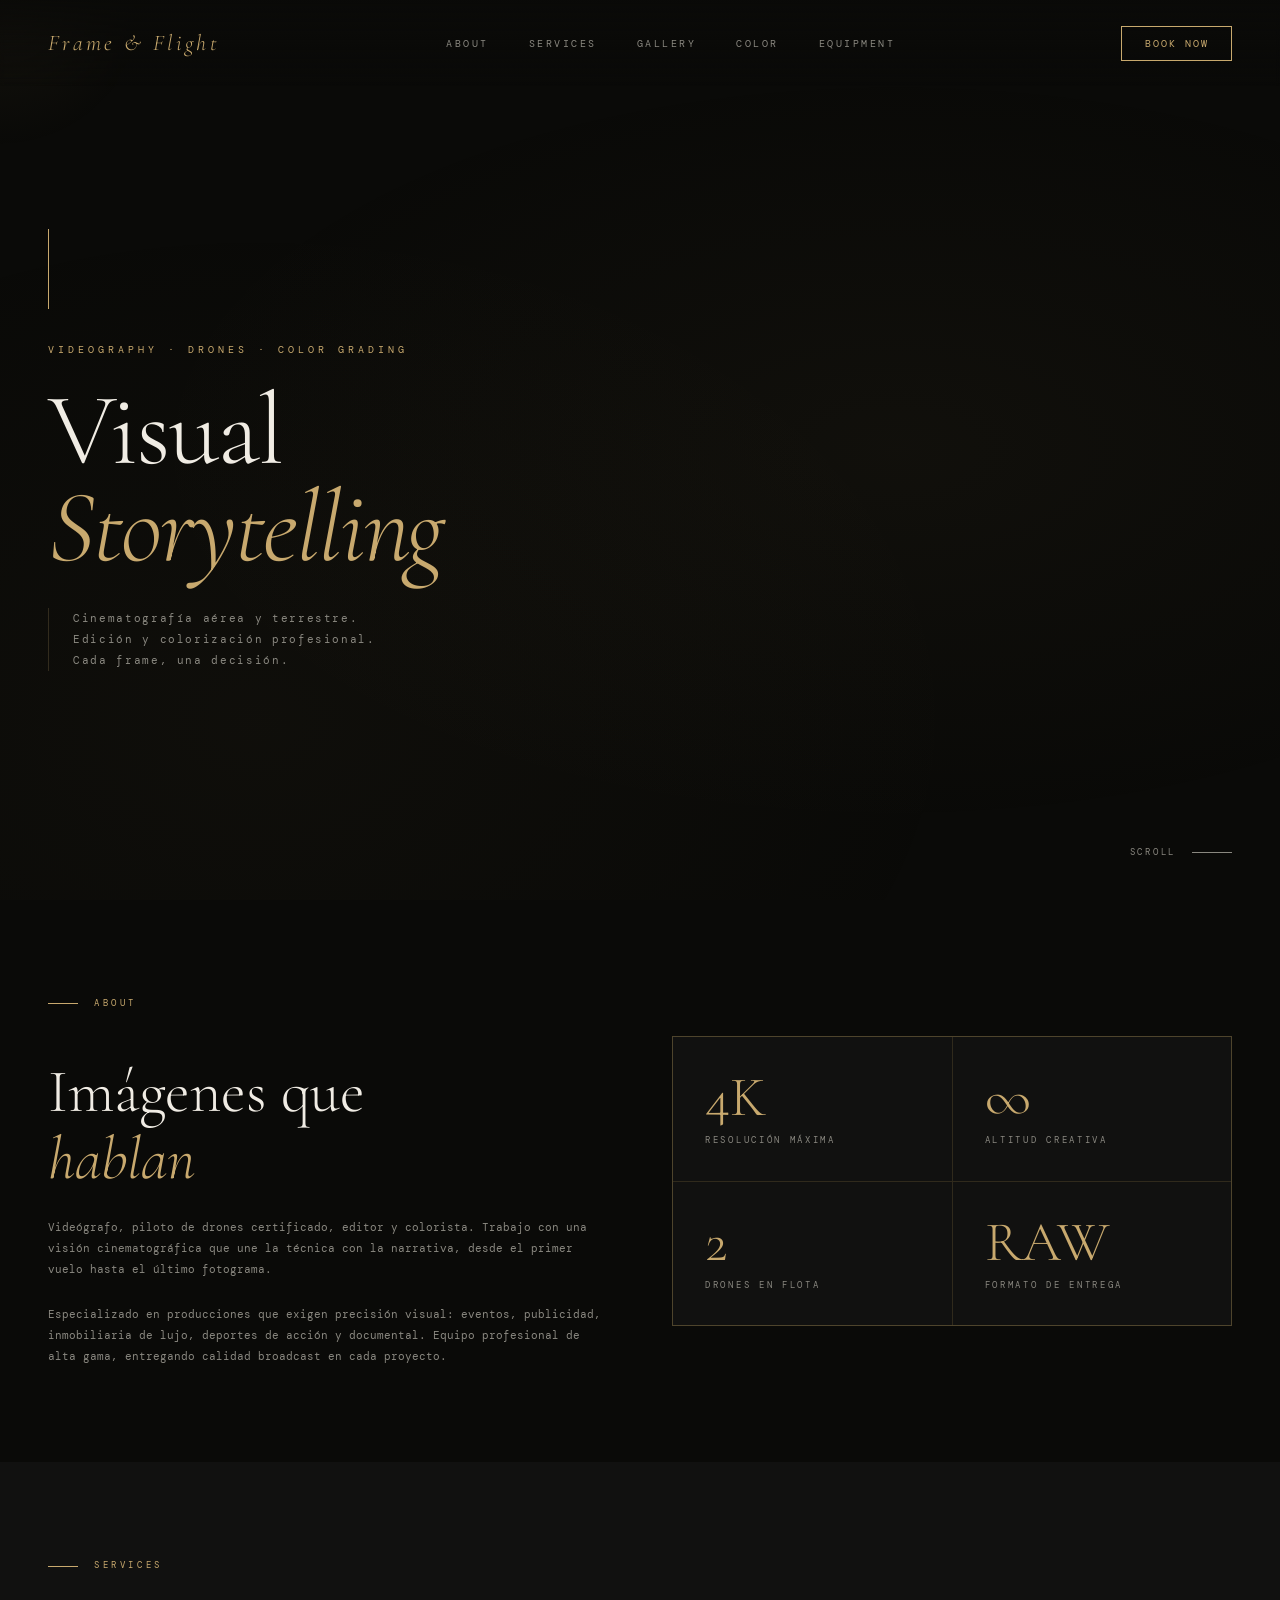
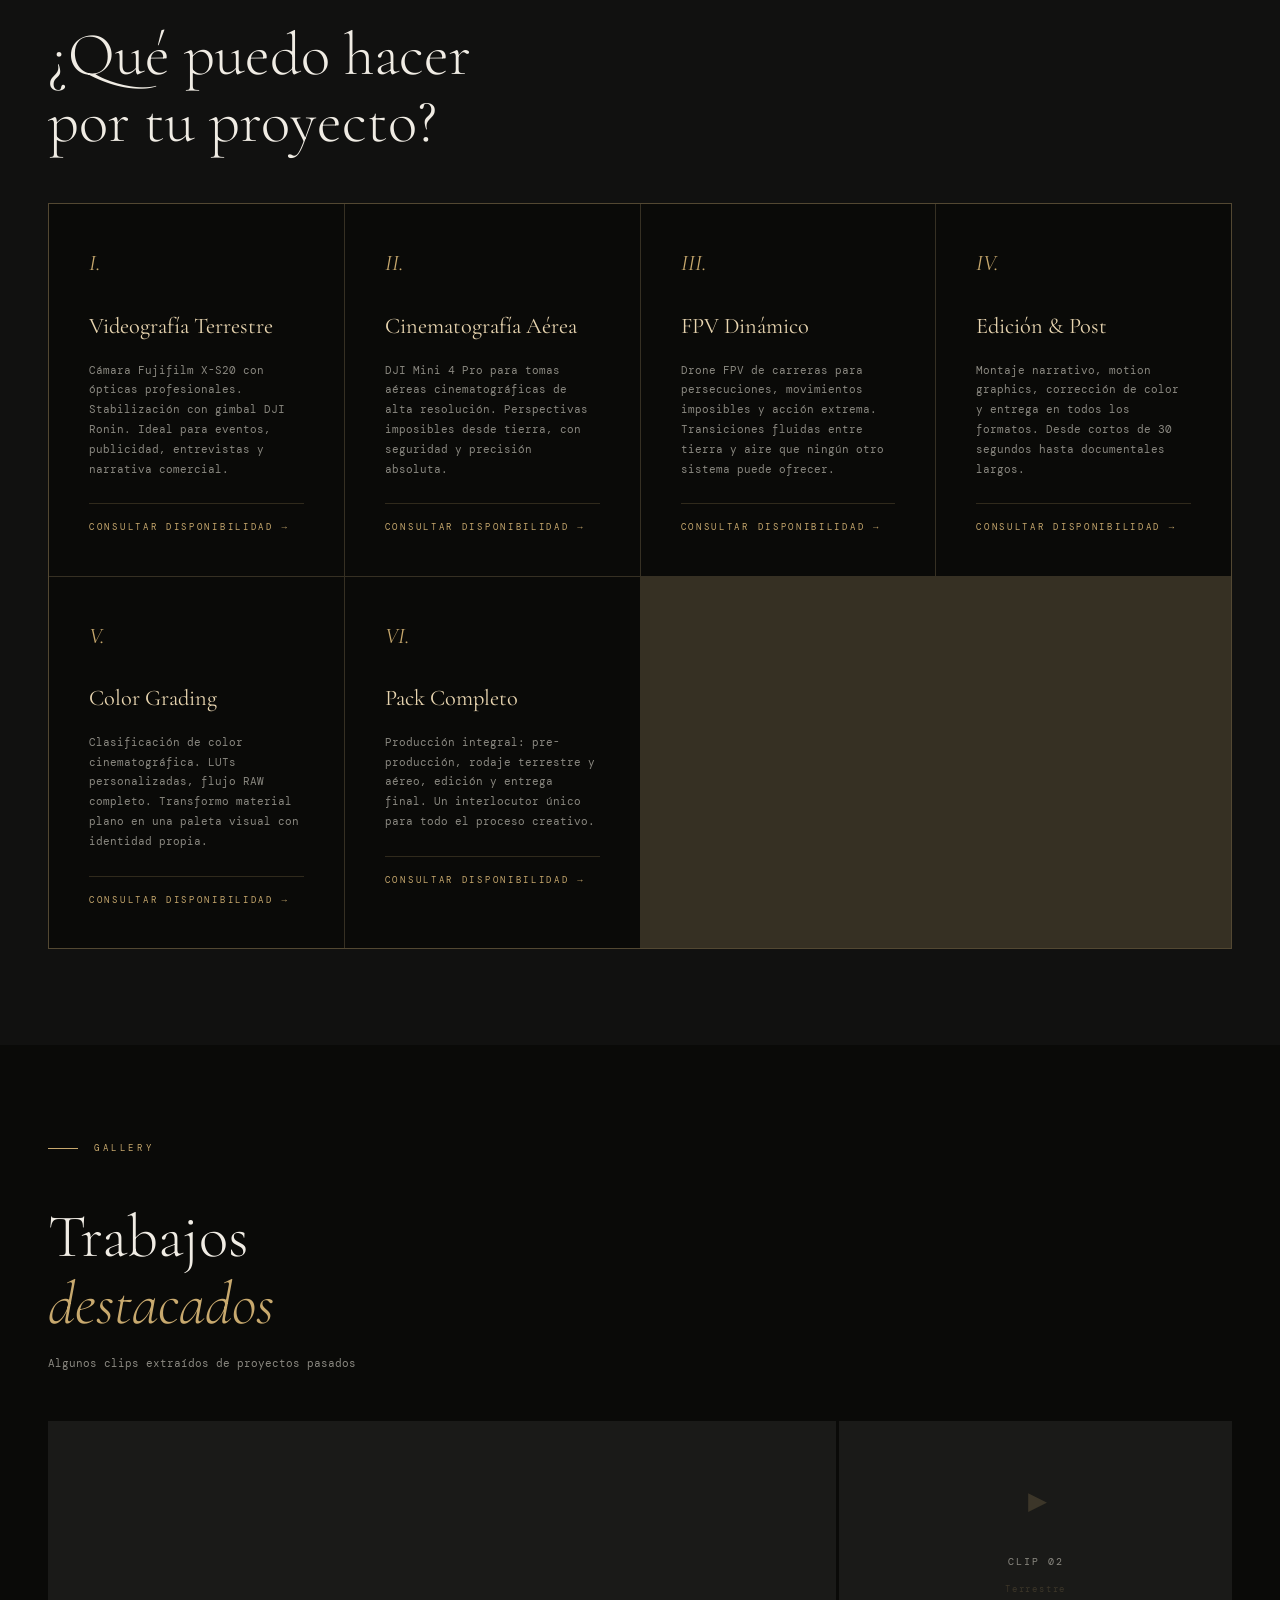
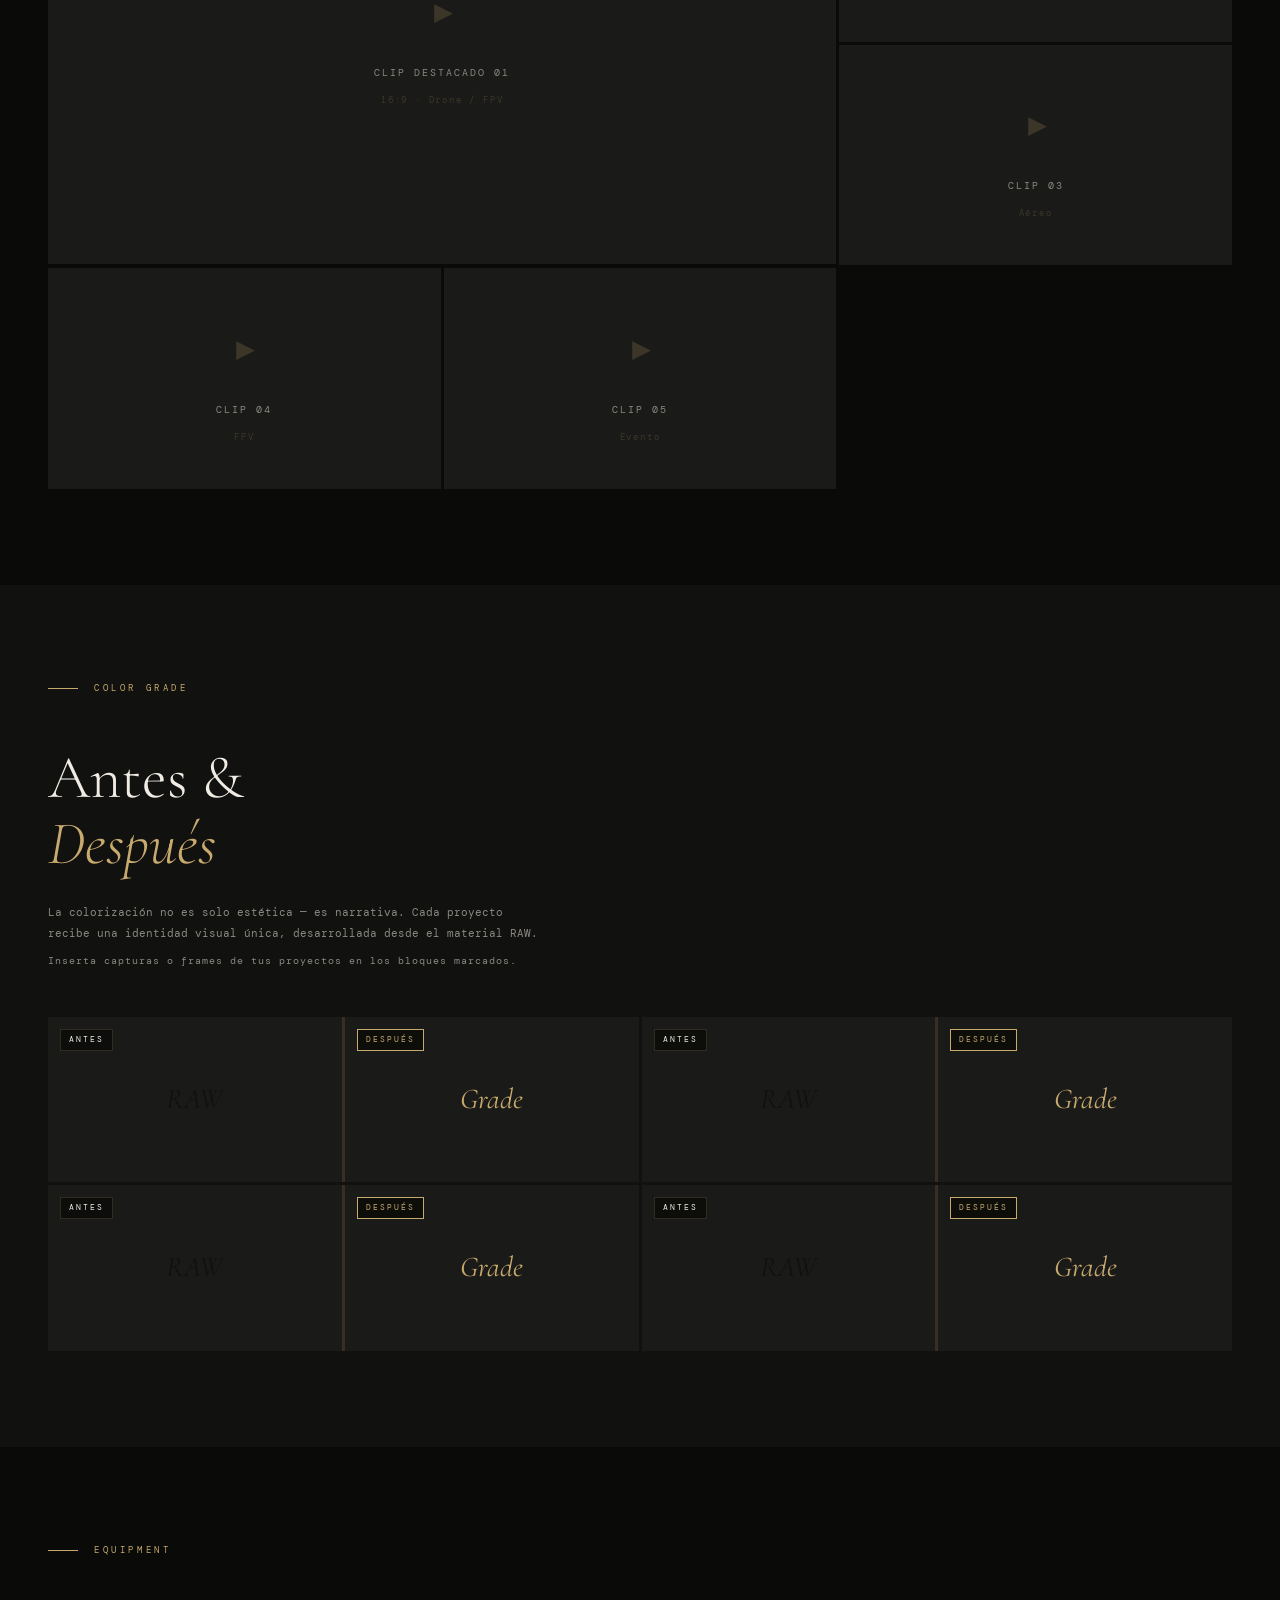
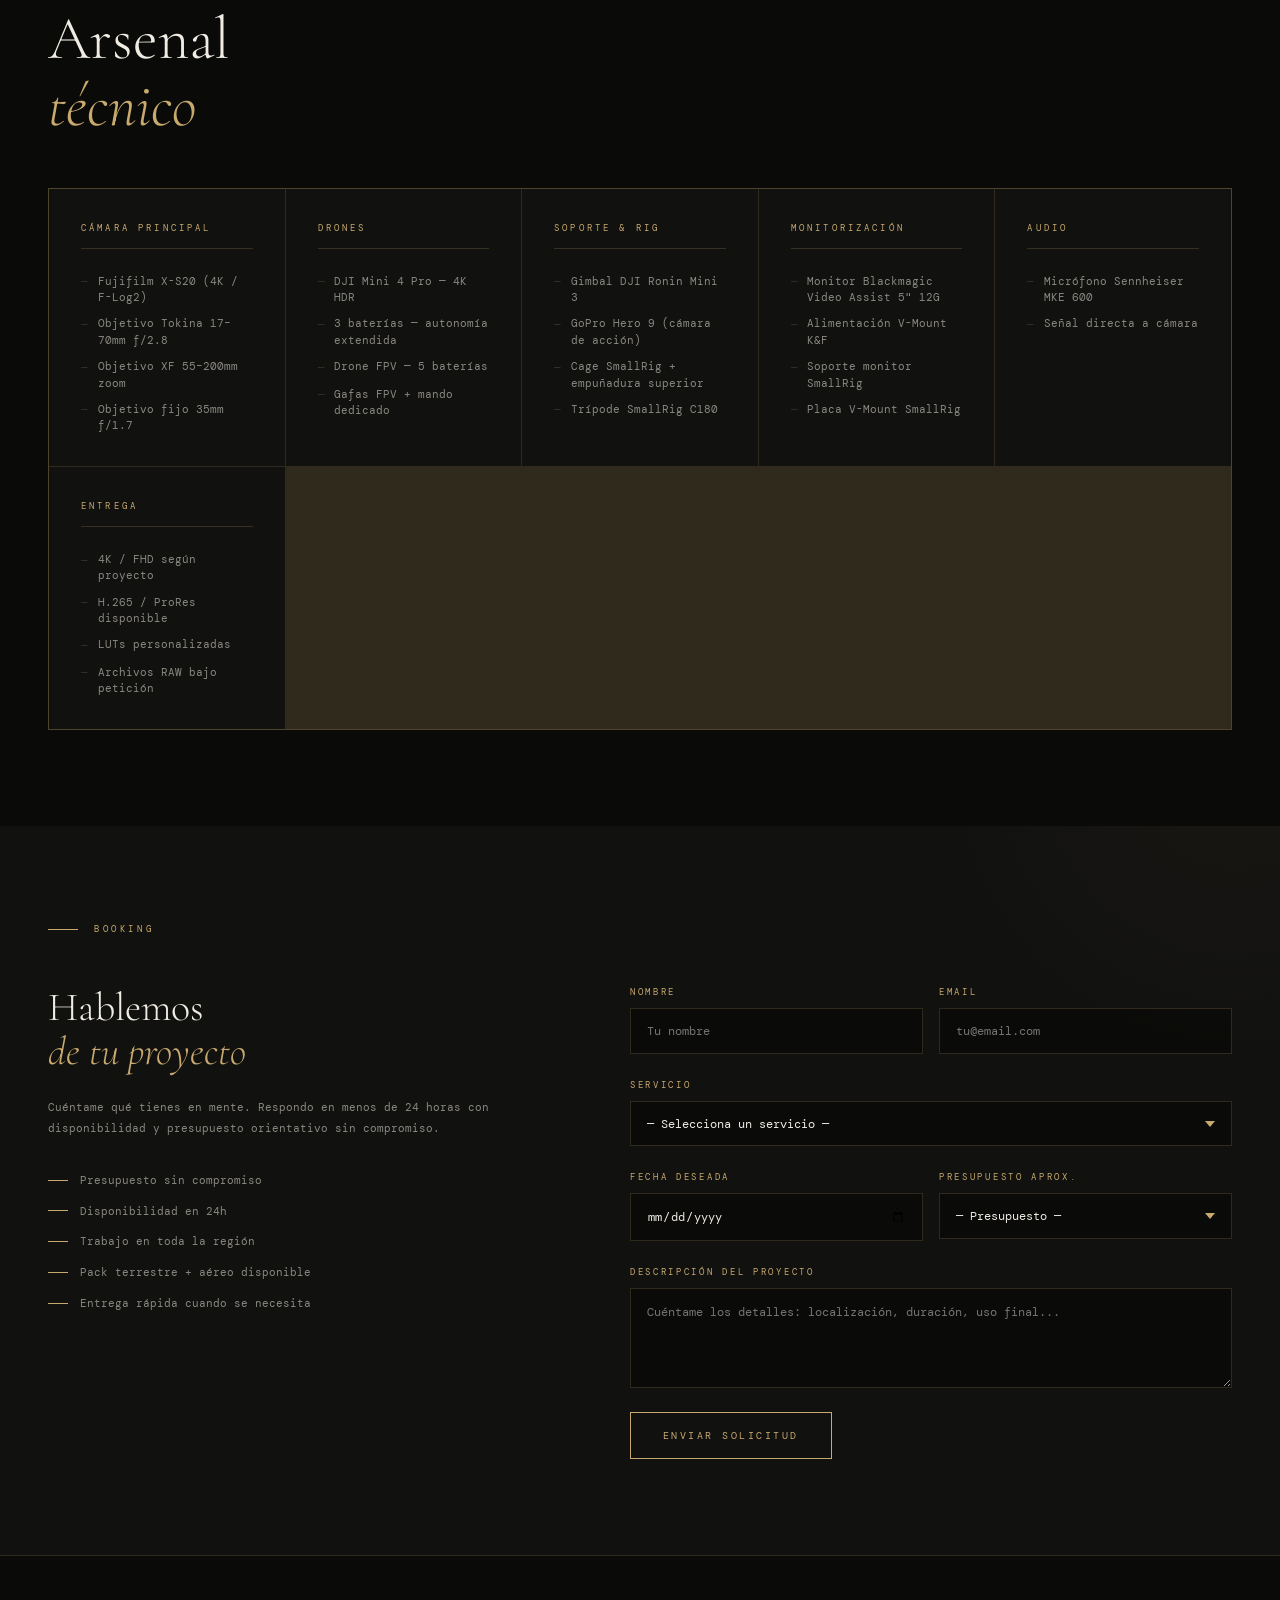
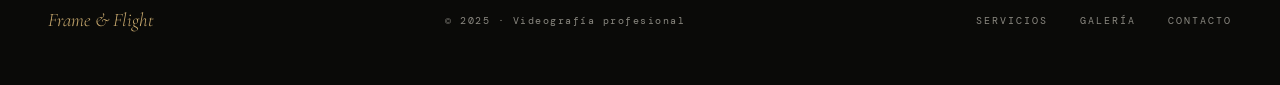
<file: .github/workflows/index.html>
<!DOCTYPE html>
<html lang="es">
<head>
<meta charset="UTF-8">
<meta name="viewport" content="width=device-width, initial-scale=1.0">
<title>Portfolio — Laurelli_Production</title>
<link rel="preconnect" href="https://fonts.googleapis.com">
<link href="https://fonts.googleapis.com/css2?family=Cormorant+Garamond:ital,wght@0,300;0,400;0,600;1,300;1,400&family=DM+Mono:wght@300;400&display=swap" rel="stylesheet">

<style>
  :root {
    --bg: #0a0a08;
    --surface: #111110;
    --surface2: #1a1a18;
    --accent: #c8a96e;
    --accent2: #e8d5b0;
    --text: #f0ece4;
    --muted: #8a8880;
    --border: rgba(200,169,110,0.2);
    --font-display: 'Cormorant Garamond', serif;
    --font-mono: 'DM Mono', monospace;
  }

  * { margin: 0; padding: 0; box-sizing: border-box; }

  html { scroll-behavior: smooth; }

  body {
    background: var(--bg);
    color: var(--text);
    font-family: var(--font-mono);
    font-size: 13px;
    line-height: 1.7;
    cursor: crosshair;
  }

  a { color: inherit; text-decoration: none; }

  /* NAV */
  nav {
    position: fixed;
    top: 0; left: 0; right: 0;
    z-index: 100;
    display: flex;
    justify-content: space-between;
    align-items: center;
    padding: 1.5rem 3rem;
    background: linear-gradient(to bottom, rgba(10,10,8,0.95), transparent);
    backdrop-filter: blur(2px);
  }

  .nav-logo {
    font-family: var(--font-display);
    font-size: 1.4rem;
    font-weight: 300;
    letter-spacing: 0.15em;
    color: var(--accent);
    font-style: italic;
  }

  .nav-links {
    display: flex;
    gap: 2.5rem;
    list-style: none;
  }

  .nav-links a {
    font-size: 10px;
    letter-spacing: 0.25em;
    text-transform: uppercase;
    color: var(--muted);
    transition: color 0.3s;
  }

  .nav-links a:hover { color: var(--accent); }

  .nav-cta {
    font-size: 10px;
    letter-spacing: 0.2em;
    text-transform: uppercase;
    border: 1px solid var(--accent);
    color: var(--accent);
    padding: 0.5rem 1.4rem;
    transition: all 0.3s;
    cursor: pointer;
  }

  .nav-cta:hover {
    background: var(--accent);
    color: var(--bg);
  }

  /* HERO */
  #hero {
    height: 100vh;
    display: flex;
    flex-direction: column;
    justify-content: center;
    align-items: flex-start;
    padding: 0 3rem;
    position: relative;
    overflow: hidden;
  }

  .hero-bg {
    position: absolute;
    inset: 0;
    background:
      radial-gradient(ellipse at 70% 50%, rgba(200,169,110,0.04) 0%, transparent 60%),
      radial-gradient(ellipse at 20% 80%, rgba(200,169,110,0.03) 0%, transparent 50%);
  }

  .hero-line {
    width: 1px;
    height: 80px;
    background: var(--accent);
    margin-bottom: 2rem;
    animation: growLine 1.5s ease forwards;
  }

  @keyframes growLine {
    from { height: 0; opacity: 0; }
    to { height: 80px; opacity: 1; }
  }

  .hero-eyebrow {
    font-size: 10px;
    letter-spacing: 0.4em;
    text-transform: uppercase;
    color: var(--accent);
    margin-bottom: 1.5rem;
    animation: fadeUp 1s ease 0.3s both;
  }

  .hero-title {
    font-family: var(--font-display);
    font-size: clamp(3.5rem, 8vw, 7rem);
    font-weight: 300;
    line-height: 0.95;
    letter-spacing: -0.02em;
    margin-bottom: 2rem;
    animation: fadeUp 1s ease 0.5s both;
  }

  .hero-title em {
    font-style: italic;
    color: var(--accent);
    display: block;
  }

  .hero-sub {
    color: var(--muted);
    font-size: 11px;
    letter-spacing: 0.15em;
    max-width: 340px;
    line-height: 1.9;
    animation: fadeUp 1s ease 0.7s both;
    border-left: 1px solid var(--border);
    padding-left: 1.5rem;
  }

  .hero-scroll {
    position: absolute;
    bottom: 2.5rem;
    right: 3rem;
    font-size: 9px;
    letter-spacing: 0.3em;
    text-transform: uppercase;
    color: var(--muted);
    display: flex;
    align-items: center;
    gap: 1rem;
    animation: fadeUp 1s ease 1s both;
  }

  .hero-scroll::after {
    content: '';
    display: block;
    width: 40px;
    height: 1px;
    background: var(--muted);
  }

  @keyframes fadeUp {
    from { opacity: 0; transform: translateY(20px); }
    to { opacity: 1; transform: translateY(0); }
  }

  /* SECTIONS */
  section {
    padding: 6rem 3rem;
  }

  .section-label {
    font-size: 9px;
    letter-spacing: 0.4em;
    text-transform: uppercase;
    color: var(--accent);
    margin-bottom: 3rem;
    display: flex;
    align-items: center;
    gap: 1rem;
  }

  .section-label::before {
    content: '';
    display: block;
    width: 30px;
    height: 1px;
    background: var(--accent);
  }

  .section-title {
    font-family: var(--font-display);
    font-size: clamp(2.2rem, 5vw, 3.8rem);
    font-weight: 300;
    line-height: 1.1;
    margin-bottom: 1.5rem;
  }

  /* ABOUT */
  #about {
    display: grid;
    grid-template-columns: 1fr 1fr;
    gap: 4rem;
    align-items: center;
  }

  .about-stats {
    display: grid;
    grid-template-columns: 1fr 1fr;
    gap: 1px;
    background: var(--border);
    border: 1px solid var(--border);
  }

  .stat {
    background: var(--surface);
    padding: 2rem;
  }

  .stat-num {
    font-family: var(--font-display);
    font-size: 3.5rem;
    font-weight: 300;
    color: var(--accent);
    line-height: 1;
    display: block;
  }

  .stat-label {
    font-size: 9px;
    letter-spacing: 0.3em;
    text-transform: uppercase;
    color: var(--muted);
    margin-top: 0.5rem;
    display: block;
  }

  /* SERVICES */
  #services {
    background: var(--surface);
  }

  .services-grid {
    display: grid;
    grid-template-columns: repeat(auto-fit, minmax(240px, 1fr));
    gap: 1px;
    background: var(--border);
    border: 1px solid var(--border);
    margin-top: 3rem;
  }

  .service-card {
    background: var(--bg);
    padding: 2.5rem;
    transition: background 0.3s;
    cursor: default;
  }

  .service-card:hover { background: var(--surface2); }

  .service-icon {
    font-size: 1.4rem;
    margin-bottom: 1.5rem;
    display: block;
    font-family: var(--font-display);
    color: var(--accent);
    font-style: italic;
  }

  .service-title {
    font-family: var(--font-display);
    font-size: 1.4rem;
    font-weight: 400;
    margin-bottom: 1rem;
    color: var(--accent2);
  }

  .service-desc {
    color: var(--muted);
    font-size: 11px;
    line-height: 1.8;
    margin-bottom: 1.5rem;
  }

  .service-price {
    font-size: 9px;
    letter-spacing: 0.3em;
    text-transform: uppercase;
    color: var(--accent);
    border-top: 1px solid var(--border);
    padding-top: 1rem;
  }

  /* GALLERY */
  #gallery .gallery-grid {
    display: grid;
    grid-template-columns: repeat(3, 1fr);
    gap: 3px;
    margin-top: 3rem;
  }

  .gallery-item {
    aspect-ratio: 16/9;
    background: var(--surface2);
    position: relative;
    overflow: hidden;
    cursor: pointer;
    group: true;
  }

  .gallery-item:first-child {
    grid-column: span 2;
    grid-row: span 2;
  }

  .gallery-placeholder {
    width: 100%;
    height: 100%;
    display: flex;
    flex-direction: column;
    align-items: center;
    justify-content: center;
    gap: 0.75rem;
    background: var(--surface2);
    transition: transform 0.5s ease;
  }

  .gallery-item:hover .gallery-placeholder {
    transform: scale(1.03);
  }

  .gallery-placeholder video {
    width: 100%;
    height: 100%;
    object-fit: cover;
    position: absolute;
    inset: 0;
  }

  .gallery-overlay {
    position: absolute;
    inset: 0;
    background: linear-gradient(to top, rgba(10,10,8,0.8) 0%, transparent 50%);
    display: flex;
    align-items: flex-end;
    padding: 1.5rem;
    opacity: 0;
    transition: opacity 0.3s;
  }

  .gallery-item:hover .gallery-overlay { opacity: 1; }

  .gallery-label {
    font-size: 9px;
    letter-spacing: 0.25em;
    text-transform: uppercase;
    color: var(--accent);
  }

  .gallery-empty {
    color: var(--muted);
    font-size: 10px;
    letter-spacing: 0.2em;
    text-transform: uppercase;
    text-align: center;
  }

  .gallery-empty-icon {
    font-family: var(--font-display);
    font-size: 2.5rem;
    color: var(--border);
    display: block;
    margin-bottom: 0.5rem;
    font-style: italic;
  }

  /* COLOR GRADE */
  #colorgrade {
    background: var(--surface);
  }

  .compare-grid {
    display: grid;
    grid-template-columns: 1fr 1fr;
    gap: 3px;
    margin-top: 3rem;
  }

  .compare-pair {
    background: var(--border);
    display: grid;
    grid-template-columns: 1fr 1fr;
    gap: 3px;
  }

  .compare-frame {
    aspect-ratio: 16/9;
    background: var(--surface2);
    position: relative;
    display: flex;
    align-items: center;
    justify-content: center;
    overflow: hidden;
  }

  .compare-badge {
    position: absolute;
    top: 0.75rem;
    left: 0.75rem;
    font-size: 8px;
    letter-spacing: 0.25em;
    text-transform: uppercase;
    padding: 3px 8px;
    background: rgba(10,10,8,0.8);
    border: 1px solid var(--border);
  }

  .compare-badge.after { border-color: var(--accent); color: var(--accent); }

  .frame-icon {
    font-family: var(--font-display);
    font-size: 1.8rem;
    font-style: italic;
    color: var(--surface);
  }

  /* EQUIPMENT */
  #equipment {
    background: var(--bg);
  }

  .equipment-grid {
    display: grid;
    grid-template-columns: repeat(auto-fit, minmax(200px, 1fr));
    gap: 1px;
    background: var(--border);
    border: 1px solid var(--border);
    margin-top: 3rem;
  }

  .equip-category {
    background: var(--surface);
    padding: 2rem;
  }

  .equip-cat-title {
    font-size: 9px;
    letter-spacing: 0.35em;
    text-transform: uppercase;
    color: var(--accent);
    margin-bottom: 1.5rem;
    padding-bottom: 0.75rem;
    border-bottom: 1px solid var(--border);
  }

  .equip-list {
    list-style: none;
    display: flex;
    flex-direction: column;
    gap: 0.6rem;
  }

  .equip-list li {
    font-size: 11px;
    color: var(--muted);
    display: flex;
    align-items: flex-start;
    gap: 0.6rem;
    line-height: 1.5;
  }

  .equip-list li::before {
    content: '—';
    color: var(--border);
    flex-shrink: 0;
    margin-top: 0.1rem;
  }

  /* BOOKING */
  #booking {
    background: var(--surface);
    position: relative;
    overflow: hidden;
  }

  #booking::before {
    content: '';
    position: absolute;
    top: -50%;
    right: -20%;
    width: 600px;
    height: 600px;
    border-radius: 50%;
    background: radial-gradient(circle, rgba(200,169,110,0.04) 0%, transparent 70%);
    pointer-events: none;
  }

  .booking-layout {
    display: grid;
    grid-template-columns: 1fr 1.2fr;
    gap: 5rem;
    align-items: start;
  }

  .booking-info p {
    color: var(--muted);
    font-size: 11px;
    line-height: 1.9;
    margin-bottom: 2rem;
  }

  .booking-info ul {
    list-style: none;
    display: flex;
    flex-direction: column;
    gap: 0.75rem;
  }

  .booking-info li {
    font-size: 11px;
    color: var(--muted);
    display: flex;
    align-items: center;
    gap: 0.75rem;
  }

  .booking-info li::before {
    content: '';
    width: 20px;
    height: 1px;
    background: var(--accent);
    flex-shrink: 0;
  }

  .booking-form {
    display: flex;
    flex-direction: column;
    gap: 1.5rem;
  }

  .form-group {
    display: flex;
    flex-direction: column;
    gap: 0.5rem;
  }

  .form-group label {
    font-size: 9px;
    letter-spacing: 0.3em;
    text-transform: uppercase;
    color: var(--accent);
  }

  .form-group input,
  .form-group select,
  .form-group textarea {
    background: var(--bg);
    border: 1px solid var(--border);
    color: var(--text);
    padding: 0.85rem 1rem;
    font-family: var(--font-mono);
    font-size: 12px;
    outline: none;
    transition: border-color 0.3s;
    appearance: none;
    -webkit-appearance: none;
  }

  .form-group select {
    background-image: url("data:image/svg+xml,%3Csvg xmlns='http://www.w3.org/2000/svg' width='10' height='6' viewBox='0 0 10 6'%3E%3Cpath d='M0 0l5 6 5-6z' fill='%23c8a96e'/%3E%3C/svg%3E");
    background-repeat: no-repeat;
    background-position: right 1rem center;
    padding-right: 2.5rem;
  }

  .form-group select option {
    background: var(--bg);
    color: var(--text);
  }

  .form-group input:focus,
  .form-group select:focus,
  .form-group textarea:focus {
    border-color: var(--accent);
  }

  .form-group textarea {
    resize: vertical;
    min-height: 100px;
    line-height: 1.7;
  }

  .form-row {
    display: grid;
    grid-template-columns: 1fr 1fr;
    gap: 1rem;
  }

  .btn-submit {
    background: transparent;
    border: 1px solid var(--accent);
    color: var(--accent);
    padding: 1rem 2rem;
    font-family: var(--font-mono);
    font-size: 10px;
    letter-spacing: 0.25em;
    text-transform: uppercase;
    cursor: pointer;
    transition: all 0.3s;
    align-self: flex-start;
  }

  .btn-submit:hover {
    background: var(--accent);
    color: var(--bg);
  }

  /* FOOTER */
  footer {
    padding: 3rem;
    border-top: 1px solid var(--border);
    display: flex;
    justify-content: space-between;
    align-items: center;
  }

  footer .foot-logo {
    font-family: var(--font-display);
    font-size: 1.2rem;
    font-weight: 300;
    font-style: italic;
    color: var(--accent);
  }

  footer p {
    font-size: 10px;
    color: var(--muted);
    letter-spacing: 0.15em;
  }

  footer nav {
    position: static;
    padding: 0;
    background: transparent;
    backdrop-filter: none;
    gap: 2rem;
  }

  footer nav a {
    font-size: 10px;
    letter-spacing: 0.2em;
    text-transform: uppercase;
    color: var(--muted);
    transition: color 0.3s;
  }

  footer nav a:hover { color: var(--accent); }

  /* MODAL */
  .modal-overlay {
    display: none;
    position: fixed;
    inset: 0;
    background: rgba(10,10,8,0.92);
    z-index: 200;
    align-items: center;
    justify-content: center;
    backdrop-filter: blur(4px);
  }

  .modal-overlay.open { display: flex; }

  .modal {
    background: var(--surface);
    border: 1px solid var(--border);
    max-width: 480px;
    width: 90%;
    padding: 3rem;
    position: relative;
    animation: fadeUp 0.3s ease;
  }

  .modal h3 {
    font-family: var(--font-display);
    font-size: 1.8rem;
    font-weight: 300;
    color: var(--accent2);
    margin-bottom: 0.75rem;
  }

  .modal p {
    color: var(--muted);
    font-size: 11px;
    line-height: 1.8;
    margin-bottom: 2rem;
  }

  .modal-close {
    position: absolute;
    top: 1.5rem;
    right: 1.5rem;
    background: none;
    border: none;
    color: var(--muted);
    font-size: 1.2rem;
    cursor: pointer;
    font-family: var(--font-mono);
    transition: color 0.3s;
  }

  .modal-close:hover { color: var(--accent); }

  .success-msg {
    display: none;
    align-items: center;
    gap: 1rem;
    padding: 1rem 1.25rem;
    border: 1px solid var(--accent);
    font-size: 11px;
    color: var(--accent);
    letter-spacing: 0.1em;
    margin-top: 1rem;
  }

  .success-msg.show { display: flex; }

  /* RESPONSIVE */
  @media (max-width: 900px) {
    nav { padding: 1.25rem 1.5rem; }
    .nav-links { display: none; }
    section { padding: 4rem 1.5rem; }
    #about { grid-template-columns: 1fr; }
    .gallery-grid { grid-template-columns: 1fr 1fr !important; }
    .gallery-item:first-child { grid-column: span 2; grid-row: span 1; }
    .compare-grid { grid-template-columns: 1fr; }
    .booking-layout { grid-template-columns: 1fr; gap: 3rem; }
    .form-row { grid-template-columns: 1fr; }
    footer { flex-direction: column; gap: 1.5rem; text-align: center; }
  }

  /* CURSOR GLOW */
  .cursor-glow {
    position: fixed;
    width: 300px;
    height: 300px;
    background: radial-gradient(circle, rgba(200,169,110,0.06) 0%, transparent 70%);
    border-radius: 50%;
    pointer-events: none;
    transform: translate(-50%, -50%);
    z-index: 0;
    transition: opacity 0.3s;
  }
</style>
</head>
<body>

<div class="cursor-glow" id="cursorGlow"></div>

<!-- NAV -->
<nav>
  <div class="nav-logo">Frame & Flight</div>
  <ul class="nav-links">
    <li><a href="#about">About</a></li>
    <li><a href="#services">Services</a></li>
    <li><a href="#gallery">Gallery</a></li>
    <li><a href="#colorgrade">Color</a></li>
    <li><a href="#equipment">Equipment</a></li>
  </ul>
  <a href="#booking" class="nav-cta">Book Now</a>
</nav>

<!-- HERO -->
<section id="hero">
  <div class="hero-bg"></div>
  <div class="hero-line"></div>
  <div class="hero-eyebrow">Videography · Drones · Color Grading</div>
  <h1 class="hero-title">
    Visual<br>
    <em>Storytelling</em>
  </h1>
  <p class="hero-sub">
    Cinematografía aérea y terrestre.<br>
    Edición y colorización profesional.<br>
    Cada frame, una decisión.
  </p>
  <div class="hero-scroll">Scroll</div>
</section>

<!-- ABOUT -->
<section id="about">
  <div>
    <div class="section-label">About</div>
    <h2 class="section-title">Imágenes que<br><em style="font-style:italic; color:var(--accent)">hablan</em></h2>
    <p style="color:var(--muted); font-size:11px; line-height:1.9; margin-bottom:1.5rem;">
      Videógrafo, piloto de drones certificado, editor y colorista. Trabajo con una visión cinematográfica que une la técnica con la narrativa, desde el primer vuelo hasta el último fotograma.
    </p>
    <p style="color:var(--muted); font-size:11px; line-height:1.9;">
      Especializado en producciones que exigen precisión visual: eventos, publicidad, inmobiliaria de lujo, deportes de acción y documental. Equipo profesional de alta gama, entregando calidad broadcast en cada proyecto.
    </p>
  </div>
  <div class="about-stats">
    <div class="stat">
      <span class="stat-num">4K</span>
      <span class="stat-label">Resolución máxima</span>
    </div>
    <div class="stat">
      <span class="stat-num">∞</span>
      <span class="stat-label">Altitud creativa</span>
    </div>
    <div class="stat">
      <span class="stat-num">2</span>
      <span class="stat-label">Drones en flota</span>
    </div>
    <div class="stat">
      <span class="stat-num">RAW</span>
      <span class="stat-label">Formato de entrega</span>
    </div>
  </div>
</section>

<!-- SERVICES -->
<section id="services">
  <div class="section-label">Services</div>
  <h2 class="section-title">¿Qué puedo hacer<br>por tu proyecto?</h2>

  <div class="services-grid">
    <div class="service-card">
      <span class="service-icon">I.</span>
      <div class="service-title">Videografía Terrestre</div>
      <p class="service-desc">Cámara Fujifilm X-S20 con ópticas profesionales. Stabilización con gimbal DJI Ronin. Ideal para eventos, publicidad, entrevistas y narrativa comercial.</p>
      <div class="service-price">Consultar disponibilidad →</div>
    </div>
    <div class="service-card">
      <span class="service-icon">II.</span>
      <div class="service-title">Cinematografía Aérea</div>
      <p class="service-desc">DJI Mini 4 Pro para tomas aéreas cinematográficas de alta resolución. Perspectivas imposibles desde tierra, con seguridad y precisión absoluta.</p>
      <div class="service-price">Consultar disponibilidad →</div>
    </div>
    <div class="service-card">
      <span class="service-icon">III.</span>
      <div class="service-title">FPV Dinámico</div>
      <p class="service-desc">Drone FPV de carreras para persecuciones, movimientos imposibles y acción extrema. Transiciones fluidas entre tierra y aire que ningún otro sistema puede ofrecer.</p>
      <div class="service-price">Consultar disponibilidad →</div>
    </div>
    <div class="service-card">
      <span class="service-icon">IV.</span>
      <div class="service-title">Edición & Post</div>
      <p class="service-desc">Montaje narrativo, motion graphics, corrección de color y entrega en todos los formatos. Desde cortos de 30 segundos hasta documentales largos.</p>
      <div class="service-price">Consultar disponibilidad →</div>
    </div>
    <div class="service-card">
      <span class="service-icon">V.</span>
      <div class="service-title">Color Grading</div>
      <p class="service-desc">Clasificación de color cinematográfica. LUTs personalizadas, flujo RAW completo. Transformo material plano en una paleta visual con identidad propia.</p>
      <div class="service-price">Consultar disponibilidad →</div>
    </div>
    <div class="service-card">
      <span class="service-icon">VI.</span>
      <div class="service-title">Pack Completo</div>
      <p class="service-desc">Producción integral: pre-producción, rodaje terrestre y aéreo, edición y entrega final. Un interlocutor único para todo el proceso creativo.</p>
      <div class="service-price">Consultar disponibilidad →</div>
    </div>
  </div>
</section>

<!-- GALLERY -->
<section id="gallery">
  <div class="section-label">Gallery</div>
  <h2 class="section-title">Trabajos<br><em style="font-style:italic; color:var(--accent)">destacados</em></h2>
  <p style="color:var(--muted); font-size:11px; margin-bottom:0; margin-top:-0.5rem;">Algunos clips extraídos de proyectos pasados</p>

  <div class="gallery-grid">
    <div class="gallery-item">
      <div class="gallery-placeholder">
        <span class="gallery-empty-icon">▶</span>
        <span class="gallery-empty">Clip destacado 01</span>
        <span style="font-size:9px; color:var(--border); letter-spacing:0.2em;">16:9 · Drone / FPV</span>
      </div>
      <div class="gallery-overlay"><span class="gallery-label">Título del proyecto</span></div>
    </div>
    <div class="gallery-item">
      <div class="gallery-placeholder">
        <span class="gallery-empty-icon">▶</span>
        <span class="gallery-empty">Clip 02</span>
        <span style="font-size:9px; color:var(--border); letter-spacing:0.2em;">Terrestre</span>
      </div>
      <div class="gallery-overlay"><span class="gallery-label">Título del proyecto</span></div>
    </div>
    <div class="gallery-item">
      <div class="gallery-placeholder">
        <span class="gallery-empty-icon">▶</span>
        <span class="gallery-empty">Clip 03</span>
        <span style="font-size:9px; color:var(--border); letter-spacing:0.2em;">Aéreo</span>
      </div>
      <div class="gallery-overlay"><span class="gallery-label">Título del proyecto</span></div>
    </div>
    <div class="gallery-item">
      <div class="gallery-placeholder">
        <span class="gallery-empty-icon">▶</span>
        <span class="gallery-empty">Clip 04</span>
        <span style="font-size:9px; color:var(--border); letter-spacing:0.2em;">FPV</span>
      </div>
      <div class="gallery-overlay"><span class="gallery-label">Título del proyecto</span></div>
    </div>
    <div class="gallery-item">
      <div class="gallery-placeholder">
        <span class="gallery-empty-icon">▶</span>
        <span class="gallery-empty">Clip 05</span>
        <span style="font-size:9px; color:var(--border); letter-spacing:0.2em;">Evento</span>
      </div>
      <div class="gallery-overlay"><span class="gallery-label">Título del proyecto</span></div>
    </div>
  </div>
</section>

<!-- COLOR GRADE -->
<section id="colorgrade">
  <div class="section-label">Color Grade</div>
  <h2 class="section-title">Antes &<br><em style="font-style:italic; color:var(--accent)">Después</em></h2>
  <p style="color:var(--muted); font-size:11px; line-height:1.9; margin-bottom:0.5rem; max-width:500px;">
    La colorización no es solo estética — es narrativa. Cada proyecto recibe una identidad visual única, desarrollada desde el material RAW.
  </p>
  <p style="color:var(--muted); font-size:10px; letter-spacing:0.1em; margin-bottom:0;">Inserta capturas o frames de tus proyectos en los bloques marcados.</p>

  <div class="compare-grid">
    <div class="compare-pair">
      <div class="compare-frame">
        <span class="frame-icon">RAW</span>
        <span class="compare-badge">Antes</span>
      </div>
      <div class="compare-frame">
        <span class="frame-icon" style="color:var(--accent);">Grade</span>
        <span class="compare-badge after">Después</span>
      </div>
    </div>
    <div class="compare-pair">
      <div class="compare-frame">
        <span class="frame-icon">RAW</span>
        <span class="compare-badge">Antes</span>
      </div>
      <div class="compare-frame">
        <span class="frame-icon" style="color:var(--accent);">Grade</span>
        <span class="compare-badge after">Después</span>
      </div>
    </div>
    <div class="compare-pair">
      <div class="compare-frame">
        <span class="frame-icon">RAW</span>
        <span class="compare-badge">Antes</span>
      </div>
      <div class="compare-frame">
        <span class="frame-icon" style="color:var(--accent);">Grade</span>
        <span class="compare-badge after">Después</span>
      </div>
    </div>
    <div class="compare-pair">
      <div class="compare-frame">
        <span class="frame-icon">RAW</span>
        <span class="compare-badge">Antes</span>
      </div>
      <div class="compare-frame">
        <span class="frame-icon" style="color:var(--accent);">Grade</span>
        <span class="compare-badge after">Después</span>
      </div>
    </div>
  </div>
</section>

<!-- EQUIPMENT -->
<section id="equipment">
  <div class="section-label">Equipment</div>
  <h2 class="section-title">Arsenal<br><em style="font-style:italic; color:var(--accent)">técnico</em></h2>

  <div class="equipment-grid">
    <div class="equip-category">
      <div class="equip-cat-title">Cámara Principal</div>
      <ul class="equip-list">
        <li>Fujifilm X-S20 (4K / F-Log2)</li>
        <li>Objetivo Tokina 17–70mm f/2.8</li>
        <li>Objetivo XF 55–200mm zoom</li>
        <li>Objetivo fijo 35mm f/1.7</li>
      </ul>
    </div>
    <div class="equip-category">
      <div class="equip-cat-title">Drones</div>
      <ul class="equip-list">
        <li>DJI Mini 4 Pro — 4K HDR</li>
        <li>3 baterías — autonomía extendida</li>
        <li>Drone FPV — 5 baterías</li>
        <li>Gafas FPV + mando dedicado</li>
      </ul>
    </div>
    <div class="equip-category">
      <div class="equip-cat-title">Soporte & Rig</div>
      <ul class="equip-list">
        <li>Gimbal DJI Ronin Mini 3</li>
        <li>GoPro Hero 9 (cámara de acción)</li>
        <li>Cage SmallRig + empuñadura superior</li>
        <li>Trípode SmallRig C180</li>
      </ul>
    </div>
    <div class="equip-category">
      <div class="equip-cat-title">Monitorización</div>
      <ul class="equip-list">
        <li>Monitor Blackmagic Video Assist 5" 12G</li>
        <li>Alimentación V-Mount K&F</li>
        <li>Soporte monitor SmallRig</li>
        <li>Placa V-Mount SmallRig</li>
      </ul>
    </div>
    <div class="equip-category">
      <div class="equip-cat-title">Audio</div>
      <ul class="equip-list">
        <li>Micrófono Sennheiser MKE 600</li>
        <li>Señal directa a cámara</li>
      </ul>
    </div>
    <div class="equip-category">
      <div class="equip-cat-title">Entrega</div>
      <ul class="equip-list">
        <li>4K / FHD según proyecto</li>
        <li>H.265 / ProRes disponible</li>
        <li>LUTs personalizadas</li>
        <li>Archivos RAW bajo petición</li>
      </ul>
    </div>
  </div>
</section>

<!-- BOOKING -->
<section id="booking">
  <div class="section-label">Booking</div>
  <div class="booking-layout">
    <div class="booking-info">
      <h2 class="section-title" style="font-size:2.5rem;">Hablemos<br><em style="font-style:italic; color:var(--accent)">de tu proyecto</em></h2>
      <p>Cuéntame qué tienes en mente. Respondo en menos de 24 horas con disponibilidad y presupuesto orientativo sin compromiso.</p>
      <ul>
        <li>Presupuesto sin compromiso</li>
        <li>Disponibilidad en 24h</li>
        <li>Trabajo en toda la región</li>
        <li>Pack terrestre + aéreo disponible</li>
        <li>Entrega rápida cuando se necesita</li>
      </ul>
    </div>
    <div class="booking-form" id="bookingForm">
      <div class="form-row">
        <div class="form-group">
          <label>Nombre</label>
          <input type="text" placeholder="Tu nombre" id="f-name">
        </div>
        <div class="form-group">
          <label>Email</label>
          <input type="email" placeholder="tu@email.com" id="f-email">
        </div>
      </div>
      <div class="form-group">
        <label>Servicio</label>
        <select id="f-service">
          <option value="">— Selecciona un servicio —</option>
          <option>Videografía Terrestre</option>
          <option>Cinematografía Aérea (Mini 4 Pro)</option>
          <option>FPV Dinámico</option>
          <option>Edición & Post-producción</option>
          <option>Color Grading</option>
          <option>Pack Producción Completa</option>
        </select>
      </div>
      <div class="form-row">
        <div class="form-group">
          <label>Fecha deseada</label>
          <input type="date" id="f-date">
        </div>
        <div class="form-group">
          <label>Presupuesto aprox.</label>
          <select id="f-budget">
            <option value="">— Presupuesto —</option>
            <option>< 500 €</option>
            <option>500 – 1.000 €</option>
            <option>1.000 – 2.500 €</option>
            <option>2.500 – 5.000 €</option>
            <option>> 5.000 €</option>
          </select>
        </div>
      </div>
      <div class="form-group">
        <label>Descripción del proyecto</label>
        <textarea placeholder="Cuéntame los detalles: localización, duración, uso final..." id="f-msg"></textarea>
      </div>
      <button class="btn-submit" onclick="submitForm()">Enviar solicitud</button>
      <div class="success-msg" id="successMsg">
        <span style="color:var(--accent); font-size:1.2rem; font-family:var(--font-display); font-style:italic;">✓</span>
        Solicitud enviada — te respondo en menos de 24 horas.
      </div>
    </div>
  </div>
</section>

<!-- FOOTER -->
<footer>
  <div class="foot-logo">Frame & Flight</div>
  <p>© 2025 · Videografía profesional</p>
  <nav>
    <a href="#services">Servicios</a>
    <a href="#gallery">Galería</a>
    <a href="#booking">Contacto</a>
  </nav>
</footer>

<!-- MODAL -->
<div class="modal-overlay" id="modal">
  <div class="modal">
    <button class="modal-close" onclick="closeModal()">✕</button>
    <h3>Reserva enviada</h3>
    <p>Gracias por contactar. Revisaré tu solicitud y te responderé con disponibilidad y presupuesto orientativo en menos de 24 horas.</p>
    <button class="btn-submit" onclick="closeModal()">Cerrar</button>
  </div>
</div>

<script>
  document.addEventListener('mousemove', (e) => {
    const glow = document.getElementById('cursorGlow');
    glow.style.left = e.clientX + 'px';
    glow.style.top = e.clientY + 'px';
  });

  function submitForm() {
    const name = document.getElementById('f-name').value.trim();
    const email = document.getElementById('f-email').value.trim();
    const service = document.getElementById('f-service').value;

    if (!name || !email || !service) {
      alert('Por favor completa los campos obligatorios: nombre, email y servicio.');
      return;
    }

    document.getElementById('successMsg').classList.add('show');
    document.getElementById('modal').classList.add('open');
    document.getElementById('bookingForm').reset();
    document.getElementById('successMsg').classList.remove('show');
  }

  function closeModal() {
    document.getElementById('modal').classList.remove('open');
  }

  document.getElementById('modal').addEventListener('click', function(e) {
    if (e.target === this) closeModal();
  });

  const observer = new IntersectionObserver((entries) => {
    entries.forEach(entry => {
      if (entry.isIntersecting) {
        entry.target.style.opacity = '1';
        entry.target.style.transform = 'translateY(0)';
      }
    });
  }, { threshold: 0.1 });

  document.querySelectorAll('.service-card, .equip-category, .stat').forEach(el => {
    el.style.opacity = '0';
    el.style.transform = 'translateY(20px)';
    el.style.transition = 'opacity 0.6s ease, transform 0.6s ease';
    observer.observe(el);
  });
</script>
</body>
</html>
</file>
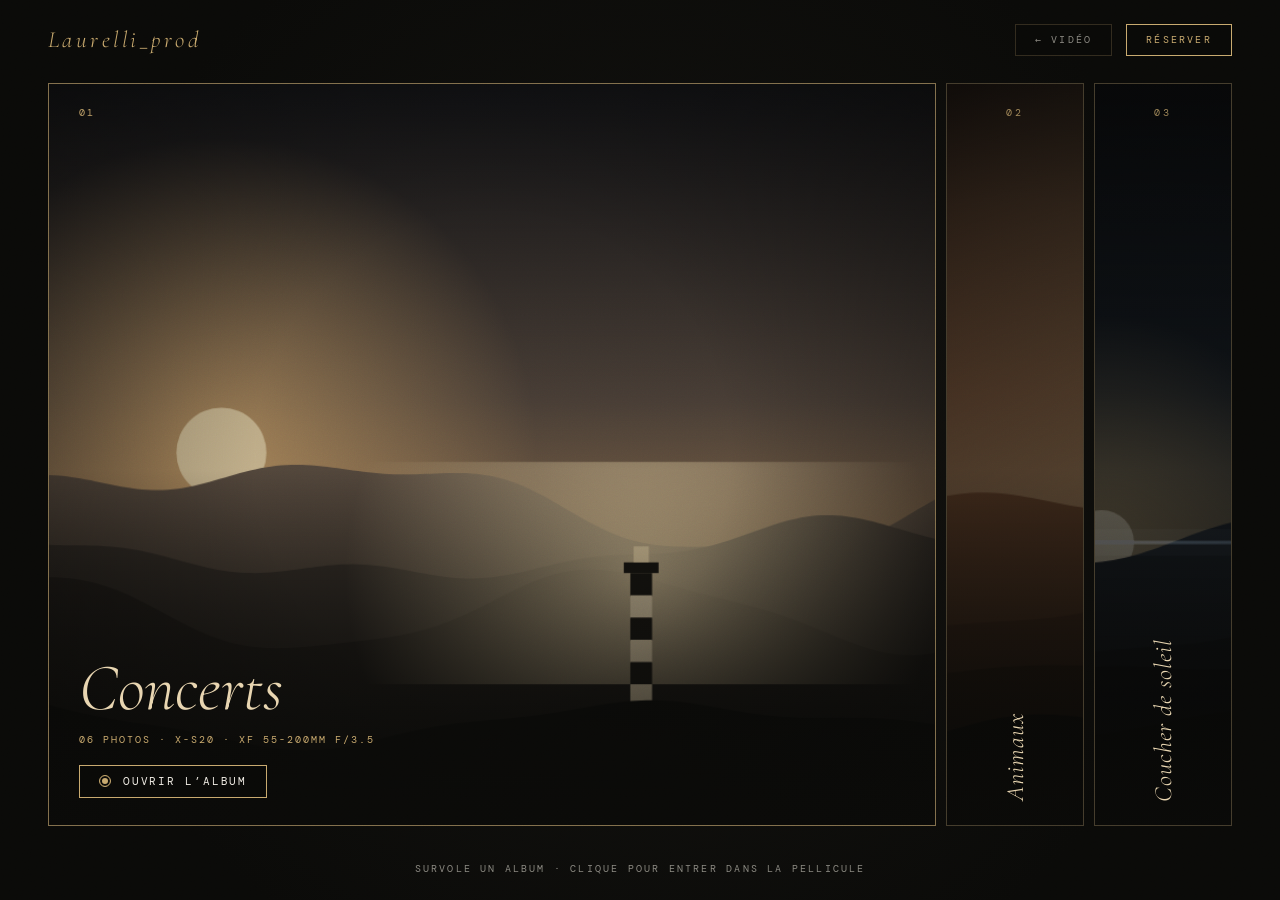
<file: Agalerie.html>
<!DOCTYPE html>
<html lang="fr">
<head>
<meta charset="UTF-8">
<meta name="viewport" content="width=device-width, initial-scale=1, viewport-fit=cover">
<title>Photographie — Laurelli_prod</title>
<meta name="theme-color" content="#0a0a08">
<link rel="preconnect" href="https://fonts.googleapis.com">
<link rel="preconnect" href="https://fonts.gstatic.com" crossorigin>
<link href="https://fonts.googleapis.com/css2?family=Cormorant+Garamond:ital,wght@0,300;0,400;1,300;1,400&family=DM+Mono:wght@300;400&display=swap" rel="stylesheet">
<style>
:root {
  --bg: #0a0a08;
  --surface: #111110;
  --surface2: #1a1a18;
  --accent: #c8a96e;
  --accent2: #e8d5b0;
  --text: #f0ece4;
  --muted: #8a8880;
  --border: rgba(200, 169, 110, 0.22);
  --font-display: 'Cormorant Garamond', Georgia, serif;
  --font-mono: 'DM Mono', ui-monospace, monospace;
  --ease: cubic-bezier(.76, 0, .24, 1);
  --ease-out: cubic-bezier(.22, 1, .36, 1);
}

* {
  margin: 0;
  padding: 0;
  box-sizing: border-box;
  -webkit-tap-highlight-color: transparent;
}

html, body {
  height: 100%;
  overflow: hidden;
}

body {
  background: var(--bg);
  color: var(--text);
  font-family: var(--font-mono);
  cursor: crosshair;
  -webkit-font-smoothing: antialiased;
  user-select: none;
}

a {
  color: inherit;
  text-decoration: none;
}

button {
  font: inherit;
  color: inherit;
  background: none;
  border: 0;
  cursor: crosshair;
  text-align: left;
}

:focus-visible {
  outline: 1px solid var(--accent);
  outline-offset: 3px;
}

/* ── GRAIN ARGENTIQUE FIXE EN OVERLAY ── */
body::after {
  content: '';
  position: fixed;
  inset: 0;
  z-index: 400;
  pointer-events: none;
  opacity: 0.07;
  mix-blend-mode: overlay;
  background: url("data:image/svg+xml,%3Csvg xmlns='http://www.w3.org/2000/svg' width='160' height='160'%3E%3Cfilter id='n'%3E%3CfeTurbulence type='fractalNoise' baseFrequency='.85' numOctaves='2' stitchTiles='stitch'/%3E%3C/filter%3E%3Crect width='100%25' height='100%25' filter='url(%23n)'/%3E%3C/svg%3E");
}

/* ── RÉTICULE OPTIQUE PERSONNALISÉ (DESKTOP) ── */
#reticle {
  position: fixed;
  top: 0;
  left: 0;
  width: 34px;
  height: 34px;
  margin-left: -17px;
  margin-top: -17px;
  border: 1px solid rgba(200, 169, 110, 0.58);
  border-radius: 50%;
  pointer-events: none;
  z-index: 350;
  opacity: 0;
  transition:
    width 0.32s var(--ease-out),
    height 0.32s var(--ease-out),
    margin 0.32s var(--ease-out),
    border-color 0.28s ease,
    background-color 0.28s ease,
    opacity 0.3s ease;
  will-change: transform;
}

#reticle::before {
  content: '';
  position: absolute;
  top: 50%;
  left: 50%;
  width: 3px;
  height: 3px;
  margin: -1.5px 0 0 -1.5px;
  border-radius: 50%;
  background: var(--accent);
  transition: transform 0.28s ease, opacity 0.28s ease;
}

#reticle.visible {
  opacity: 1;
}

#reticle.hover {
  width: 54px;
  height: 54px;
  margin-left: -27px;
  margin-top: -27px;
  border-color: var(--accent);
  background-color: rgba(200, 169, 110, 0.06);
}

#reticle.down {
  width: 26px;
  height: 26px;
  margin-left: -13px;
  margin-top: -13px;
  border-color: var(--accent2);
}

@media (hover: none), (pointer: coarse) {
  #reticle {
    display: none !important;
  }
}

/* ── BARRE DE NAVIGATION FIXE ── */
nav {
  position: fixed;
  top: 0;
  left: 0;
  right: 0;
  z-index: 120;
  display: flex;
  justify-content: space-between;
  align-items: center;
  padding: 1.5rem 3rem;
  pointer-events: none;
}

nav > * {
  pointer-events: auto;
}

.logo {
  font-family: var(--font-display);
  font-size: 1.45rem;
  font-weight: 300;
  letter-spacing: 0.15em;
  color: var(--accent);
  font-style: italic;
  transition: color 0.3s ease;
}

.logo:hover {
  color: var(--accent2);
}

.nav-actions {
  display: flex;
  align-items: center;
  gap: 0.85rem;
}

.nav-btn {
  display: inline-flex;
  align-items: center;
  font-size: 10px;
  letter-spacing: 0.22em;
  text-transform: uppercase;
  color: var(--muted);
  border: 1px solid var(--border);
  padding: 0.52rem 1.2rem;
  background: rgba(10, 10, 8, 0.78);
  backdrop-filter: blur(6px);
  transition: border-color 0.3s ease, color 0.3s ease, background-color 0.3s ease;
}

.nav-btn:hover {
  border-color: var(--accent);
  color: var(--accent);
}

.nav-btn.accent {
  border-color: var(--accent);
  color: var(--accent);
}

.nav-btn.accent:hover {
  background: var(--accent);
  color: var(--bg);
}

/* ── ÉCRAN D'ACCUEIL : ACCORDÉON HORIZONTAL D'ALBUMS ── */
#home {
  position: fixed;
  inset: 0;
  padding: 5.2rem 3rem 4.6rem;
  display: flex;
  gap: 10px;
  background: radial-gradient(circle at 50% 50%, #141310 0%, var(--bg) 75%);
}

.slat {
  position: relative;
  flex: 1;
  min-width: 0;
  overflow: hidden;
  border: 1px solid rgba(200, 169, 110, 0.24);
  background: var(--surface2);
  transition: flex 0.85s var(--ease), border-color 0.45s ease;
  animation: dev 1.5s both;
  animation-delay: calc(var(--i) * 0.13s + 0.12s);
}

.slat.on {
  flex: 6.5;
  border-color: rgba(200, 169, 110, 0.6);
}

@keyframes dev {
  from {
    opacity: 0;
    filter: brightness(0.15) sepia(0.85);
  }
  to {
    opacity: 1;
    filter: none;
  }
}

.slat canvas,
.slat img {
  position: absolute;
  inset: 0;
  width: 100%;
  height: 100%;
  object-fit: cover;
  filter: brightness(0.46) saturate(0.75);
  transform: scale(1.08);
  transition: filter 0.85s ease, transform 1.45s var(--ease);
}

.slat.on canvas,
.slat.on img {
  filter: none;
  transform: scale(1);
}

.slat::after {
  content: '';
  position: absolute;
  inset: 0;
  background: linear-gradient(
    to top,
    rgba(10, 10, 8, 0.9) 0%,
    rgba(10, 10, 8, 0.22) 48%,
    rgba(10, 10, 8, 0.38) 100%
  );
  pointer-events: none;
}

/* Numéro éditorial en haut de chaque lame */
.slat-num {
  position: absolute;
  z-index: 2;
  top: 1.35rem;
  left: 50%;
  transform: translateX(-50%);
  font-size: 10px;
  letter-spacing: 0.28em;
  color: var(--accent);
  opacity: 0.78;
  transition: left 0.6s var(--ease), transform 0.6s var(--ease), opacity 0.35s ease;
}

.slat.on .slat-num {
  left: 1.85rem;
  transform: translateX(0);
  opacity: 0.95;
}

/* Titre vertical sur lame fermée */
.v {
  position: absolute;
  z-index: 2;
  left: 50%;
  bottom: 1.5rem;
  transform: translateX(-50%) rotate(180deg);
  writing-mode: vertical-rl;
  font: italic 300 1.55rem var(--font-display);
  letter-spacing: 0.04em;
  color: var(--accent2);
  white-space: nowrap;
  transition: opacity 0.32s ease;
}

.slat.on .v {
  opacity: 0;
  pointer-events: none;
}

/* Cartouche éditorial déployé sur la lame active */
.info {
  position: absolute;
  z-index: 2;
  left: 1.85rem;
  right: 1.85rem;
  bottom: 1.7rem;
  opacity: 0;
  transform: translateY(10px);
  transition: opacity 0.38s ease, transform 0.55s var(--ease-out);
  pointer-events: none;
}

.slat.on .info {
  opacity: 1;
  transform: translateY(0);
  transition-delay: 0.32s;
  pointer-events: auto;
}

.info h2 {
  font: italic 300 clamp(2.4rem, 5.2vw, 4.6rem)/0.95 var(--font-display);
  color: var(--accent2);
  margin-bottom: 0.85rem;
  white-space: nowrap;
}

.info p {
  font-size: 10px;
  letter-spacing: 0.2em;
  text-transform: uppercase;
  color: var(--accent);
  margin-bottom: 1.2rem;
  white-space: nowrap;
}

.go {
  display: inline-flex;
  align-items: center;
  gap: 0.75rem;
  font-size: 10.5px;
  letter-spacing: 0.18em;
  text-transform: uppercase;
  color: var(--text);
  border: 1px solid var(--accent);
  padding: 0.58rem 1.2rem;
  background: rgba(10, 10, 8, 0.65);
  backdrop-filter: blur(6px);
  transition: background-color 0.3s ease, color 0.3s ease;
}

.go::before {
  content: '';
  width: 10px;
  height: 10px;
  border: 1px solid var(--accent);
  border-radius: 50%;
  box-shadow: inset 0 0 0 2px var(--bg), inset 0 0 0 10px var(--accent);
  transition: box-shadow 0.3s ease, border-color 0.3s ease;
}

.slat.on:hover .go {
  background: var(--accent);
  color: var(--bg);
}

.slat.on:hover .go::before {
  border-color: var(--bg);
  box-shadow: inset 0 0 0 2px var(--accent), inset 0 0 0 10px var(--bg);
}

.hint {
  position: fixed;
  bottom: 1.55rem;
  left: 0;
  right: 0;
  text-align: center;
  font-size: 10px;
  letter-spacing: 0.22em;
  text-transform: uppercase;
  color: var(--muted);
  pointer-events: none;
}

/* ── VISIONNEUSE : PELLICULE VERTICALE INFINIE ── */
#viewer {
  position: fixed;
  inset: 0;
  z-index: 200;
  background: var(--bg);
  visibility: hidden;
  clip-path: circle(0px at var(--x, 50%) var(--y, 50%));
  transition: clip-path 0.9s var(--ease), visibility 0s 0.9s;
  --max-h: 64vh;
  --max-w: 82vw;
}

#viewer.open {
  visibility: visible;
  clip-path: circle(155vmax at var(--x, 50%) var(--y, 50%));
  transition: clip-path 1.1s var(--ease), visibility 0s;
}

/* Mode Contemplation : zoom plein cadre épuré */
#viewer.contemplation {
  --max-h: 88vh;
  --max-w: 93vw;
}

/* Bandes de perforations argentiques latérales */
.edge {
  position: absolute;
  top: 0;
  bottom: 0;
  left: 0;
  width: 46px;
  z-index: 25;
  background: var(--surface) url("data:image/svg+xml,%3Csvg xmlns='http://www.w3.org/2000/svg' width='46' height='44'%3E%3Crect x='15' y='12' width='16' height='20' rx='4' fill='%230a0a08' stroke='%23c8a96e' stroke-opacity='.4'/%3E%3C/svg%3E") repeat-y;
  border-right: 1px solid var(--border);
  transition: opacity 0.45s ease, transform 0.55s var(--ease);
}

.edge.r {
  left: auto;
  right: 0;
  border: 0;
  border-left: 1px solid var(--border);
}

#viewer.contemplation .edge {
  opacity: 0;
  transform: translateX(-100%);
  pointer-events: none;
}

#viewer.contemplation .edge.r {
  transform: translateX(100%);
}

/* En-tête de la visionneuse */
#viewer header {
  position: absolute;
  z-index: 30;
  top: 0;
  left: 46px;
  right: 46px;
  display: flex;
  justify-content: space-between;
  align-items: center;
  gap: 1rem;
  padding: 1.45rem 2rem;
  transition: opacity 0.4s ease, transform 0.45s var(--ease);
}

#viewer.contemplation header {
  opacity: 0;
  transform: translateY(-14px);
  pointer-events: none;
}

.vh-left {
  display: flex;
  align-items: baseline;
  gap: 1.2rem;
}

#vt {
  font: italic 300 1.75rem var(--font-display);
  color: var(--accent);
}

#vc {
  font-size: 11px;
  letter-spacing: 0.28em;
  color: var(--accent2);
}

.vh-actions {
  display: flex;
  align-items: center;
  gap: 0.7rem;
}

.v-btn {
  font-size: 10px;
  letter-spacing: 0.2em;
  text-transform: uppercase;
  color: var(--muted);
  border: 1px solid var(--border);
  padding: 0.5rem 1.1rem;
  background: rgba(10, 10, 8, 0.78);
  backdrop-filter: blur(6px);
  transition: border-color 0.3s ease, color 0.3s ease, background-color 0.3s ease;
}

.v-btn:hover {
  border-color: var(--accent);
  color: var(--accent);
}

.v-btn.next-series {
  border-color: rgba(200, 169, 110, 0.45);
  color: var(--accent2);
}

.v-btn.next-series:hover {
  background: var(--accent);
  border-color: var(--accent);
  color: var(--bg);
}

/* Scène de la bobine de film */
#reel {
  position: absolute;
  inset: 0;
  overflow: hidden;
  touch-action: none;
  transition: opacity 0.26s ease;
}

#reel.switching {
  opacity: 0.15;
}

.ph {
  position: absolute;
  left: 50%;
  top: 50%;
  --ph-h: min(var(--max-h), calc(var(--max-w) / var(--ar)));
  height: var(--ph-h);
  width: calc(var(--ph-h) * var(--ar));
  overflow: hidden;
  border: 1px solid rgba(200, 169, 110, 0.32);
  background: var(--surface2);
  box-shadow: 0 30px 90px rgba(0, 0, 0, 0.88);
  will-change: transform, filter, opacity;
  transition: width 0.55s var(--ease), height 0.55s var(--ease), border-color 0.4s ease;
}

#viewer.contemplation .ph {
  border-color: rgba(200, 169, 110, 0.18);
  box-shadow: 0 40px 120px rgba(0, 0, 0, 0.96);
}

.ph canvas,
.ph img {
  width: 100%;
  height: 100%;
  object-fit: cover;
  display: block;
}

/* Viseur optique adaptatif (4 coins) */
.vf {
  position: absolute;
  left: 50%;
  top: 50%;
  transform: translate(-50%, -50%);
  z-index: 20;
  pointer-events: none;
  transition: opacity 0.38s ease;
}

#viewer.contemplation .vf {
  opacity: 0;
}

.vf i {
  position: absolute;
  width: 18px;
  height: 18px;
  border: 0 solid var(--accent);
}

.vf i:nth-child(1) { top: 0; left: 0; border-width: 1px 0 0 1px; }
.vf i:nth-child(2) { top: 0; right: 0; border-width: 1px 1px 0 0; }
.vf i:nth-child(3) { bottom: 0; left: 0; border-width: 0 0 1px 1px; }
.vf i:nth-child(4) { bottom: 0; right: 0; border-width: 0 1px 1px 0; }

/* Indice discret en Mode Contemplation */
#contemplationHint {
  position: absolute;
  bottom: 1.4rem;
  left: 50%;
  transform: translateX(-50%);
  z-index: 32;
  font-size: 9.5px;
  letter-spacing: 0.24em;
  text-transform: uppercase;
  color: var(--muted);
  background: rgba(10, 10, 8, 0.72);
  border: 1px solid var(--border);
  padding: 0.42rem 1rem;
  backdrop-filter: blur(6px);
  opacity: 0;
  pointer-events: none;
  transition: opacity 0.45s ease;
  white-space: nowrap;
}

#viewer.contemplation #contemplationHint {
  opacity: 0.85;
}

/* Pied de la visionneuse : EXIF + Repères cliquables */
#viewer footer {
  position: absolute;
  z-index: 30;
  bottom: 0;
  left: 46px;
  right: 46px;
  display: flex;
  justify-content: space-between;
  align-items: center;
  gap: 1.2rem;
  padding: 1.45rem 2rem;
  font-size: 10px;
  letter-spacing: 0.2em;
  text-transform: uppercase;
  transition: opacity 0.4s ease, transform 0.45s var(--ease);
}

#viewer.contemplation footer {
  opacity: 0;
  transform: translateY(14px);
  pointer-events: none;
}

#ve {
  color: var(--accent);
  white-space: nowrap;
  overflow: hidden;
  text-overflow: ellipsis;
}

/* Repères cliquables (ticks) de navigation directe */
#ticks {
  display: flex;
  align-items: center;
  gap: 6px;
  flex-shrink: 0;
}

.tick {
  position: relative;
  height: 22px;
  padding: 0 2px;
  display: inline-flex;
  align-items: center;
  justify-content: center;
}

.tick::after {
  content: '';
  display: block;
  width: 18px;
  height: 2px;
  background: rgba(200, 169, 110, 0.28);
  transition: width 0.35s var(--ease-out), background-color 0.3s ease;
}

.tick:hover::after {
  background: rgba(200, 169, 110, 0.7);
}

.tick.on::after {
  width: 36px;
  background: var(--accent);
}

.footer-tip {
  color: var(--muted);
  text-align: right;
  white-space: nowrap;
}

/* ── RESPONSIVE MOBILE & TABLETTE ── */
@media (max-width: 860px) {
  .footer-tip {
    display: none;
  }
}

@media (max-width: 760px) {
  nav {
    padding: 1.1rem 1.2rem;
  }
  .nav-btn {
    padding: 0.45rem 0.85rem;
    font-size: 9px;
    letter-spacing: 0.16em;
  }
  #home {
    flex-direction: column;
    padding: 4.5rem 1rem 3.8rem;
    gap: 8px;
  }
  .slat.on {
    flex: 5.5;
  }
  .slat-num {
    top: 50%;
    left: 1.1rem;
    transform: translateY(-50%);
  }
  .slat.on .slat-num {
    top: 1rem;
    left: 1.2rem;
    transform: none;
  }
  .v {
    writing-mode: horizontal-tb;
    transform: translateY(-50%);
    left: 3.3rem;
    bottom: auto;
    top: 50%;
    font-size: 1.35rem;
  }
  .info {
    left: 1.2rem;
    right: 1.2rem;
    bottom: 1.2rem;
  }
  .info h2 {
    white-space: normal;
  }
  .info p {
    white-space: normal;
    margin-bottom: 0.85rem;
  }
  .hint {
    font-size: 9px;
    letter-spacing: 0.16em;
    bottom: 1.2rem;
  }
  #viewer {
    --max-h: 60vh;
    --max-w: 84vw;
  }
  #viewer.contemplation {
    --max-h: 84vh;
    --max-w: 94vw;
  }
  .edge {
    width: 22px;
    background-size: 22px 44px;
    background-position-x: -12px;
  }
  #viewer header,
  #viewer footer {
    left: 22px;
    right: 22px;
    padding: 1rem 1.1rem;
  }
  #vt {
    font-size: 1.35rem;
  }
  .v-btn {
    padding: 0.42rem 0.75rem;
    font-size: 9px;
  }
  #viewer footer {
    flex-direction: column-reverse;
    align-items: center;
    gap: 0.55rem;
  }
  #ve {
    max-width: 100%;
    text-align: center;
  }
}

@media (prefers-reduced-motion: reduce) {
  * {
    transition-duration: 0.01s !important;
    animation: none !important;
  }
}
</style>
</head>
<body>

<!-- RÉTICULE OPTIQUE PERSONNALISÉ (DESKTOP) -->
<div id="reticle" aria-hidden="true"></div>

<!-- NAVIGATION FIXE -->
<nav>
  <a href="index.html" class="logo">Laurelli_prod</a>
  <div class="nav-actions">
    <a href="index.html" class="nav-btn">← Vidéo</a>
    <a href="index.html#booking" class="nav-btn accent">Réserver</a>
  </div>
</nav>

<!-- ACCORDÉON HORIZONTAL D'ALBUMS -->
<main id="home"></main>
<p class="hint">Survole un album · Clique pour entrer dans la pellicule</p>

<!-- VISIONNEUSE : PELLICULE VERTICALE INFINIE -->
<div id="viewer" role="dialog" aria-modal="true" aria-label="Album photo">
  <div class="edge"></div>
  <div class="edge r"></div>

  <header>
    <div class="vh-left">
      <span id="vt"></span>
      <span id="vc"></span>
    </div>
    <div class="vh-actions">
      <button id="vn" class="v-btn next-series" type="button">Album suivant →</button>
      <button id="vx" class="v-btn" type="button">Fermer ✕</button>
    </div>
  </header>

  <div id="reel"></div>
  <div class="vf" id="vf"><i></i><i></i><i></i><i></i></div>
  <div id="contemplationHint">Cliquer sur la photo ou Échap pour revenir à la pellicule</div>

  <footer>
    <span id="ve"></span>
    <div id="ticks" role="tablist" aria-label="Navigation directe des photos"></div>
    <span class="footer-tip">Défile, glisse ou ↑ ↓ · Cliquer au centre pour contempler</span>
  </footer>
</div>

<script>
/* ═══════════════════════════════════════════════════════════════════════
   1. TES ALBUMS PHOTOS (Laurelli_prod)
   - Pour ajouter tes vraies photos : renseigne "src" (ex: "photos/favaritx/01.jpg").
   - "cover" permet d'utiliser une photo dédiée comme couverture de la lame.
   - "ar" définit le ratio (largeur / hauteur) par défaut de l'album, et peut
     être surchargé sur chaque photo individuellement (ex: ar: 0.72 pour un
     portrait). Dès qu'une vraie <img> est chargée, son ratio réel
     (naturalWidth / naturalHeight) est détecté automatiquement !
   ═══════════════════════════════════════════════════════════════════════ */
const ALBUMS = [
  {
    title: "Concerts",
    ar: 1.6,
    gear: "X-S20 · XF 55-200mm f/3.5",
    cover: "",
    theme: {
      sky: ["#14151a", "#5c4e44", "#d8a468"],
      glow: "#e8b878",
      sun: "#f3dcae",
      sx: 0.3,
      sy: 0.5,
      sr: 0.045,
      hz: 0.6,
      dz: 0.07,
      amp: 0.1,
      ridges: ["#6a5a4c", "#3d352e", "#241f1b"],
      ground: "#0e0d0b",
      fg: "#0a0a08",
      tower: 1
    },
    photos: [
      { src: "https://pub-1edba0ea3a7d4b9d93a74c6401587957.r2.dev/Photos/Concert/5.jpg", ar: 0.72, exif: "Fujifilm X-S20 · XF 55-200mm f/3.5 · 1/500s · ISO 100 · Vue 01" },
      { src: "https://pub-1edba0ea3a7d4b9d93a74c6401587957.r2.dev/Photos/Concert/0.jpg", ar: 1.6,  exif: "Fujifilm X-S20 · XF 55-200mm f/3.5 · 1/500s · ISO 100 · Vue 02" },
      { src: "https://pub-1edba0ea3a7d4b9d93a74c6401587957.r2.dev/Photos/Concert/1.jpg", ar: 0.72, exif: "Fujifilm X-S20 · XF 55-200mm f/3.5 · 1/500s · ISO 100 · Vue 03" },
      { src: "https://pub-1edba0ea3a7d4b9d93a74c6401587957.r2.dev/Photos/Concert/2.jpg", ar: 1.6,  exif: "Fujifilm X-S20 · XF 55-200mm f/3.5 · 1/500s · ISO 100 · Vue 04" },
      { src: "https://pub-1edba0ea3a7d4b9d93a74c6401587957.r2.dev/Photos/Concert/3.jpg", ar: 1.5,  exif: "Fujifilm X-S20 · XF 55-200mm f/3.5 · 1/500s · ISO 100 · Vue 05" },
      { src: "https://pub-1edba0ea3a7d4b9d93a74c6401587957.r2.dev/Photos/Concert/4.jpg", ar: 1.6,  exif: "Fujifilm X-S20 · XF 55-200mm f/3.5 · 1/500s · ISO 100 · Vue 06" },
      
    ]
  },
  {
    title: "Animaux",
    ar: 1.5,
    gear: "Fujifilm X-S20 · 35mm f/1.7 ",
    cover: "",
    theme: {
      sky: ["#2a1a12", "#b8683a", "#f4cf8c"],
      glow: "#ffc277",
      sun: "#fff0c8",
      sx: 0.65,
      sy: 0.55,
      sr: 0.07,
      hz: 0.62,
      dz: 0.08,
      amp: 0.07,
      ridges: ["#a8602f", "#74401f", "#43250f"],
      ground: "#1a0f08",
      fg: "#0e0a06"
    },
    photos: [
      { src: "https://pub-1edba0ea3a7d4b9d93a74c6401587957.r2.dev/Photos/Animaux/1.JPG", ar: 1.6,  exif: "Fujifilm X-S20 · Sigma 35mm · f/1.7 · Vue 01" },
      { src: "https://pub-1edba0ea3a7d4b9d93a74c6401587957.r2.dev/Photos/Animaux/2.jpg", ar: 1.6,  exif: "Fujifilm X-S20 · Sigma 35mm · f/1.7 · Vue 02" },
      { src: "https://pub-1edba0ea3a7d4b9d93a74c6401587957.r2.dev/Photos/Animaux/3.jpg", ar: 1.6,  exif: "Fujifilm X-S20 · Sigma 35mm · f/1.7 · Vue 03" },
    ]
  },
  {
    title: "Coucher de soleil",
    ar: 2.39,
    gear: "Fujifilm X-S20 · Anamorphic 24mm T/1.4",
    cover: "",
    theme: {
      sky: ["#080c14", "#1d2c3d", "#b89a68"],
      glow: "#c8a96e",
      sun: "#f6e6c0",
      sx: 0.5,
      sy: 0.62,
      sr: 0.03,
      hz: 0.66,
      dz: 0.07,
      amp: 0.08,
      ridges: ["#233040", "#141c26", "#0a0e14"],
      ground: "#06080c",
      fg: "#050608",
      flare: 1
    },
    photos: [
      { src: "https://pub-1edba0ea3a7d4b9d93a74c6401587957.r2.dev/Photos/Coucher/0.jpg", ar: 2.39, exif: "X-S20 ·  24mm T/1.4 · 1/125s · ISO 500 · Vue 01" },
      { src: "https://pub-1edba0ea3a7d4b9d93a74c6401587957.r2.dev/Photos/Coucher/1.JPG", ar: 2.39, exif: "X-S20 · Anamorphic 24mm T/1.8 · 1/80s · ISO 800 · Vue 02" },
      { src: "https://pub-1edba0ea3a7d4b9d93a74c6401587957.r2.dev/Photos/Coucher/2.JPG", ar: 2.39, exif: "X-S20 · Anamorphic 24mm T/1.4 · 1/100s · ISO 640 · Vue 03" },
      { src: "https://pub-1edba0ea3a7d4b9d93a74c6401587957.r2.dev/Photos/Coucher/3.jpg", ar: 2.39, exif: "X-S20 · Anamorphic 24mm T/1.4 · 1/100s · ISO 640 · Vue 04" },
      { src: "https://pub-1edba0ea3a7d4b9d93a74c6401587957.r2.dev/Photos/Coucher/4.jpg", ar: 2.39, exif: "X-S20 · Anamorphic 24mm T/1.4 · 1/100s · ISO 640 · Vue 05" },
      { src: "https://pub-1edba0ea3a7d4b9d93a74c6401587957.r2.dev/Photos/Coucher/5.JPG", ar: 2.39, exif: "X-S20 · Anamorphic 24mm T/1.4 · 1/100s · ISO 640 · Vue 06" },
    ]
  },
  /*{
    title: "Sur",
    ar: 1.78,
    gear: "X-S20 · Tamron 17–70mm · DJI Mini 4 Pro",
    cover: "",
    theme: {
      sky: ["#2a3640", "#7f9096", "#ecd9b4"],
      glow: "#f0dcb0",
      sun: "#fff4dc",
      sx: 0.7,
      sy: 0.52,
      sr: 0.05,
      hz: 0.5,
      dz: 0.06,
      amp: 0.14,
      ridges: ["#8d9a9c", "#5d6c70", "#34444c"],
      ground: "#1a252c",
      fg: "#0c1216",
      sea: 1
    },
    photos: [
      { src: "", ar: 1.78, exif: "X-S20 · Tamron 17–70mm f/2.8 · 24mm · 1/1600s · Vue 01" },
      { src: "", ar: 0.75, exif: "X-S20 · 35mm f/1.7 · 1/2000s · Portrait · Vue 02" },
      { src: "", ar: 1.78, exif: "DJI Mini 4 Pro · 24mm f/1.7 · 1/1250s · ISO 100 · Vue 03" },
      { src: "", ar: 1.5,  exif: "X-S20 · XF 55–200mm · 135mm f/4.5 · 1/640s · Vue 04" }
    ]
  },
  {
    title: "Nocturne",
    ar: 1.5,
    gear: "Fujifilm X-S20 · 35mm f/1.7 · Anamorphic 24mm",
    cover: "",
    theme: {
      sky: ["#04050a", "#0c1120", "#2b2230"],
      glow: "#c8a96e",
      sun: "#f0ece4",
      sx: 0.25,
      sy: 0.22,
      sr: 0.03,
      hz: 0.7,
      dz: 0.05,
      amp: 0.05,
      ridges: ["#16151c", "#0d0d12"],
      ground: "#050507",
      fg: "#030304",
      stars: 1,
      bokeh: 1
    },
    photos: [
      { src: "", ar: 0.72, exif: "X-S20 · 35mm f/1.7 · 1/60s · ISO 800 · Portrait · Vue 01" },
      { src: "", ar: 1.5,  exif: "X-S20 · 35mm f/1.7 · 1/80s · ISO 1250 · Vue 02" },
      { src: "", ar: 0.75, exif: "X-S20 · Anamorphic 24mm T/1.4 · 1/50s · Portrait · Vue 03" },
      { src: "", ar: 1.5,  exif: "X-S20 · 35mm f/2.0 · 1/60s · ISO 1600 · Vue 04" }
    ]
  } */
];

/* ═══════════════════════════════════════════════════════════════════════
   2. UTILITAIRES & GÉNÉRATEUR DE PAYSAGES PROCÉDURAUX (FALLBACK CANVAS)
   ═══════════════════════════════════════════════════════════════════════ */
const $ = s => document.querySelector(s);
const pad = n => String(n).padStart(2, "0");
const still = matchMedia("(prefers-reduced-motion: reduce)").matches;

const rnd = s => () => {
  s |= 0;
  s = (s + 0x6D2B79F5) | 0;
  let t = Math.imul(s ^ (s >>> 15), 1 | s);
  t = (t + Math.imul(t ^ (t >>> 7), 61 | t)) ^ t;
  return ((t ^ (t >>> 14)) >>> 0) / 4294967296;
};

function paintProcedural(canvas, T, seed, w, h) {
  canvas.width = w;
  canvas.height = h;
  const x = canvas.getContext("2d");
  const r = rnd(seed * 977 + ((T.hz * 1e3) | 0));
  let g;

  // Ciel dégradé
  g = x.createLinearGradient(0, 0, 0, h * 0.85);
  T.sky.forEach((col, i) => g.addColorStop(i / (T.sky.length - 1), col));
  x.fillStyle = g;
  x.fillRect(0, 0, w, h);

  const sx = w * (T.sx + (r() - 0.5) * 0.28);
  const sy = h * (T.sy + (r() - 0.5) * 0.08);
  const sr = Math.min(w, h) * T.sr * 1.35;

  // Étoiles (Nocturne)
  if (T.stars) {
    for (let i = 0; i < 170; i++) {
      x.fillStyle = `rgba(240,236,228,${r() * 0.8})`;
      x.fillRect(r() * w, r() * h * 0.62, r() * 1.5 + 0.4, r() * 1.5 + 0.4);
    }
  }

  // Halo & astre
  g = x.createRadialGradient(sx, sy, 0, sx, sy, sr * 7);
  g.addColorStop(0, T.glow + "cc");
  g.addColorStop(1, T.glow + "00");
  x.fillStyle = g;
  x.fillRect(0, 0, w, h);

  x.fillStyle = T.sun;
  x.beginPath();
  x.arc(sx, sy, sr, 0, Math.PI * 2);
  x.fill();

  // Crêtes montagneuses / rocheuses
  const ridge = (base, amp, col, k) => {
    const p = [r() * 9, r() * 9, r() * 9];
    x.beginPath();
    x.moveTo(0, h);
    for (let i = 0; i <= w; i += 5) {
      const u = i / w;
      const wave =
        Math.sin(u * (3 + k) * 2 + p[0]) * 0.5 +
        Math.sin(u * 11 + p[1]) * 0.25 +
        Math.sin(u * 27 + p[2]) * 0.1 +
        0.4;
      x.lineTo(i, base - amp * wave);
    }
    x.lineTo(w, h);
    x.closePath();
    g = x.createLinearGradient(0, base - amp, 0, h);
    g.addColorStop(0, col);
    g.addColorStop(1, T.ground);
    x.fillStyle = g;
    x.fill();
  };

  T.ridges.forEach((c2, l) => ridge(h * (T.hz + l * T.dz), h * T.amp * (1 - l * 0.15), c2, l));

  // Horizon marin (Sur)
  if (T.sea) {
    const y = h * 0.7;
    g = x.createLinearGradient(0, y, 0, h);
    g.addColorStop(0, "#7a8b90");
    g.addColorStop(1, T.ground);
    x.fillStyle = g;
    x.fillRect(0, y, w, h - y);

    for (let i = 0; i < 70; i++) {
      x.fillStyle = T.sun + "55";
      x.fillRect(
        sx + (r() - 0.5) * sr * 3 * (i / 40 + 0.3),
        y + i * ((h * 0.3) / 70),
        sr * (0.3 + r() * 1.6),
        1.6
      );
    }
  }

  // Phare de Favàritx
  if (T.tower) {
    const tx = w * 0.64;
    const tw = Math.max(10, w * 0.022);
    const th = h * 0.18;
    const ty = h * 0.84 - th;

    g = x.createRadialGradient(tx + tw / 2, ty, 0, tx + tw / 2, ty, w * 0.3);
    g.addColorStop(0, "#f3dcaecc");
    g.addColorStop(1, "#f3dcae00");
    x.fillStyle = g;
    x.fillRect(0, ty - h * 0.15, w, h * 0.3);

    for (let i = 0; i < 6; i++) {
      x.fillStyle = i % 2 ? "#e8d5b0" : "#15130f";
      x.fillRect(tx, ty + (i * th) / 6, tw, th / 6 + 1);
    }
    x.fillStyle = "#15130f";
    x.fillRect(tx - tw * 0.3, ty - th * 0.08, tw * 1.6, th * 0.08);
    x.fillStyle = "#f3dcae";
    x.fillRect(tx + tw * 0.15, ty - th * 0.2, tw * 0.7, th * 0.12);
  }

  ridge(h * 0.88, h * 0.05, T.fg, 1);

  // Effets lumineux optiques (flare anamorphique / bokeh nocturne)
  x.globalCompositeOperation = "lighter";
  if (T.flare) {
    g = x.createLinearGradient(0, 0, w, 0);
    g.addColorStop(0, "#8fb4d600");
    g.addColorStop(0.5, "#8fb4d6aa");
    g.addColorStop(1, "#8fb4d600");
    x.fillStyle = g;
    x.fillRect(0, sy - 1.5, w, 3);
    x.globalAlpha = 0.12;
    x.fillRect(0, sy - 12, w, 24);
    x.globalAlpha = 1;
  }

  if (T.bokeh) {
    const cols = ["#c8a96e", "#e8d5b0", "#d9784a", "#7fa8c9"];
    for (let i = 0; i < 30; i++) {
      const bx = r() * w;
      const by = h * (0.5 + r() * 0.45);
      const br = Math.min(w, h) * (0.018 + r() * 0.05);
      x.fillStyle = cols[i % 4] + "30";
      x.beginPath();
      x.arc(bx, by, br, 0, Math.PI * 2);
      x.fill();
      x.strokeStyle = cols[i % 4] + "55";
      x.stroke();
    }
  }
  x.globalCompositeOperation = "source-over";

  // Vignettage naturel
  g = x.createRadialGradient(w / 2, h / 2, h * 0.32, w / 2, h / 2, Math.max(w, h) * 0.72);
  g.addColorStop(0, "#00000000");
  g.addColorStop(1, "#000000a0");
  x.fillStyle = g;
  x.fillRect(0, 0, w, h);
}

/**
 * Crée l'élément visuel (<img> réelle avec détection automatique du ratio
 * naturel, ou <canvas> génératif si "src" est vide ou introuvable).
 * j = -1 correspond à la couverture de la lame d'accueil.
 */
function createMedia(album, j, w, h, onRatioDetected) {
  const photo = j >= 0 ? album.photos[j] : null;
  const src = j < 0 ? (album.cover || album.photos[0].src) : photo.src;
  const fallbackCanvas = () => {
    const c = document.createElement("canvas");
    paintProcedural(c, album.theme, j + 1, w, h);
    return c;
  };

  if (src) {
    const img = new Image();
    img.src = src;
    img.alt = j < 0 ? album.title : `${album.title} — Vue ${j + 1}`;
    img.draggable = false;

    const applyNaturalRatio = () => {
      if (img.naturalWidth > 0 && img.naturalHeight > 0 && typeof onRatioDetected === "function") {
        onRatioDetected(img.naturalWidth / img.naturalHeight);
      }
    };

    if (img.complete) {
      applyNaturalRatio();
    } else {
      img.addEventListener("load", applyNaturalRatio, { once: true });
    }

    img.addEventListener("error", () => {
      if (img.parentNode) {
        img.parentNode.replaceChild(fallbackCanvas(), img);
      }
    }, { once: true });

    return img;
  }

  return fallbackCanvas();
}

/* ═══════════════════════════════════════════════════════════════════════
   3. RÉTICULE OPTIQUE PERSONNALISÉ (DESKTOP)
   ═══════════════════════════════════════════════════════════════════════ */
const reticle = $("#reticle");
let mx = window.innerWidth / 2;
let my = window.innerHeight / 2;
let rx = mx;
let ry = my;
let hasPointerMoved = false;

const INTERACTIVE_SELECTOR = "a, button, .slat, .ph, .tick";

window.addEventListener("pointermove", e => {
  if (e.pointerType !== "mouse") return;
  mx = e.clientX;
  my = e.clientY;
  if (!hasPointerMoved) {
    rx = mx;
    ry = my;
    hasPointerMoved = true;
    reticle.classList.add("visible");
  }
  const overInteractive = e.target && e.target.closest(INTERACTIVE_SELECTOR);
  reticle.classList.toggle("hover", Boolean(overInteractive));
}, { passive: true });

window.addEventListener("pointerdown", e => {
  if (e.pointerType === "mouse") reticle.classList.add("down");
}, { passive: true });

window.addEventListener("pointerup", () => {
  reticle.classList.remove("down");
}, { passive: true });

document.addEventListener("mouseleave", () => {
  reticle.classList.remove("visible");
});

document.addEventListener("mouseenter", () => {
  if (hasPointerMoved) reticle.classList.add("visible");
});

/* ═══════════════════════════════════════════════════════════════════════
   4. ÉCRAN D'ACCUEIL — ACCORDÉON D'ALBUMS
   ═══════════════════════════════════════════════════════════════════════ */
const home = $("#home");

ALBUMS.forEach((album, i) => {
  const slat = document.createElement("button");
  slat.className = "slat";
  slat.type = "button";
  slat.style.setProperty("--i", i);
  slat.setAttribute("aria-label", `${album.title}, ${album.photos.length} photos`);

  slat.innerHTML = `
    <span class="slat-num">${pad(i + 1)}</span>
    <span class="v">${album.title}</span>
    <div class="info">
      <h2>${album.title}</h2>
      <p>${pad(album.photos.length)} photos · ${album.gear}</p>
      <span class="go">Ouvrir l’album</span>
    </div>
  `;

  const coverEl = createMedia(album, -1, 960, 720);
  coverEl.style.objectPosition = `${album.theme.sx * 100}% 50%`;
  slat.prepend(coverEl);
  home.appendChild(slat);
});

const slats = [...home.children];
let activeSlat = 0;
let wheelHomeLock = 0;

function setActiveSlat(i) {
  activeSlat = (i + ALBUMS.length) % ALBUMS.length;
  slats.forEach((s, k) => s.classList.toggle("on", k === activeSlat));
}

slats.forEach((slat, i) => {
  slat.addEventListener("pointerenter", e => {
    if (e.pointerType === "mouse" && !isOpen) {
      setActiveSlat(i);
    }
  });
  slat.addEventListener("focus", () => {
    if (!isOpen) setActiveSlat(i);
  });
  slat.addEventListener("click", e => {
    if (activeSlat !== i) {
      setActiveSlat(i);
    } else {
      openAlbum(i, e);
    }
  });
});

home.addEventListener("wheel", e => {
  if (isOpen) return;
  const now = Date.now();
  const delta = Math.abs(e.deltaY) >= Math.abs(e.deltaX) ? e.deltaY : e.deltaX;
  if (now - wheelHomeLock < 360 || Math.abs(delta) < 8) return;
  wheelHomeLock = now;
  setActiveSlat(activeSlat + (delta > 0 ? 1 : -1));
}, { passive: true });

setActiveSlat(0);

/* ═══════════════════════════════════════════════════════════════════════
   5. VISIONNEUSE — PELLICULE VERTICALE INFINIE & MODE CONTEMPLATION
   ═══════════════════════════════════════════════════════════════════════ */
const viewer = $("#viewer");
const reel = $("#reel");
const vf = $("#vf");
const ticksWrap = $("#ticks");
const edges = document.querySelectorAll(".edge");

let curAlbum = 0;
let items = [];
let itemRatios = [];
let tickEls = [];
let n = 0;

let pos = 0;
let target = 0;
let settled = 0;
let velocity = 0;
let step = 520;
let lastIdx = -1;
let isOpen = false;
let isContemplation = false;

// Dimensions lissées du viseur optique adaptatif (.vf)
let vfW = 0;
let vfH = 0;

viewer.inert = true;

function buildAlbumReel(albumIdx) {
  curAlbum = albumIdx;
  setActiveSlat(albumIdx);

  const album = ALBUMS[albumIdx];
  reel.innerHTML = "";
  ticksWrap.innerHTML = "";
  items = [];
  itemRatios = [];
  tickEls = [];

  album.photos.forEach((photo, j) => {
    const initialAr = photo.ar || album.ar || 1.5;
    itemRatios.push(initialAr);

    const frame = document.createElement("div");
    frame.className = "ph";
    frame.style.setProperty("--ar", initialAr);

    // Dimensions génératives adaptées à l'orientation portrait ou paysage
    const cw = initialAr >= 1 ? 1280 : Math.round(1280 * initialAr);
    const ch = initialAr >= 1 ? Math.round(1280 / initialAr) : 1280;

    const mediaEl = createMedia(album, j, cw, ch, detectedAr => {
      itemRatios[j] = detectedAr;
      frame.style.setProperty("--ar", detectedAr);
      computeStep();
    });

    frame.appendChild(mediaEl);
    reel.appendChild(frame);
    items.push(frame);

    // Repère cliquable en bas (tick)
    const tick = document.createElement("button");
    tick.type = "button";
    tick.className = "tick" + (j === 0 ? " on" : "");
    tick.setAttribute("aria-label", `Aller à la photo ${j + 1} sur ${album.photos.length}`);
    tick.addEventListener("click", e => {
      e.stopPropagation();
      jumpToShortestPhoto(j);
    });
    ticksWrap.appendChild(tick);
    tickEls.push(tick);
  });

  n = items.length;
  pos = 0;
  target = 0;
  settled = 0;
  velocity = 0;
  lastIdx = -1;
  $("#vt").textContent = album.title;

  computeStep();
  if (items[0]) {
    vfW = items[0].offsetWidth + 22;
    vfH = items[0].offsetHeight + 22;
  }
  renderReel(true);
}

function openAlbum(i, e) {
  setContemplation(false);
  buildAlbumReel(i);

  const rect = slats[i].getBoundingClientRect();
  const isPointerClick = e && e.detail > 0;
  const originX = isPointerClick ? e.clientX : rect.left + rect.width / 2;
  const originY = isPointerClick ? e.clientY : rect.top + rect.height / 2;

  viewer.style.setProperty("--x", `${originX}px`);
  viewer.style.setProperty("--y", `${originY}px`);
  viewer.classList.add("open");

  isOpen = true;
  viewer.inert = false;
  home.inert = true;

  requestAnimationFrame(() => {
    computeStep();
    if (items[0]) {
      vfW = items[0].offsetWidth + 22;
      vfH = items[0].offsetHeight + 22;
      vf.style.width = `${vfW}px`;
      vf.style.height = `${vfH}px`;
    }
    $("#vx").focus({ preventScroll: true });
  });
}

function closeAlbum() {
  setContemplation(false);
  const rect = slats[curAlbum].getBoundingClientRect();
  viewer.style.setProperty("--x", `${rect.left + rect.width / 2}px`);
  viewer.style.setProperty("--y", `${rect.top + rect.height / 2}px`);
  viewer.classList.remove("open");

  isOpen = false;
  viewer.inert = true;
  home.inert = false;
  slats[curAlbum].focus({ preventScroll: true });
}

function switchToNextAlbum() {
  const nextIdx = (curAlbum + 1) % ALBUMS.length;
  reel.classList.add("switching");
  setTimeout(() => {
    buildAlbumReel(nextIdx);
    reel.classList.remove("switching");
  }, 210);
}

function setContemplation(active) {
  isContemplation = Boolean(active);
  viewer.classList.toggle("contemplation", isContemplation);
  // Recalculer l'espacement après la transition de taille
  setTimeout(computeStep, 60);
  setTimeout(computeStep, 560);
}

function computeStep() {
  if (!items.length) return;
  let maxH = 0;
  for (let k = 0; k < items.length; k++) {
    maxH = Math.max(maxH, items[k].offsetHeight);
  }
  step = Math.max(maxH * 1.13, 300);
}

function wrapIndex(val, len) {
  return ((val % len) + len) % len;
}

function shortestOffset(itemIndex, currentPos, len) {
  let o = wrapIndex(itemIndex - currentPos, len);
  if (o > len / 2) o -= len;
  return o;
}

function jumpToShortestPhoto(photoIdx) {
  const diff = shortestOffset(photoIdx, target, n);
  velocity = 0;
  target += diff;
  settled = Math.round(target);
}

function stepPhotoBy(dir) {
  velocity = 0;
  target = Math.round(target) + dir;
  settled = target;
}

function renderReel(snapImmediate = false) {
  if (!items.length) return;

  let targetVfW = vfW;
  let targetVfH = vfH;

  items.forEach((el, k) => {
    const o = shortestOffset(k, pos, n);
    const ab = Math.abs(o);
    const a = Math.min(ab, 1.25);

    el.style.transform = `translate(-50%, -50%) translateY(${(o * step).toFixed(1)}px) scale(${(1 - a * 0.12).toFixed(4)})`;
    el.style.opacity = Math.max(0, 1 - ab * 0.56).toFixed(3);

    // Développement optique progressif à l'approche du centre (aucun filtre au centre)
    if (ab < 0.015) {
      el.style.filter = "none";
    } else {
      el.style.filter = `brightness(${(1 - a * 0.58).toFixed(3)}) sepia(${(a * 0.52).toFixed(3)}) blur(${(a * 2.4).toFixed(2)}px)`;
    }

    el.style.zIndex = 10 - Math.round(ab);
    el.firstChild.style.transform = `scale(1.12) translateY(${(-o * 20).toFixed(1)}px)`;
  });

  // Calcul fluide des dimensions du viseur (.vf) épousant le ratio exact de la vue active
  const activeIndex = wrapIndex(Math.round(pos), n);
  const activeEl = items[activeIndex];
  if (activeEl) {
    targetVfW = activeEl.offsetWidth + 22;
    targetVfH = activeEl.offsetHeight + 22;
  }

  if (snapImmediate || still) {
    vfW = targetVfW;
    vfH = targetVfH;
  } else {
    vfW += (targetVfW - vfW) * 0.18;
    vfH += (targetVfH - vfH) * 0.18;
  }

  vf.style.width = `${vfW.toFixed(1)}px`;
  vf.style.height = `${vfH.toFixed(1)}px`;

  if (activeIndex !== lastIdx) {
    lastIdx = activeIndex;
    $("#vc").textContent = `${pad(activeIndex + 1)} / ${pad(n)}`;
    $("#ve").textContent = ALBUMS[curAlbum].photos[activeIndex].exif || "";
    tickEls.forEach((t, idx) => t.classList.toggle("on", idx === activeIndex));
  }

  edges.forEach(edge => {
    edge.style.backgroundPositionY = `${(-pos * step).toFixed(1)}px`;
  });
}

/* ── BOUCLE PRINCIPALE 60FPS (RÉTICULE + PELLICULE + INERTIE) ── */
(function mainLoop() {
  // Inertie du réticule optique desktop
  if (hasPointerMoved) {
    rx += (mx - rx) * (still ? 1 : 0.18);
    ry += (my - ry) * (still ? 1 : 0.18);
    reticle.style.transform = `translate3d(${rx.toFixed(1)}px, ${ry.toFixed(1)}px, 0)`;
  }

  // Physique de la pellicule verticale infinie
  if (isOpen) {
    if (!isDragging && Math.abs(velocity) > 0.0004) {
      target += velocity;
      velocity *= 0.91;
      if (Math.abs(velocity) <= 0.0004) {
        velocity = 0;
        const diff = target - settled;
        target = settled + (Math.abs(diff) < 0.12 ? 0 : Math.round(diff) || Math.sign(diff));
        settled = target;
      }
    }

    pos += (target - pos) * (still ? 1 : 0.12);
    if (Math.abs(target - pos) < 0.0003 && velocity === 0) {
      pos = target;
    }

    renderReel(false);
  }

  requestAnimationFrame(mainLoop);
})();

/* ── INTERACTIONS VISIONNEUSE : MOLETTE, DRAG + VÉLOCITÉ, CLIC, CLAVIER ── */
const settleWheel = () => {
  const diff = target - settled;
  target = settled + (Math.abs(diff) < 0.1 ? 0 : Math.round(diff) || Math.sign(diff));
  settled = target;
};

let wheelSettleTimer = null;
let isDragging = false;
let dragStartY = 0;
let dragStartTarget = 0;
let dragMoved = 0;
let dragSamples = [];

reel.addEventListener("wheel", e => {
  e.preventDefault();
  velocity = 0;
  const rawDelta = Math.abs(e.deltaY) >= Math.abs(e.deltaX) ? e.deltaY : e.deltaX;
  target += rawDelta * (e.deltaMode ? 33 : 1) * 0.0038;
  clearTimeout(wheelSettleTimer);
  wheelSettleTimer = setTimeout(settleWheel, 130);
}, { passive: false });

reel.addEventListener("pointerdown", e => {
  isDragging = true;
  velocity = 0;
  clearTimeout(wheelSettleTimer);
  dragStartY = e.clientY;
  dragStartTarget = target;
  dragMoved = 0;
  dragSamples = [{ y: e.clientY, t: performance.now() }];
  reel.setPointerCapture(e.pointerId);
});

reel.addEventListener("pointermove", e => {
  if (!isDragging) return;
  const now = performance.now();
  dragMoved = Math.max(dragMoved, Math.abs(e.clientY - dragStartY));
  target = dragStartTarget - (e.clientY - dragStartY) / step;

  dragSamples.push({ y: e.clientY, t: now });
  // Conserver uniquement les échantillons des 110 dernières ms pour calculer la vélocité de relâchement
  while (dragSamples.length > 2 && now - dragSamples[0].t > 110) {
    dragSamples.shift();
  }
});

reel.addEventListener("pointerup", e => {
  if (!isDragging) return;
  isDragging = false;

  // Si un véritable glissement a eu lieu : lancer avec inertie physique
  if (dragMoved >= 6) {
    const now = performance.now();
    const first = dragSamples[0];
    const dt = now - first.t;

    if (dt > 8 && dt < 160) {
      const dy = e.clientY - first.y;
      const pxPerMs = dy / dt;
      // Conversion en vélocité de bobine par frame (16.6ms)
      const launchVel = -(pxPerMs * 16.6) / step;
      if (Math.abs(launchVel) > 0.012) {
        velocity = Math.max(-0.38, Math.min(0.38, launchVel * 0.85));
        return;
      }
    }

    settleWheel();
    return;
  }

  // Sinon, c'est un clic net :
  const clickedFrame = document.elementFromPoint(e.clientX, e.clientY)?.closest(".ph");

  if (clickedFrame) {
    const idx = items.indexOf(clickedFrame);
    const o = shortestOffset(idx, pos, n);

    if (Math.abs(o) < 0.16) {
      // Clic sur la photo déjà centrée -> bascule le Mode Contemplation
      setContemplation(!isContemplation);
    } else {
      // Clic sur une photo voisine -> la centrer dans le viseur
      velocity = 0;
      target = Math.round(target) + Math.round(o);
      settled = target;
    }
  } else if (isContemplation) {
    // Clic sur le fond en Mode Contemplation -> retour à la pellicule
    setContemplation(false);
  }
});

reel.addEventListener("pointercancel", () => {
  isDragging = false;
  settleWheel();
});

$("#vx").addEventListener("click", closeAlbum);
$("#vn").addEventListener("click", switchToNextAlbum);

window.addEventListener("resize", () => {
  computeStep();
  if (isOpen) renderReel(true);
});

/* ── RACCOURCIS CLAVIER COMPLETS ── */
window.addEventListener("keydown", e => {
  if (!isOpen) {
    if (e.key === "ArrowRight") {
      e.preventDefault();
      setActiveSlat(activeSlat + 1);
    } else if (e.key === "ArrowLeft") {
      e.preventDefault();
      setActiveSlat(activeSlat - 1);
    } else if (e.key === "Enter" && document.activeElement === document.body) {
      openAlbum(activeSlat, null);
    }
    return;
  }

  if (e.key === "Escape") {
    e.preventDefault();
    if (isContemplation) {
      setContemplation(false);
    } else {
      closeAlbum();
    }
  } else if (["ArrowDown", "PageDown"].includes(e.key)) {
    e.preventDefault();
    stepPhotoBy(1);
  } else if (["ArrowUp", "PageUp"].includes(e.key)) {
    e.preventDefault();
    stepPhotoBy(-1);
  } else if (e.key === "ArrowRight" && e.target !== $("#vx") && e.target !== $("#vn")) {
    e.preventDefault();
    stepPhotoBy(1);
  } else if (e.key === "ArrowLeft" && e.target !== $("#vx") && e.target !== $("#vn")) {
    e.preventDefault();
    stepPhotoBy(-1);
  } else if (e.key === " " && e.target.tagName !== "BUTTON") {
    e.preventDefault();
    setContemplation(!isContemplation);
  }
});
</script>
</body>
</html>
</file>
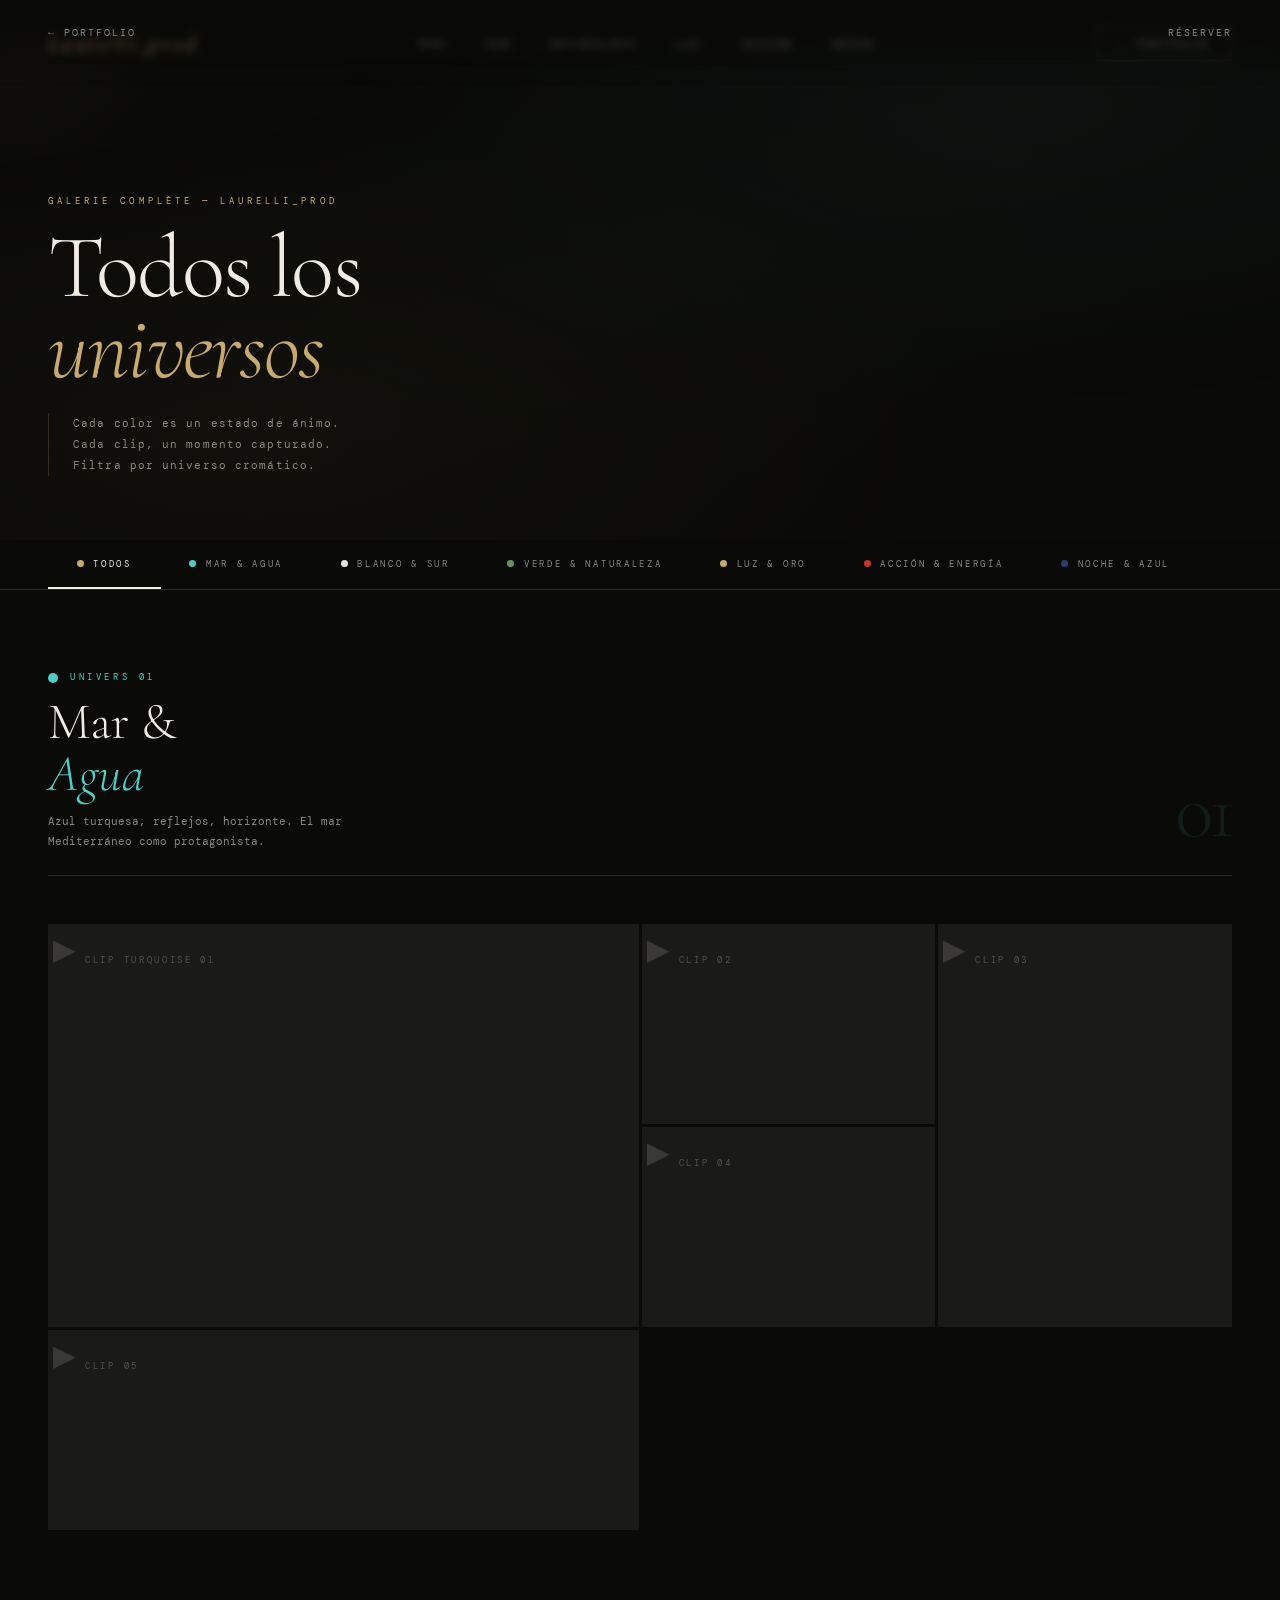
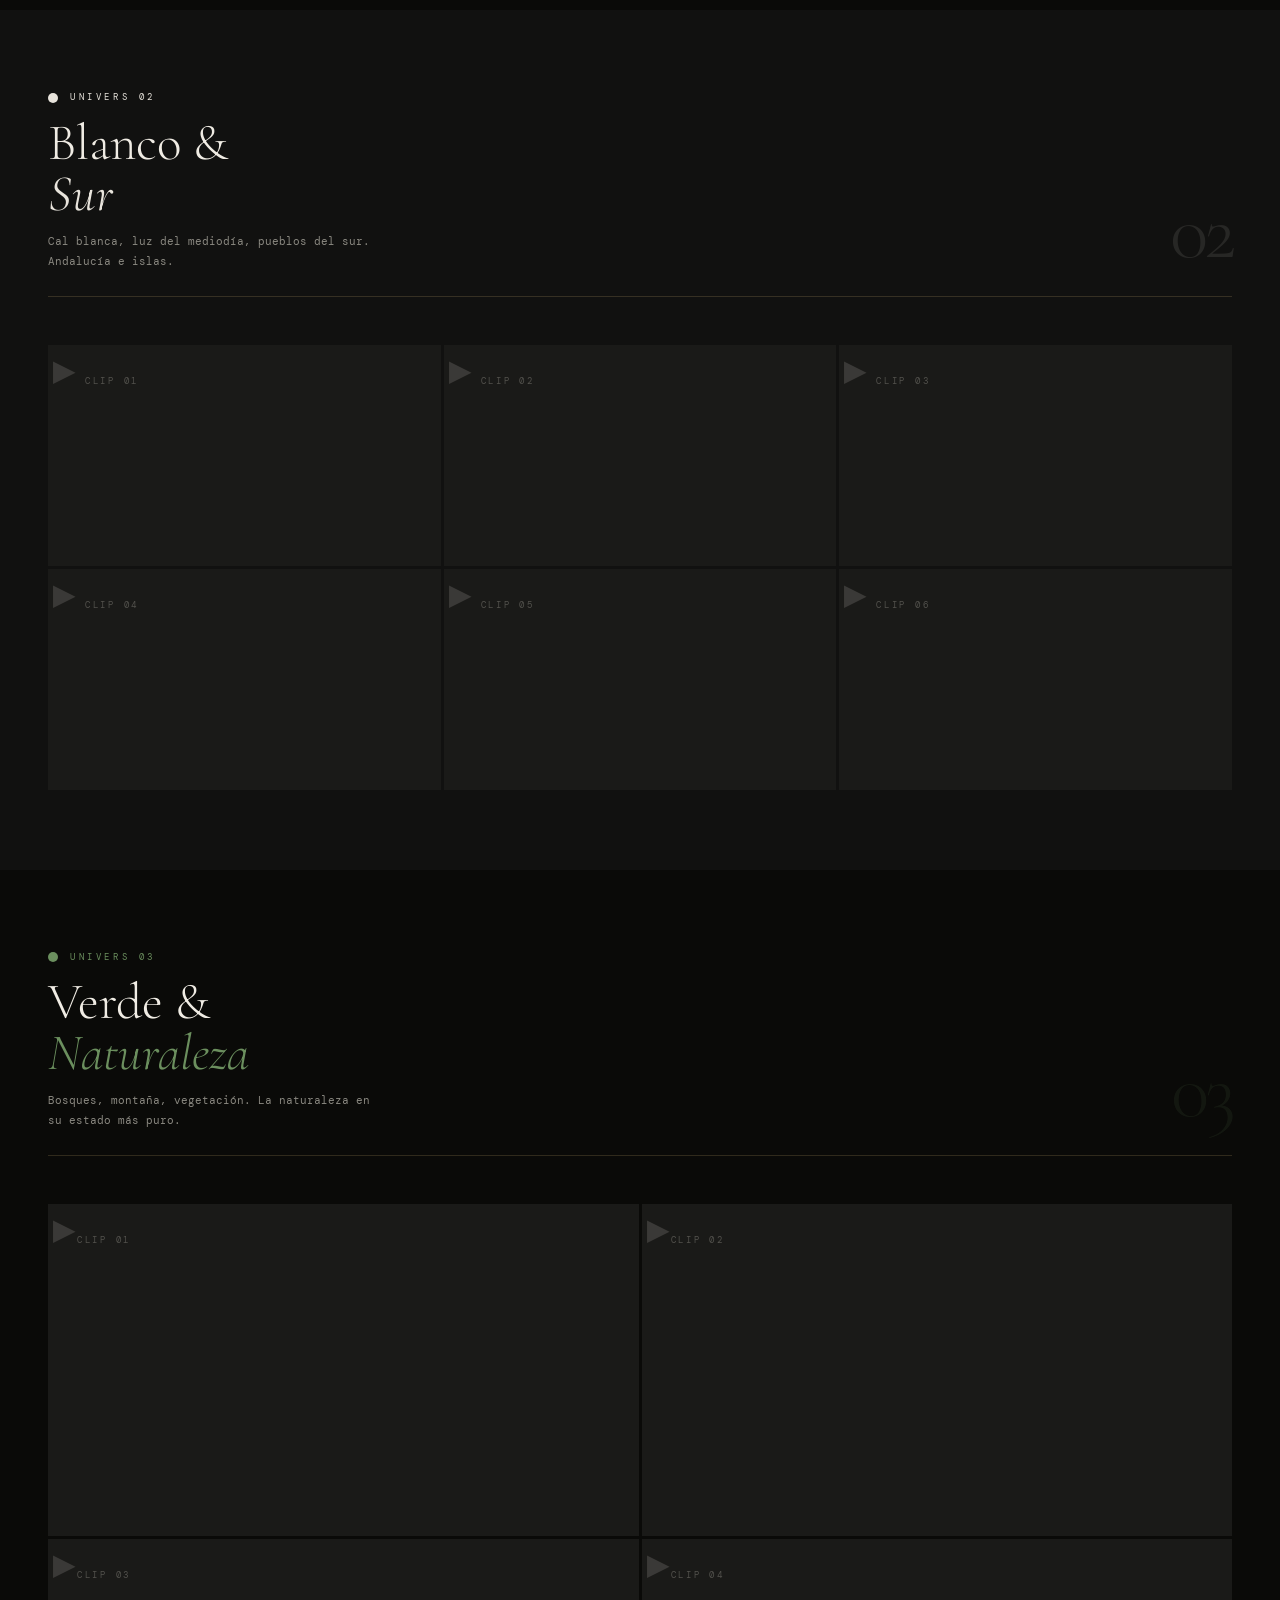
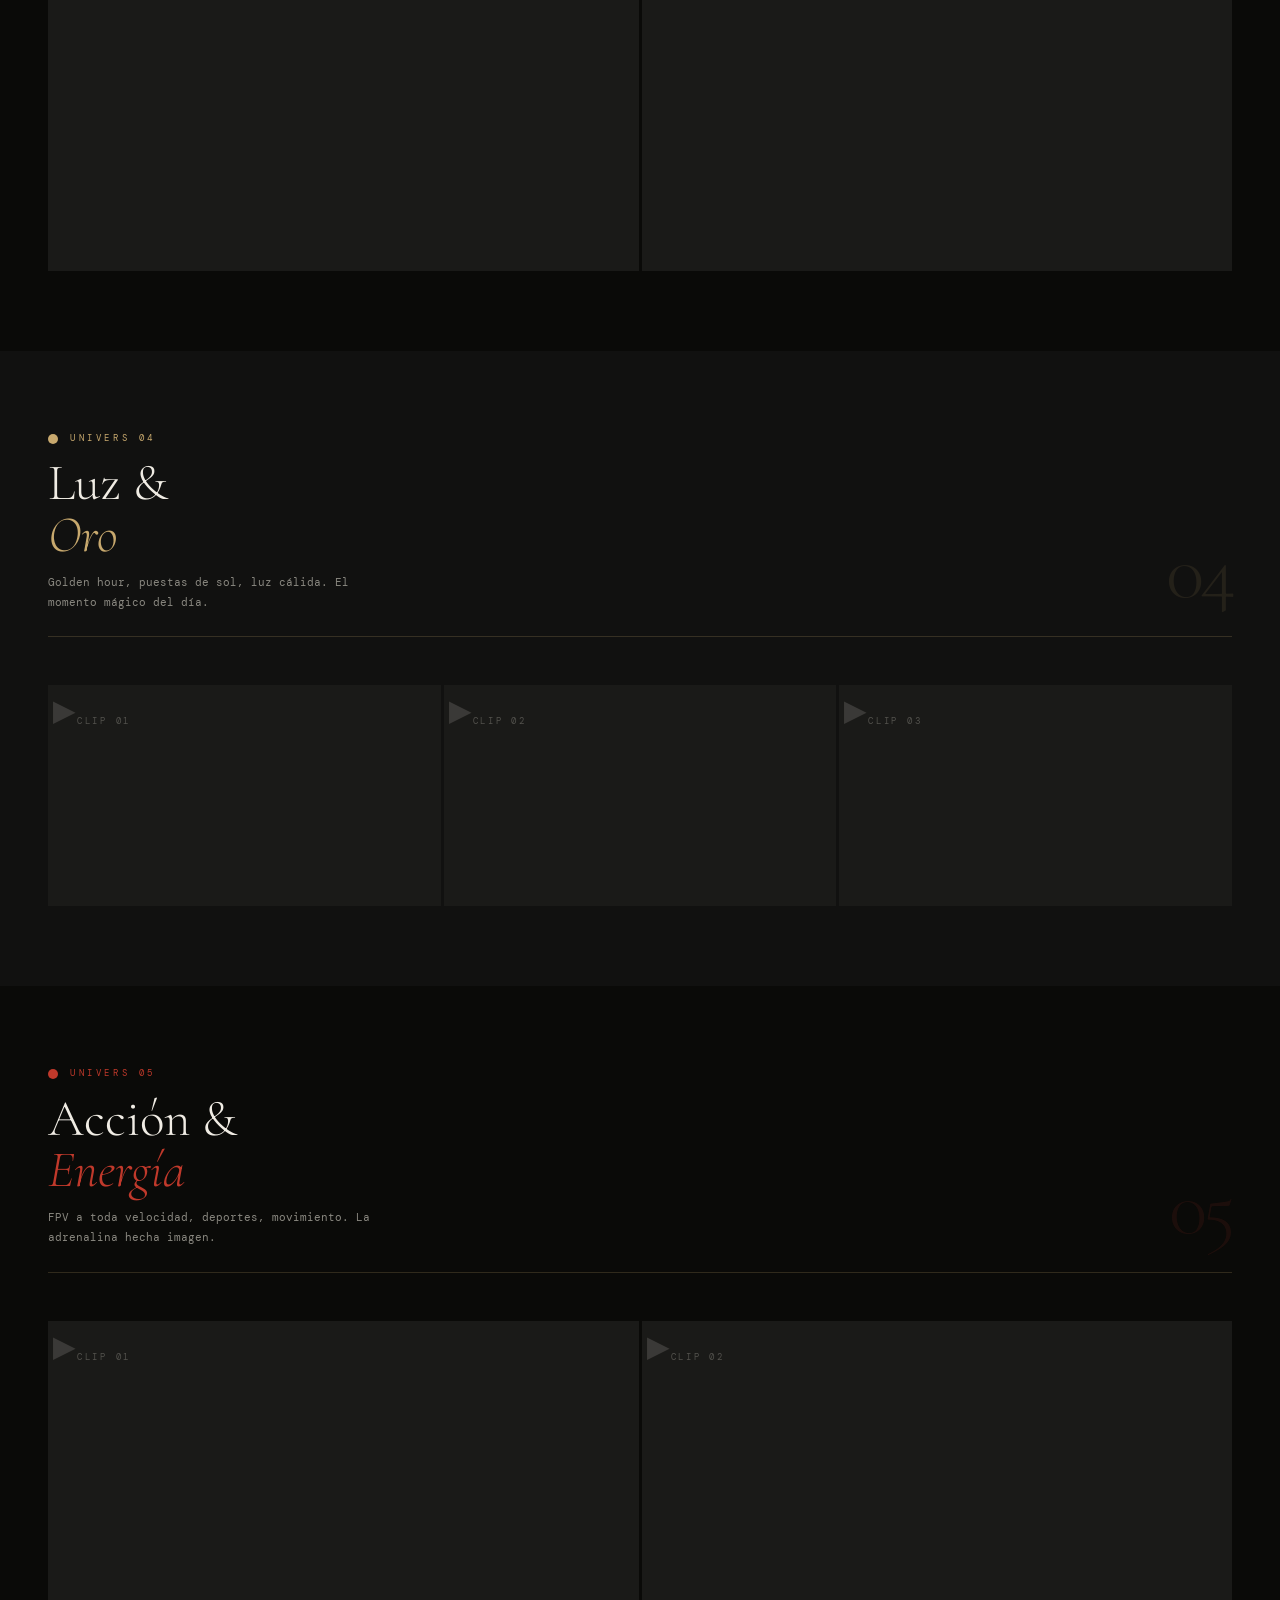
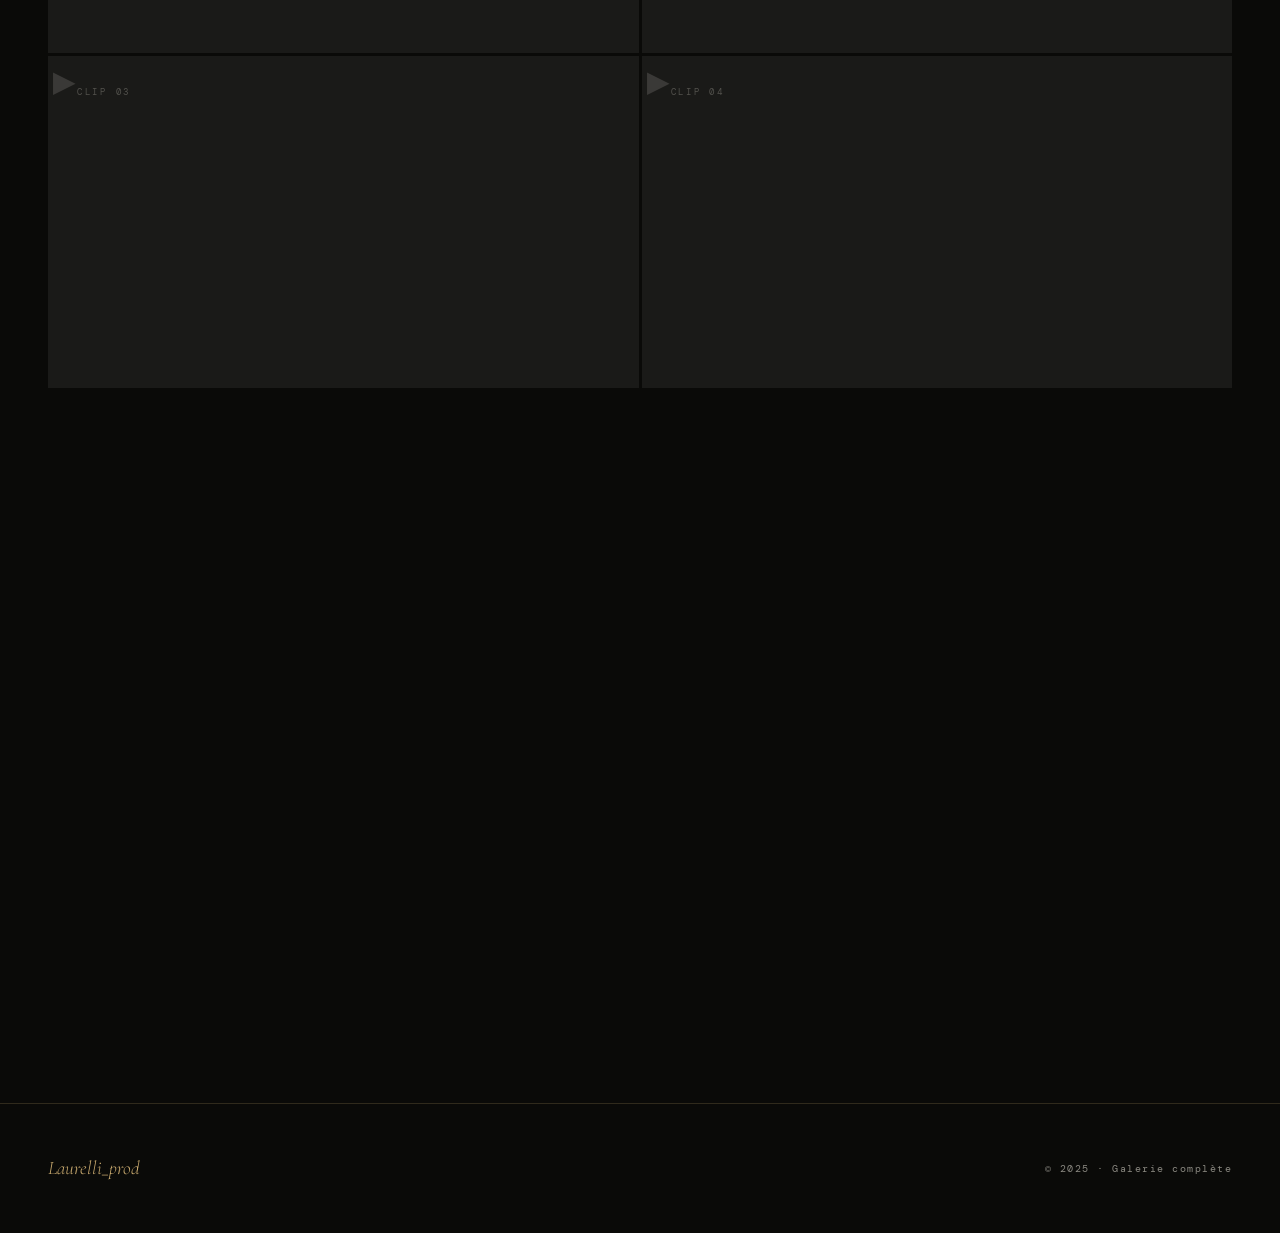
<file: PAUSEgalerieVIDEO.html>
<!DOCTYPE html>
<html lang="es">
<head>
<meta charset="UTF-8">
<meta name="viewport" content="width=device-width, initial-scale=1.0">
<title>Galerie — Laurelli_prod</title>
<link rel="preconnect" href="https://fonts.googleapis.com">
<link href="https://fonts.googleapis.com/css2?family=Cormorant+Garamond:ital,wght@0,300;0,400;0,600;1,300;1,400&family=DM+Mono:wght@300;400&display=swap" rel="stylesheet">
<style>
:root {
  --bg: #0a0a08;
  --surface: #111110;
  --surface2: #1a1a18;
  --accent: #c8a96e;
  --accent2: #e8d5b0;
  --text: #f0ece4;
  --muted: #8a8880;
  --border: rgba(200,169,110,0.2);
  --font-display: 'Cormorant Garamond', serif;
  --font-mono: 'DM Mono', monospace;

  /* Couleurs des univers */
  --turquoise: #4ecdc4;
  --blanc: #e8e4dc;
  --vert: #6b8f5e;
  --or: #c8a96e;
  --rouge: #c0392b;
  --nuit: #2c3e6b;
}

* { margin:0; padding:0; box-sizing:border-box; }
html { scroll-behavior:smooth; }
body {
  background:var(--bg);
  color:var(--text);
  font-family:var(--font-mono);
  font-size:13px;
  line-height:1.7;
  overflow-x:hidden;
  cursor:crosshair;
}
a { color:inherit; text-decoration:none; }

/* SCROLL PROGRESS */
#scroll-progress {
  position:fixed; top:0; left:0; height:2px;
  background:linear-gradient(90deg, var(--accent), var(--accent2));
  width:0%; z-index:999; transition:width 0.1s linear;
}

/* CURSOR */
.cursor-glow {
  position:fixed; width:400px; height:400px;
  background:radial-gradient(circle, rgba(200,169,110,0.05) 0%, transparent 70%);
  border-radius:50%; pointer-events:none;
  transform:translate(-50%,-50%); z-index:0;
}

/* NAV */
nav {
  position:fixed; top:0; left:0; right:0; z-index:100;
  display:flex; justify-content:space-between; align-items:center;
  padding:1.5rem 3rem;
  background:linear-gradient(to bottom, rgba(10,10,8,0.96), transparent);
  backdrop-filter:blur(4px);
  transition:padding 0.3s;
}
nav.scrolled { padding:1rem 3rem; background:rgba(10,10,8,0.97); }
.nav-logo {
  font-family:var(--font-display); font-size:1.4rem;
  font-weight:300; letter-spacing:0.15em; color:var(--accent); font-style:italic;
}
.nav-links { display:flex; gap:2.5rem; list-style:none; }
.nav-links a {
  font-size:10px; letter-spacing:0.25em; text-transform:uppercase;
  color:var(--muted); transition:color 0.3s; position:relative;
}
.nav-links a::after {
  content:''; position:absolute; bottom:-4px; left:0;
  width:0; height:1px; background:var(--accent); transition:width 0.3s;
}
.nav-links a:hover { color:var(--accent); }
.nav-links a:hover::after { width:100%; }
.nav-back {
  font-size:10px; letter-spacing:0.2em; text-transform:uppercase;
  border:1px solid var(--border); color:var(--muted);
  padding:0.5rem 1.4rem; transition:all 0.3s; display:flex; align-items:center; gap:0.5rem;
}
.nav-back:hover { border-color:var(--accent); color:var(--accent); }

/* HERO */
#hero {
  height:60vh; min-height:400px;
  display:flex; flex-direction:column;
  justify-content:flex-end; padding:0 3rem 4rem;
  position:relative; overflow:hidden;
}
.hero-bg {
  position:absolute; inset:0;
  background:
    radial-gradient(ellipse at 80% 20%, rgba(78,205,196,0.04) 0%, transparent 50%),
    radial-gradient(ellipse at 20% 80%, rgba(200,169,110,0.04) 0%, transparent 50%),
    radial-gradient(ellipse at 50% 50%, rgba(107,143,94,0.02) 0%, transparent 60%);
}
.hero-eyebrow {
  font-size:9px; letter-spacing:0.45em; text-transform:uppercase;
  color:var(--accent); margin-bottom:1.2rem;
  animation:fadeUp 0.8s ease 0.2s both;
}
.hero-title {
  font-family:var(--font-display);
  font-size:clamp(3rem,7vw,6rem);
  font-weight:300; line-height:0.9;
  letter-spacing:-0.02em;
  animation:fadeUp 0.8s ease 0.4s both;
}
.hero-title em { font-style:italic; color:var(--accent); display:block; }
.hero-desc {
  color:var(--muted); font-size:11px; letter-spacing:0.1em;
  max-width:400px; line-height:1.9; margin-top:1.5rem;
  border-left:1px solid var(--border); padding-left:1.5rem;
  animation:fadeUp 0.8s ease 0.6s both;
}
@keyframes fadeUp { from{opacity:0;transform:translateY(20px);} to{opacity:1;transform:translateY(0);} }

/* COLOR NAV — filtre horizontal */
#color-nav {
  position:sticky; top:64px; z-index:90;
  background:rgba(10,10,8,0.95); backdrop-filter:blur(8px);
  border-bottom:1px solid var(--border);
  padding:0 3rem;
  display:flex; align-items:center; gap:0;
  overflow-x:auto;
  scrollbar-width:none;
}
#color-nav::-webkit-scrollbar { display:none; }
.color-tab {
  font-size:9px; letter-spacing:0.3em; text-transform:uppercase;
  color:var(--muted); padding:1.1rem 1.8rem;
  cursor:pointer; white-space:nowrap;
  border-bottom:2px solid transparent;
  transition:all 0.3s; display:flex; align-items:center; gap:0.6rem;
  background:none; border-left:none; border-right:none; border-top:none;
  font-family:var(--font-mono);
}
.color-tab .dot {
  width:7px; height:7px; border-radius:50%;
  flex-shrink:0; transition:transform 0.3s;
}
.color-tab:hover { color:var(--text); }
.color-tab:hover .dot { transform:scale(1.4); }
.color-tab.active { color:var(--text); border-bottom-color:currentColor; }
.color-tab[data-color="all"] .dot { background:var(--accent); }
.color-tab[data-color="turquoise"] .dot { background:var(--turquoise); }
.color-tab[data-color="blanc"] .dot { background:var(--blanc); }
.color-tab[data-color="vert"] .dot { background:var(--vert); }
.color-tab[data-color="or"] .dot { background:var(--or); }
.color-tab[data-color="rouge"] .dot { background:var(--rouge); }
.color-tab[data-color="nuit"] .dot { background:var(--nuit); }
.color-tab.active[data-color="turquoise"] { color:var(--turquoise); border-bottom-color:var(--turquoise); }
.color-tab.active[data-color="blanc"] { color:var(--blanc); border-bottom-color:var(--blanc); }
.color-tab.active[data-color="vert"] { color:var(--vert); border-bottom-color:var(--vert); }
.color-tab.active[data-color="or"] { color:var(--or); border-bottom-color:var(--or); }
.color-tab.active[data-color="rouge"] { color:var(--rouge); border-bottom-color:var(--rouge); }
.color-tab.active[data-color="nuit"] { color:var(--nuit); border-bottom-color:var(--nuit); }

/* UNIVERS SECTION */
.univers {
  padding:5rem 3rem;
  transition:opacity 0.4s, transform 0.4s;
}
.univers.hidden { display:none; }

.univers-header {
  display:flex; align-items:flex-end;
  justify-content:space-between;
  margin-bottom:3rem;
  padding-bottom:1.5rem;
  border-bottom:1px solid var(--border);
  gap:2rem;
}
.univers-left { flex:1; }
.univers-label {
  font-size:9px; letter-spacing:0.4em; text-transform:uppercase;
  margin-bottom:0.75rem; display:flex; align-items:center; gap:0.75rem;
}
.univers-label .dot-lg {
  width:10px; height:10px; border-radius:50%; flex-shrink:0;
}
.univers-title {
  font-family:var(--font-display);
  font-size:clamp(2rem,4vw,3.2rem);
  font-weight:300; line-height:1;
}
.univers-title em { font-style:italic; }
.univers-desc {
  color:var(--muted); font-size:11px; line-height:1.8;
  max-width:340px; margin-top:0.75rem;
}
.univers-count {
  font-family:var(--font-display); font-size:5rem; font-weight:300;
  line-height:1; opacity:0.1; flex-shrink:0;
  letter-spacing:-0.05em;
}

/* GRIDS */
.grid-masonry {
  display:grid;
  gap:3px;
}
.grid-masonry.cols-3 { grid-template-columns:repeat(3,1fr); }
.grid-masonry.cols-2 { grid-template-columns:repeat(2,1fr); }
.grid-masonry.mixed {
  grid-template-columns:repeat(4,1fr);
  grid-auto-rows:200px;
}

/* VIDEO CARD */
.vid-card {
  position:relative; overflow:hidden;
  background:var(--surface2);
  cursor:pointer;
}
.vid-card.tall { grid-row:span 2; }
.vid-card.wide { grid-column:span 2; }
.vid-card.square { aspect-ratio:1/1; }
.vid-card.ratio-16-9 { aspect-ratio:16/9; }
.vid-card.ratio-9-16 { aspect-ratio:9/16; }

.vid-card video, .vid-card .vid-placeholder {
  width:100%; height:100%; object-fit:cover;
  transition:transform 0.6s ease;
  display:block;
}
.vid-card:hover video, .vid-card:hover .vid-placeholder {
  transform:scale(1.04);
}

/* Placeholder visuel */
.vid-placeholder {
  display:flex; align-items:center; justify-content:center;
  flex-direction:column; gap:0.5rem;
  background:var(--surface2); position:relative;
}
.vid-placeholder-icon {
  font-family:var(--font-display); font-size:3rem; font-style:italic;
  opacity:0.15; line-height:1;
}
.vid-placeholder-label {
  font-size:9px; letter-spacing:0.3em; text-transform:uppercase;
  color:var(--muted); opacity:0.5;
}

/* Overlay info */
.vid-overlay {
  position:absolute; inset:0;
  background:linear-gradient(to top, rgba(10,10,8,0.85) 0%, transparent 55%);
  opacity:0; transition:opacity 0.3s;
  display:flex; flex-direction:column;
  justify-content:space-between; padding:1rem 1.25rem;
  pointer-events:none;
}
.vid-card:hover .vid-overlay { opacity:1; }
.vid-overlay-top { display:flex; justify-content:flex-end; gap:0.4rem; pointer-events:all; }
.vid-overlay-bottom { pointer-events:none; }

.vid-title {
  font-family:var(--font-display); font-size:1.1rem;
  font-weight:300; color:var(--accent2); line-height:1.2;
}
.vid-meta {
  font-size:8px; letter-spacing:0.2em; text-transform:uppercase;
  color:var(--muted); margin-top:0.3rem;
}

/* Boutons contrôle */
.ctrl-btn {
  width:30px; height:30px;
  background:rgba(10,10,8,0.8); border:1px solid var(--accent);
  color:var(--accent); cursor:pointer; font-size:11px;
  display:flex; align-items:center; justify-content:center;
  transition:all 0.2s; font-family:var(--font-mono);
  flex-shrink:0;
}
.ctrl-btn:hover { background:var(--accent); color:var(--bg); }

/* Colour strip décoratif */
.color-strip {
  height:2px; width:100%;
  position:absolute; bottom:0; left:0; z-index:5;
  opacity:0; transition:opacity 0.3s;
}
.vid-card:hover .color-strip { opacity:1; }

/* FOOTER */
footer {
  padding:3rem; border-top:1px solid var(--border);
  display:flex; justify-content:space-between; align-items:center;
}
footer .foot-logo {
  font-family:var(--font-display); font-size:1.2rem;
  font-weight:300; font-style:italic; color:var(--accent);
}
footer p { font-size:10px; color:var(--muted); letter-spacing:0.15em; }
.foot-nav { display:flex; gap:2rem; }
.foot-nav a {
  font-size:10px; letter-spacing:0.2em; text-transform:uppercase;
  color:var(--muted); transition:color 0.3s;
}
.foot-nav a:hover { color:var(--accent); }

/* REVEAL */
.reveal { opacity:0; transform:translateY(20px); transition:opacity 0.6s ease, transform 0.6s ease; }
.reveal.visible { opacity:1; transform:translateY(0); }

/* RESPONSIVE */
@media(max-width:900px){
  nav { padding:1.25rem 1.5rem; }
  .nav-links { display:none; }
  #color-nav { padding:0 1.5rem; }
  .univers { padding:3rem 1.5rem; }
  .grid-masonry.cols-3 { grid-template-columns:repeat(2,1fr); }
  .grid-masonry.mixed { grid-template-columns:repeat(2,1fr); grid-auto-rows:150px; }
  .univers-count { font-size:3rem; }
  footer { flex-direction:column; gap:1.5rem; text-align:center; }
}
@media(max-width:550px){
  .grid-masonry.cols-3, .grid-masonry.cols-2 { grid-template-columns:1fr; }
  .grid-masonry.mixed { grid-template-columns:1fr; }
  .vid-card.wide { grid-column:span 1; }
}
</style>
</head>
<body>

<div id="scroll-progress"></div>
<div class="cursor-glow" id="cursorGlow"></div>

<!-- NAV -->
<nav id="mainNav">
  <div class="nav-logo">Laurelli_prod</div>
  <ul class="nav-links">
    <li><a href="#turquoise">Mar</a></li>
    <li><a href="#blanc">Sur</a></li>
    <li><a href="#vert">Naturaleza</a></li>
    <li><a href="#or">Luz</a></li>
    <li><a href="#rouge">Acción</a></li>
    <li><a href="#nuit">Noche</a></li>
  </ul>
  <a href="index.html" class="nav-back">← Portfolio</a>
</nav>

<!-- HERO -->
<section id="hero">
  <div class="hero-bg"></div>
  <div class="hero-eyebrow">Galerie complète — Laurelli_prod</div>
  <h1 class="hero-title">
    Todos los<br>
    <em>universos</em>
  </h1>
  <p class="hero-desc">
    Cada color es un estado de ánimo.<br>
    Cada clip, un momento capturado.<br>
    Filtra por universo cromático.
  </p>
</section>

<!-- COLOR NAV -->
<div id="color-nav">
  <button class="color-tab active" data-color="all" onclick="filterColor('all', this)">
    <span class="dot"></span>Todos
  </button>
  <button class="color-tab" data-color="turquoise" onclick="filterColor('turquoise', this)">
    <span class="dot"></span>Mar & Agua
  </button>
  <button class="color-tab" data-color="blanc" onclick="filterColor('blanc', this)">
    <span class="dot"></span>Blanco & Sur
  </button>
  <button class="color-tab" data-color="vert" onclick="filterColor('vert', this)">
    <span class="dot"></span>Verde & Naturaleza
  </button>
  <button class="color-tab" data-color="or" onclick="filterColor('or', this)">
    <span class="dot"></span>Luz & Oro
  </button>
  <button class="color-tab" data-color="rouge" onclick="filterColor('rouge', this)">
    <span class="dot"></span>Acción & Energía
  </button>
  <button class="color-tab" data-color="nuit" onclick="filterColor('nuit', this)">
    <span class="dot"></span>Noche & Azul
  </button>
</div>

<!-- ═══════════════════════════════════════
     UNIVERS 1 — TURQUOISE / MAR & AGUA
════════════════════════════════════════ -->
<section class="univers reveal" id="turquoise" data-color="turquoise">
  <div class="univers-header">
    <div class="univers-left">
      <div class="univers-label" style="color:var(--turquoise);">
        <span class="dot-lg" style="background:var(--turquoise);"></span>
        Univers 01
      </div>
      <h2 class="univers-title">Mar &<br><em style="color:var(--turquoise);">Agua</em></h2>
      <p class="univers-desc">Azul turquesa, reflejos, horizonte. El mar Mediterráneo como protagonista.</p>
    </div>
    <div class="univers-count" style="color:var(--turquoise);">01</div>
  </div>

  <div class="grid-masonry mixed">

    <div class="vid-card wide tall reveal" data-vid="t1">
      <div class="vid-placeholder">
        <span class="vid-placeholder-icon">▶</span>
        <span class="vid-placeholder-label">Clip turquoise 01</span>
      </div>
      <!-- Remplace par : <video id="t1" autoplay loop muted playsinline preload="none" style="width:100%;height:100%;object-fit:cover;"><source src="URL_R2.mp4" type="video/mp4"></video> -->
      <div class="color-strip" style="background:linear-gradient(90deg,transparent,var(--turquoise),transparent);"></div>
      <div class="vid-overlay">
        <div class="vid-overlay-top">
          <button class="ctrl-btn" onclick="toggleMute('t1',this)" title="Son">🔇</button>
          <button class="ctrl-btn" onclick="goFullscreen('t1')" title="Plein écran">⛶</button>
        </div>
        <div class="vid-overlay-bottom">
          <div class="vid-title">Faro Favaritx</div>
          <div class="vid-meta">Drone · Menorca · 4K</div>
        </div>
      </div>
    </div>

    <div class="vid-card reveal" data-vid="t2">
      <div class="vid-placeholder">
        <span class="vid-placeholder-icon">▶</span>
        <span class="vid-placeholder-label">Clip 02</span>
      </div>
      <div class="color-strip" style="background:linear-gradient(90deg,transparent,var(--turquoise),transparent);"></div>
      <div class="vid-overlay">
        <div class="vid-overlay-top">
          <button class="ctrl-btn" onclick="toggleMute('t2',this)">🔇</button>
          <button class="ctrl-btn" onclick="goFullscreen('t2')">⛶</button>
        </div>
        <div class="vid-overlay-bottom">
          <div class="vid-title">Aguas cristalinas</div>
          <div class="vid-meta">FPV · 4K</div>
        </div>
      </div>
    </div>

    <div class="vid-card tall reveal" data-vid="t3">
      <div class="vid-placeholder">
        <span class="vid-placeholder-icon">▶</span>
        <span class="vid-placeholder-label">Clip 03</span>
      </div>
      <div class="color-strip" style="background:linear-gradient(90deg,transparent,var(--turquoise),transparent);"></div>
      <div class="vid-overlay">
        <div class="vid-overlay-top">
          <button class="ctrl-btn" onclick="toggleMute('t3',this)">🔇</button>
          <button class="ctrl-btn" onclick="goFullscreen('t3')">⛶</button>
        </div>
        <div class="vid-overlay-bottom">
          <div class="vid-title">Cala salvaje</div>
          <div class="vid-meta">Terrestre · 4K</div>
        </div>
      </div>
    </div>

    <div class="vid-card reveal" data-vid="t4">
      <div class="vid-placeholder">
        <span class="vid-placeholder-icon">▶</span>
        <span class="vid-placeholder-label">Clip 04</span>
      </div>
      <div class="color-strip" style="background:linear-gradient(90deg,transparent,var(--turquoise),transparent);"></div>
      <div class="vid-overlay">
        <div class="vid-overlay-top">
          <button class="ctrl-btn" onclick="toggleMute('t4',this)">🔇</button>
          <button class="ctrl-btn" onclick="goFullscreen('t4')">⛶</button>
        </div>
        <div class="vid-overlay-bottom">
          <div class="vid-title">Horizonte</div>
          <div class="vid-meta">Drone · 4K</div>
        </div>
      </div>
    </div>

    <div class="vid-card wide reveal" data-vid="t5">
      <div class="vid-placeholder">
        <span class="vid-placeholder-icon">▶</span>
        <span class="vid-placeholder-label">Clip 05</span>
      </div>
      <div class="color-strip" style="background:linear-gradient(90deg,transparent,var(--turquoise),transparent);"></div>
      <div class="vid-overlay">
        <div class="vid-overlay-top">
          <button class="ctrl-btn" onclick="toggleMute('t5',this)">🔇</button>
          <button class="ctrl-btn" onclick="goFullscreen('t5')">⛶</button>
        </div>
        <div class="vid-overlay-bottom">
          <div class="vid-title">Costa aérea</div>
          <div class="vid-meta">Drone · FPV · 4K</div>
        </div>
      </div>
    </div>

  </div>
</section>

<!-- ═══════════════════════════════════════
     UNIVERS 2 — BLANC / SUR DE ESPAÑA
════════════════════════════════════════ -->
<section class="univers reveal" id="blanc" data-color="blanc" style="background:var(--surface);">
  <div class="univers-header">
    <div class="univers-left">
      <div class="univers-label" style="color:var(--blanc);">
        <span class="dot-lg" style="background:var(--blanc);"></span>
        Univers 02
      </div>
      <h2 class="univers-title">Blanco &<br><em style="color:var(--blanc);">Sur</em></h2>
      <p class="univers-desc">Cal blanca, luz del mediodía, pueblos del sur. Andalucía e islas.</p>
    </div>
    <div class="univers-count" style="color:var(--blanc);">02</div>
  </div>

  <div class="grid-masonry cols-3">

    <div class="vid-card ratio-16-9 reveal" data-vid="b1">
      <div class="vid-placeholder">
        <span class="vid-placeholder-icon">▶</span>
        <span class="vid-placeholder-label">Clip 01</span>
      </div>
      <div class="color-strip" style="background:linear-gradient(90deg,transparent,var(--blanc),transparent);"></div>
      <div class="vid-overlay">
        <div class="vid-overlay-top">
          <button class="ctrl-btn" onclick="toggleMute('b1',this)">🔇</button>
          <button class="ctrl-btn" onclick="goFullscreen('b1')">⛶</button>
        </div>
        <div class="vid-overlay-bottom">
          <div class="vid-title">Pueblo blanco</div>
          <div class="vid-meta">Terrestre · Andalucía</div>
        </div>
      </div>
    </div>

    <div class="vid-card ratio-16-9 reveal" data-vid="b2">
      <div class="vid-placeholder">
        <span class="vid-placeholder-icon">▶</span>
        <span class="vid-placeholder-label">Clip 02</span>
      </div>
      <div class="color-strip" style="background:linear-gradient(90deg,transparent,var(--blanc),transparent);"></div>
      <div class="vid-overlay">
        <div class="vid-overlay-top">
          <button class="ctrl-btn" onclick="toggleMute('b2',this)">🔇</button>
          <button class="ctrl-btn" onclick="goFullscreen('b2')">⛶</button>
        </div>
        <div class="vid-overlay-bottom">
          <div class="vid-title">Calles silenciosas</div>
          <div class="vid-meta">Terrestre · 4K</div>
        </div>
      </div>
    </div>

    <div class="vid-card ratio-16-9 reveal" data-vid="b3">
      <div class="vid-placeholder">
        <span class="vid-placeholder-icon">▶</span>
        <span class="vid-placeholder-label">Clip 03</span>
      </div>
      <div class="color-strip" style="background:linear-gradient(90deg,transparent,var(--blanc),transparent);"></div>
      <div class="vid-overlay">
        <div class="vid-overlay-top">
          <button class="ctrl-btn" onclick="toggleMute('b3',this)">🔇</button>
          <button class="ctrl-btn" onclick="goFullscreen('b3')">⛶</button>
        </div>
        <div class="vid-overlay-bottom">
          <div class="vid-title">Luz de verano</div>
          <div class="vid-meta">Drone · Sevilla</div>
        </div>
      </div>
    </div>

    <div class="vid-card ratio-16-9 reveal" data-vid="b4">
      <div class="vid-placeholder">
        <span class="vid-placeholder-icon">▶</span>
        <span class="vid-placeholder-label">Clip 04</span>
      </div>
      <div class="color-strip" style="background:linear-gradient(90deg,transparent,var(--blanc),transparent);"></div>
      <div class="vid-overlay">
        <div class="vid-overlay-top">
          <button class="ctrl-btn" onclick="toggleMute('b4',this)">🔇</button>
          <button class="ctrl-btn" onclick="goFullscreen('b4')">⛶</button>
        </div>
        <div class="vid-overlay-bottom">
          <div class="vid-title">Arquitectura</div>
          <div class="vid-meta">Terrestre · 4K</div>
        </div>
      </div>
    </div>

    <div class="vid-card ratio-16-9 reveal" data-vid="b5">
      <div class="vid-placeholder">
        <span class="vid-placeholder-icon">▶</span>
        <span class="vid-placeholder-label">Clip 05</span>
      </div>
      <div class="color-strip" style="background:linear-gradient(90deg,transparent,var(--blanc),transparent);"></div>
      <div class="vid-overlay">
        <div class="vid-overlay-top">
          <button class="ctrl-btn" onclick="toggleMute('b5',this)">🔇</button>
          <button class="ctrl-btn" onclick="goFullscreen('b5')">⛶</button>
        </div>
        <div class="vid-overlay-bottom">
          <div class="vid-title">Patio andaluz</div>
          <div class="vid-meta">Terrestre · 4K</div>
        </div>
      </div>
    </div>

    <div class="vid-card ratio-16-9 reveal" data-vid="b6">
      <div class="vid-placeholder">
        <span class="vid-placeholder-icon">▶</span>
        <span class="vid-placeholder-label">Clip 06</span>
      </div>
      <div class="color-strip" style="background:linear-gradient(90deg,transparent,var(--blanc),transparent);"></div>
      <div class="vid-overlay">
        <div class="vid-overlay-top">
          <button class="ctrl-btn" onclick="toggleMute('b6',this)">🔇</button>
          <button class="ctrl-btn" onclick="goFullscreen('b6')">⛶</button>
        </div>
        <div class="vid-overlay-bottom">
          <div class="vid-title">Vista aérea</div>
          <div class="vid-meta">Drone · 4K</div>
        </div>
      </div>
    </div>

  </div>
</section>

<!-- ═══════════════════════════════════════
     UNIVERS 3 — VERT / FORET & MONTAGNE
════════════════════════════════════════ -->
<section class="univers reveal" id="vert" data-color="vert">
  <div class="univers-header">
    <div class="univers-left">
      <div class="univers-label" style="color:var(--vert);">
        <span class="dot-lg" style="background:var(--vert);"></span>
        Univers 03
      </div>
      <h2 class="univers-title">Verde &<br><em style="color:var(--vert);">Naturaleza</em></h2>
      <p class="univers-desc">Bosques, montaña, vegetación. La naturaleza en su estado más puro.</p>
    </div>
    <div class="univers-count" style="color:var(--vert);">03</div>
  </div>

  <div class="grid-masonry cols-2">
    <div class="vid-card ratio-16-9 reveal" data-vid="v1">
      <div class="vid-placeholder"><span class="vid-placeholder-icon">▶</span><span class="vid-placeholder-label">Clip 01</span></div>
      <div class="color-strip" style="background:linear-gradient(90deg,transparent,var(--vert),transparent);"></div>
      <div class="vid-overlay">
        <div class="vid-overlay-top"><button class="ctrl-btn" onclick="toggleMute('v1',this)">🔇</button><button class="ctrl-btn" onclick="goFullscreen('v1')">⛶</button></div>
        <div class="vid-overlay-bottom"><div class="vid-title">Bosque atlántico</div><div class="vid-meta">FPV · 4K</div></div>
      </div>
    </div>
    <div class="vid-card ratio-16-9 reveal" data-vid="v2">
      <div class="vid-placeholder"><span class="vid-placeholder-icon">▶</span><span class="vid-placeholder-label">Clip 02</span></div>
      <div class="color-strip" style="background:linear-gradient(90deg,transparent,var(--vert),transparent);"></div>
      <div class="vid-overlay">
        <div class="vid-overlay-top"><button class="ctrl-btn" onclick="toggleMute('v2',this)">🔇</button><button class="ctrl-btn" onclick="goFullscreen('v2')">⛶</button></div>
        <div class="vid-overlay-bottom"><div class="vid-title">Montaña</div><div class="vid-meta">Drone · 4K</div></div>
      </div>
    </div>
    <div class="vid-card ratio-16-9 reveal" data-vid="v3">
      <div class="vid-placeholder"><span class="vid-placeholder-icon">▶</span><span class="vid-placeholder-label">Clip 03</span></div>
      <div class="color-strip" style="background:linear-gradient(90deg,transparent,var(--vert),transparent);"></div>
      <div class="vid-overlay">
        <div class="vid-overlay-top"><button class="ctrl-btn" onclick="toggleMute('v3',this)">🔇</button><button class="ctrl-btn" onclick="goFullscreen('v3')">⛶</button></div>
        <div class="vid-overlay-bottom"><div class="vid-title">Río y cascada</div><div class="vid-meta">Terrestre · 4K</div></div>
      </div>
    </div>
    <div class="vid-card ratio-16-9 reveal" data-vid="v4">
      <div class="vid-placeholder"><span class="vid-placeholder-icon">▶</span><span class="vid-placeholder-label">Clip 04</span></div>
      <div class="color-strip" style="background:linear-gradient(90deg,transparent,var(--vert),transparent);"></div>
      <div class="vid-overlay">
        <div class="vid-overlay-top"><button class="ctrl-btn" onclick="toggleMute('v4',this)">🔇</button><button class="ctrl-btn" onclick="goFullscreen('v4')">⛶</button></div>
        <div class="vid-overlay-bottom"><div class="vid-title">Vuelo sobre pinos</div><div class="vid-meta">FPV · Drone · 4K</div></div>
      </div>
    </div>
  </div>
</section>

<!-- ═══════════════════════════════════════
     UNIVERS 4 — OR / LUZ & GOLDEN HOUR
════════════════════════════════════════ -->
<section class="univers reveal" id="or" data-color="or" style="background:var(--surface);">
  <div class="univers-header">
    <div class="univers-left">
      <div class="univers-label" style="color:var(--or);">
        <span class="dot-lg" style="background:var(--or);"></span>
        Univers 04
      </div>
      <h2 class="univers-title">Luz &<br><em style="color:var(--or);">Oro</em></h2>
      <p class="univers-desc">Golden hour, puestas de sol, luz cálida. El momento mágico del día.</p>
    </div>
    <div class="univers-count" style="color:var(--or);">04</div>
  </div>

  <div class="grid-masonry cols-3">
    <div class="vid-card ratio-16-9 reveal" data-vid="o1">
      <div class="vid-placeholder"><span class="vid-placeholder-icon">▶</span><span class="vid-placeholder-label">Clip 01</span></div>
      <div class="color-strip" style="background:linear-gradient(90deg,transparent,var(--or),transparent);"></div>
      <div class="vid-overlay">
        <div class="vid-overlay-top"><button class="ctrl-btn" onclick="toggleMute('o1',this)">🔇</button><button class="ctrl-btn" onclick="goFullscreen('o1')">⛶</button></div>
        <div class="vid-overlay-bottom"><div class="vid-title">Golden hour</div><div class="vid-meta">Drone · 4K</div></div>
      </div>
    </div>
    <div class="vid-card ratio-16-9 reveal" data-vid="o2">
      <div class="vid-placeholder"><span class="vid-placeholder-icon">▶</span><span class="vid-placeholder-label">Clip 02</span></div>
      <div class="color-strip" style="background:linear-gradient(90deg,transparent,var(--or),transparent);"></div>
      <div class="vid-overlay">
        <div class="vid-overlay-top"><button class="ctrl-btn" onclick="toggleMute('o2',this)">🔇</button><button class="ctrl-btn" onclick="goFullscreen('o2')">⛶</button></div>
        <div class="vid-overlay-bottom"><div class="vid-title">Puesta de sol</div><div class="vid-meta">Terrestre · 4K</div></div>
      </div>
    </div>
    <div class="vid-card ratio-16-9 reveal" data-vid="o3">
      <div class="vid-placeholder"><span class="vid-placeholder-icon">▶</span><span class="vid-placeholder-label">Clip 03</span></div>
      <div class="color-strip" style="background:linear-gradient(90deg,transparent,var(--or),transparent);"></div>
      <div class="vid-overlay">
        <div class="vid-overlay-top"><button class="ctrl-btn" onclick="toggleMute('o3',this)">🔇</button><button class="ctrl-btn" onclick="goFullscreen('o3')">⛶</button></div>
        <div class="vid-overlay-bottom"><div class="vid-title">Siluetas</div><div class="vid-meta">Terrestre · 4K</div></div>
      </div>
    </div>
  </div>
</section>

<!-- ═══════════════════════════════════════
     UNIVERS 5 — ROUGE / ACCIÓN & ENERGÍA
════════════════════════════════════════ -->
<section class="univers reveal" id="rouge" data-color="rouge">
  <div class="univers-header">
    <div class="univers-left">
      <div class="univers-label" style="color:var(--rouge);">
        <span class="dot-lg" style="background:var(--rouge);"></span>
        Univers 05
      </div>
      <h2 class="univers-title">Acción &<br><em style="color:var(--rouge);">Energía</em></h2>
      <p class="univers-desc">FPV a toda velocidad, deportes, movimiento. La adrenalina hecha imagen.</p>
    </div>
    <div class="univers-count" style="color:var(--rouge);">05</div>
  </div>

  <div class="grid-masonry cols-2">
    <div class="vid-card ratio-16-9 reveal" data-vid="r1">
      <div class="vid-placeholder"><span class="vid-placeholder-icon">▶</span><span class="vid-placeholder-label">Clip 01</span></div>
      <div class="color-strip" style="background:linear-gradient(90deg,transparent,var(--rouge),transparent);"></div>
      <div class="vid-overlay">
        <div class="vid-overlay-top"><button class="ctrl-btn" onclick="toggleMute('r1',this)">🔇</button><button class="ctrl-btn" onclick="goFullscreen('r1')">⛶</button></div>
        <div class="vid-overlay-bottom"><div class="vid-title">FPV chase</div><div class="vid-meta">FPV · 4K</div></div>
      </div>
    </div>
    <div class="vid-card ratio-16-9 reveal" data-vid="r2">
      <div class="vid-placeholder"><span class="vid-placeholder-icon">▶</span><span class="vid-placeholder-label">Clip 02</span></div>
      <div class="color-strip" style="background:linear-gradient(90deg,transparent,var(--rouge),transparent);"></div>
      <div class="vid-overlay">
        <div class="vid-overlay-top"><button class="ctrl-btn" onclick="toggleMute('r2',this)">🔇</button><button class="ctrl-btn" onclick="goFullscreen('r2')">⛶</button></div>
        <div class="vid-overlay-bottom"><div class="vid-title">Deporte urbano</div><div class="vid-meta">Terrestre · 4K</div></div>
      </div>
    </div>
    <div class="vid-card ratio-16-9 reveal" data-vid="r3">
      <div class="vid-placeholder"><span class="vid-placeholder-icon">▶</span><span class="vid-placeholder-label">Clip 03</span></div>
      <div class="color-strip" style="background:linear-gradient(90deg,transparent,var(--rouge),transparent);"></div>
      <div class="vid-overlay">
        <div class="vid-overlay-top"><button class="ctrl-btn" onclick="toggleMute('r3',this)">🔇</button><button class="ctrl-btn" onclick="goFullscreen('r3')">⛶</button></div>
        <div class="vid-overlay-bottom"><div class="vid-title">Clip musical</div><div class="vid-meta">Terrestre · 4K</div></div>
      </div>
    </div>
    <div class="vid-card ratio-16-9 reveal" data-vid="r4">
      <div class="vid-placeholder"><span class="vid-placeholder-icon">▶</span><span class="vid-placeholder-label">Clip 04</span></div>
      <div class="color-strip" style="background:linear-gradient(90deg,transparent,var(--rouge),transparent);"></div>
      <div class="vid-overlay">
        <div class="vid-overlay-top"><button class="ctrl-btn" onclick="toggleMute('r4',this)">🔇</button><button class="ctrl-btn" onclick="goFullscreen('r4')">⛶</button></div>
        <div class="vid-overlay-bottom"><div class="vid-title">Velocidad pura</div><div class="vid-meta">FPV · 4K</div></div>
      </div>
    </div>
  </div>
</section>

<!-- ═══════════════════════════════════════
     UNIVERS 6 — NUIT / NOCHE & AZUL
════════════════════════════════════════ -->
<section class="univers reveal" id="nuit" data-color="nuit" style="background:var(--surface);">
  <div class="univers-header">
    <div class="univers-left">
      <div class="univers-label" style="color:var(--nuit);">
        <span class="dot-lg" style="background:var(--nuit);"></span>
        Univers 06
      </div>
      <h2 class="univers-title">Noche &<br><em style="color:#6b8fc8)">Azul</em></h2>
      <p class="univers-desc">Azul profundo, luces nocturnas, atmósferas. La magia que sólo existe de noche.</p>
    </div>
    <div class="univers-count" style="color:var(--nuit);">06</div>
  </div>

  <div class="grid-masonry cols-3">
    <div class="vid-card ratio-16-9 reveal" data-vid="n1">
      <div class="vid-placeholder"><span class="vid-placeholder-icon">▶</span><span class="vid-placeholder-label">Clip 01</span></div>
      <div class="color-strip" style="background:linear-gradient(90deg,transparent,var(--nuit),transparent);"></div>
      <div class="vid-overlay">
        <div class="vid-overlay-top"><button class="ctrl-btn" onclick="toggleMute('n1',this)">🔇</button><button class="ctrl-btn" onclick="goFullscreen('n1')">⛶</button></div>
        <div class="vid-overlay-bottom"><div class="vid-title">Ciudad de noche</div><div class="vid-meta">Drone · 4K</div></div>
      </div>
    </div>
    <div class="vid-card ratio-16-9 reveal" data-vid="n2">
      <div class="vid-placeholder"><span class="vid-placeholder-icon">▶</span><span class="vid-placeholder-label">Clip 02</span></div>
      <div class="color-strip" style="background:linear-gradient(90deg,transparent,var(--nuit),transparent);"></div>
      <div class="vid-overlay">
        <div class="vid-overlay-top"><button class="ctrl-btn" onclick="toggleMute('n2',this)">🔇</button><button class="ctrl-btn" onclick="goFullscreen('n2')">⛶</button></div>
        <div class="vid-overlay-bottom"><div class="vid-title">Luces urbanas</div><div class="vid-meta">Terrestre · 4K</div></div>
      </div>
    </div>
    <div class="vid-card ratio-16-9 reveal" data-vid="n3">
      <div class="vid-placeholder"><span class="vid-placeholder-icon">▶</span><span class="vid-placeholder-label">Clip 03</span></div>
      <div class="color-strip" style="background:linear-gradient(90deg,transparent,var(--nuit),transparent);"></div>
      <div class="vid-overlay">
        <div class="vid-overlay-top"><button class="ctrl-btn" onclick="toggleMute('n3',this)">🔇</button><button class="ctrl-btn" onclick="goFullscreen('n3')">⛶</button></div>
        <div class="vid-overlay-bottom"><div class="vid-title">Blue hour</div><div class="vid-meta">Drone · 4K</div></div>
      </div>
    </div>
  </div>
</section>

<!-- FOOTER -->
<footer>
  <div class="foot-logo">Laurelli_prod</div>
  <p>© 2025 · Galerie complète</p>
  <nav class="foot-nav">
    <a href="index.html">← Portfolio</a>
    <a href="index.html#booking">Réserver</a>
  </nav>
</footer>

<script>
/* ─── SCROLL PROGRESS ─── */
window.addEventListener('scroll', () => {
  const p = (window.scrollY / (document.body.scrollHeight - window.innerHeight)) * 100;
  document.getElementById('scroll-progress').style.width = p + '%';
  document.getElementById('mainNav').classList.toggle('scrolled', window.scrollY > 60);
});

/* ─── CURSOR ─── */
let mx=0,my=0,cx=0,cy=0;
document.addEventListener('mousemove',e=>{mx=e.clientX;my=e.clientY;});
(function raf(){
  cx+=(mx-cx)*0.12; cy+=(my-cy)*0.12;
  const g=document.getElementById('cursorGlow');
  g.style.left=cx+'px'; g.style.top=cy+'px';
  requestAnimationFrame(raf);
})();

/* ─── REVEAL ─── */
const obs = new IntersectionObserver(entries=>{
  entries.forEach((e,i)=>{
    if(e.isIntersecting) setTimeout(()=>e.target.classList.add('visible'), i*60);
  });
},{threshold:0.06});
document.querySelectorAll('.reveal').forEach(el=>obs.observe(el));

/* ─── LAZY VIDEO ─── */
const vidObs = new IntersectionObserver(entries=>{
  entries.forEach(entry=>{
    const vid = entry.target;
    if(entry.isIntersecting){
      const src = vid.querySelector('source');
      if(src && !vid.getAttribute('data-loaded')){
        vid.src = src.src;
        vid.setAttribute('data-loaded','1');
      }
      vid.play().catch(()=>{});
    } else {
      vid.pause();
    }
  });
},{threshold:0.2});
document.querySelectorAll('video').forEach(v=>vidObs.observe(v));

/* ─── COLOR FILTER ─── */
function filterColor(color, btn) {
  document.querySelectorAll('.color-tab').forEach(t=>t.classList.remove('active'));
  btn.classList.add('active');

  document.querySelectorAll('.univers').forEach(s=>{
    if(color === 'all'){
      s.classList.remove('hidden');
    } else {
      s.dataset.color === color
        ? s.classList.remove('hidden')
        : s.classList.add('hidden');
    }
  });
  document.querySelectorAll('.univers.hidden video').forEach(v => v.pause());

  // Scroll vers la section si filtre unique
  if(color !== 'all'){
    const target = document.getElementById(color);
    if(target){
      setTimeout(()=>{
        const offset = target.getBoundingClientRect().top + window.scrollY - 120;
        window.scrollTo({top:offset, behavior:'smooth'});
      }, 50);
    }
  } else {
    window.scrollTo({top:0, behavior:'smooth'});
  }
}

/* ─── CONTRÔLES VIDÉO ─── */
function toggleMute(id, btn) {
  const vid = document.getElementById(id);
  if(!vid) return;
  vid.muted = !vid.muted;
  btn.textContent = vid.muted ? '🔇' : '🔊';
}
function goFullscreen(id) {
  const vid = document.getElementById(id);
  if(!vid) return;
  if(vid.requestFullscreen) vid.requestFullscreen();
  else if(vid.webkitRequestFullscreen) vid.webkitRequestFullscreen();
  else if(vid.mozRequestFullScreen) vid.mozRequestFullScreen();
}
</script>
</body>
</html>
</file>
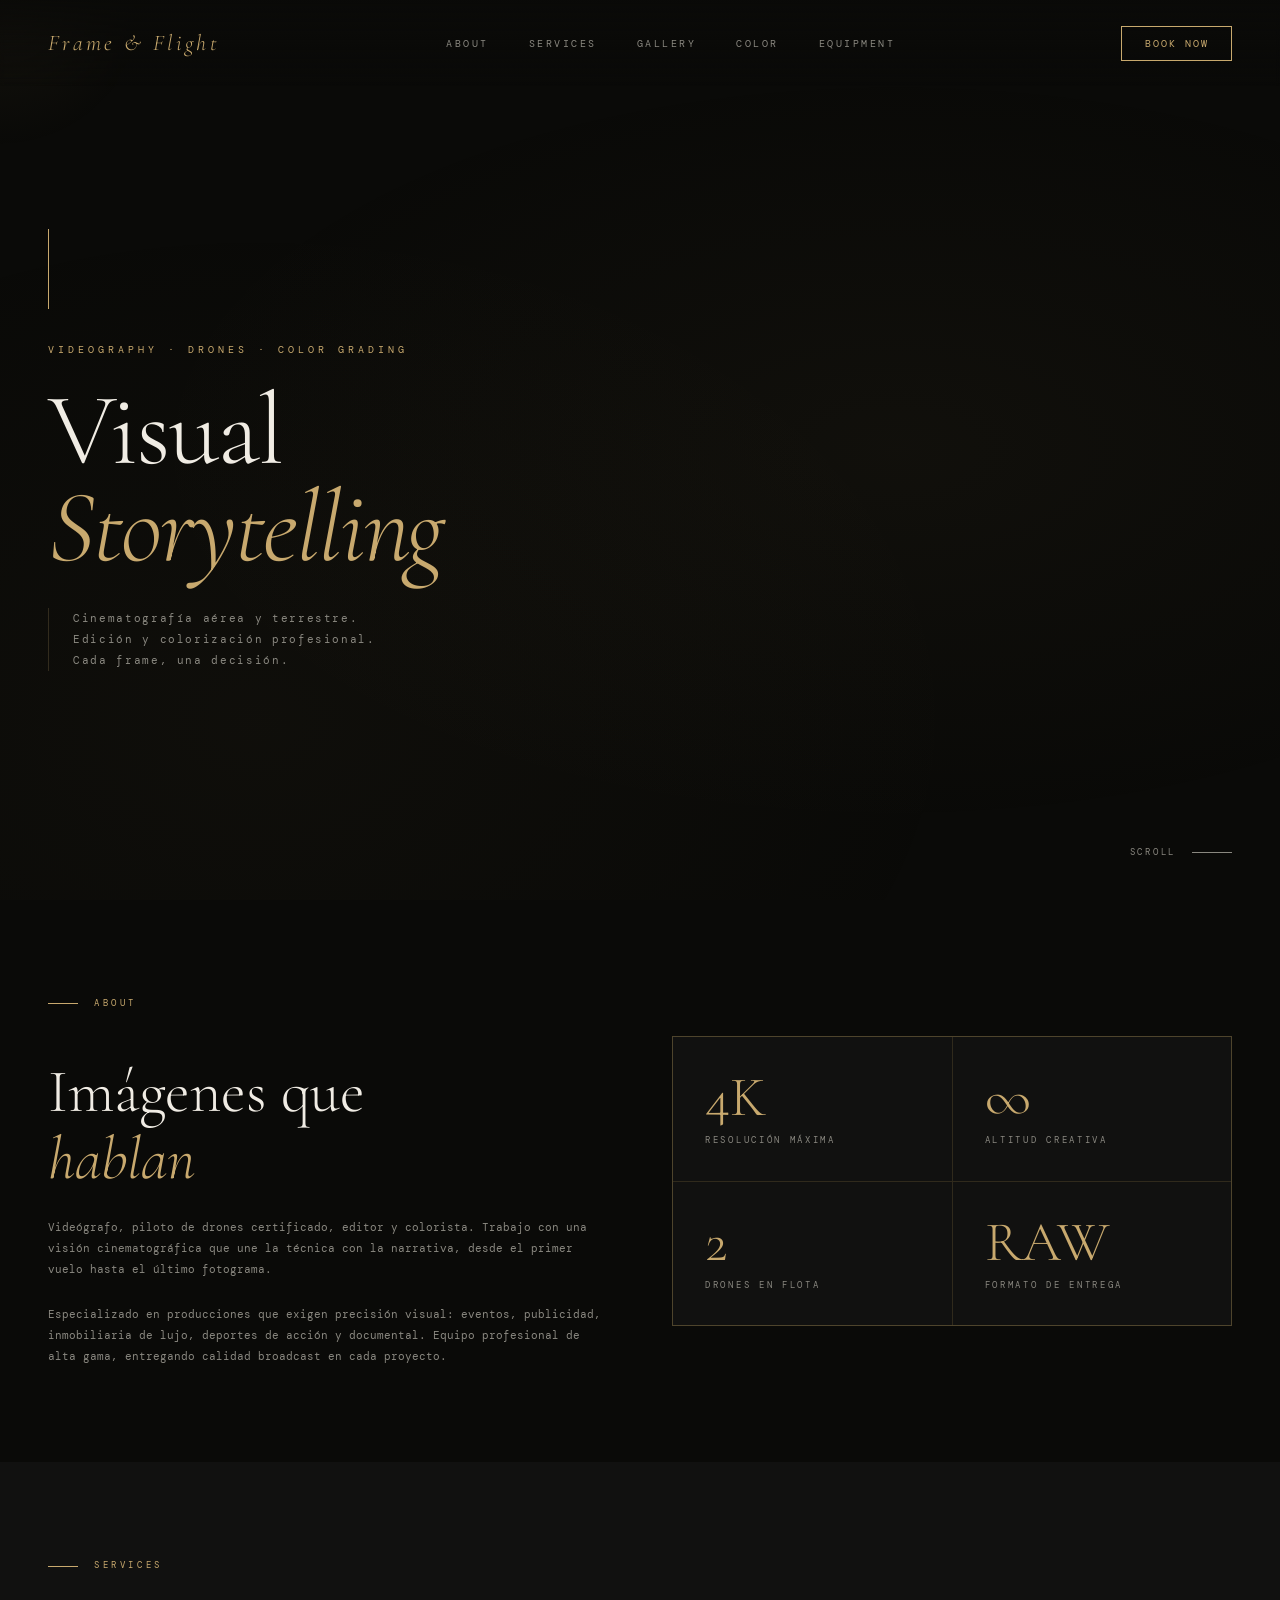
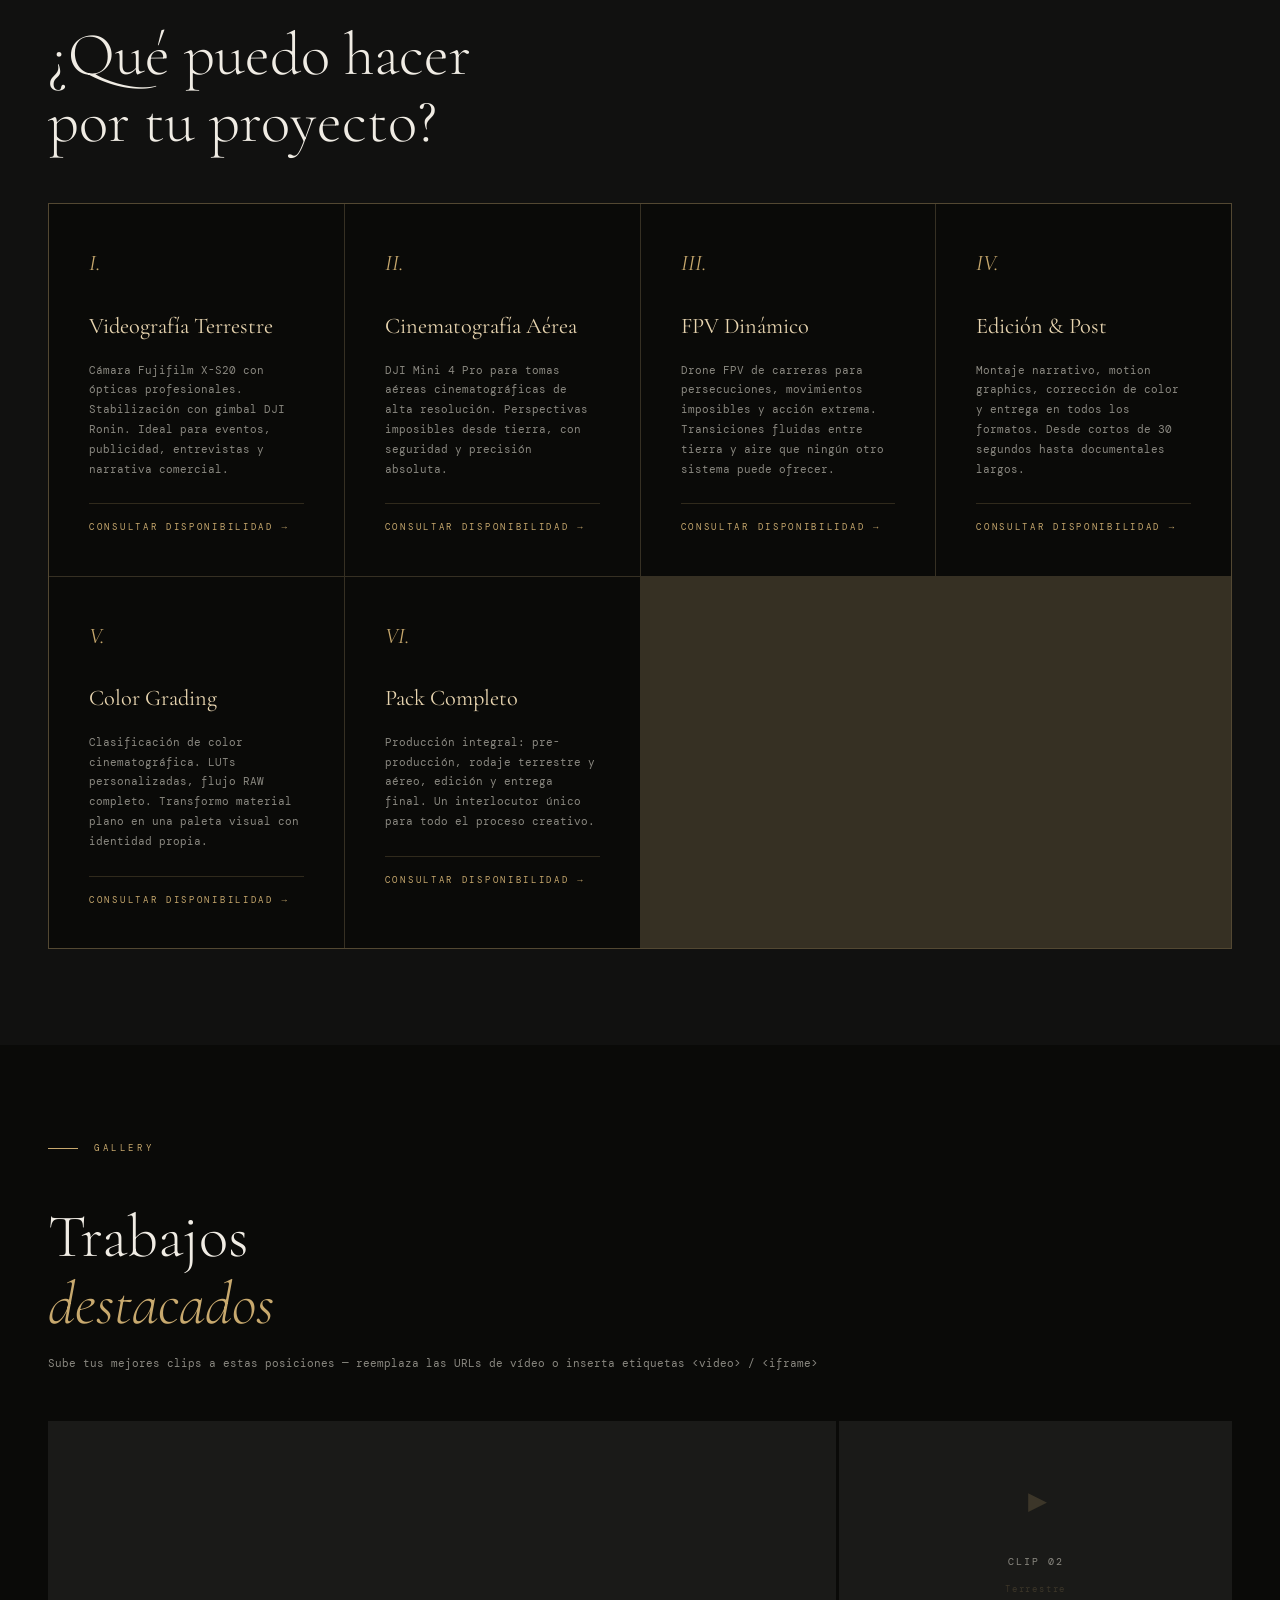
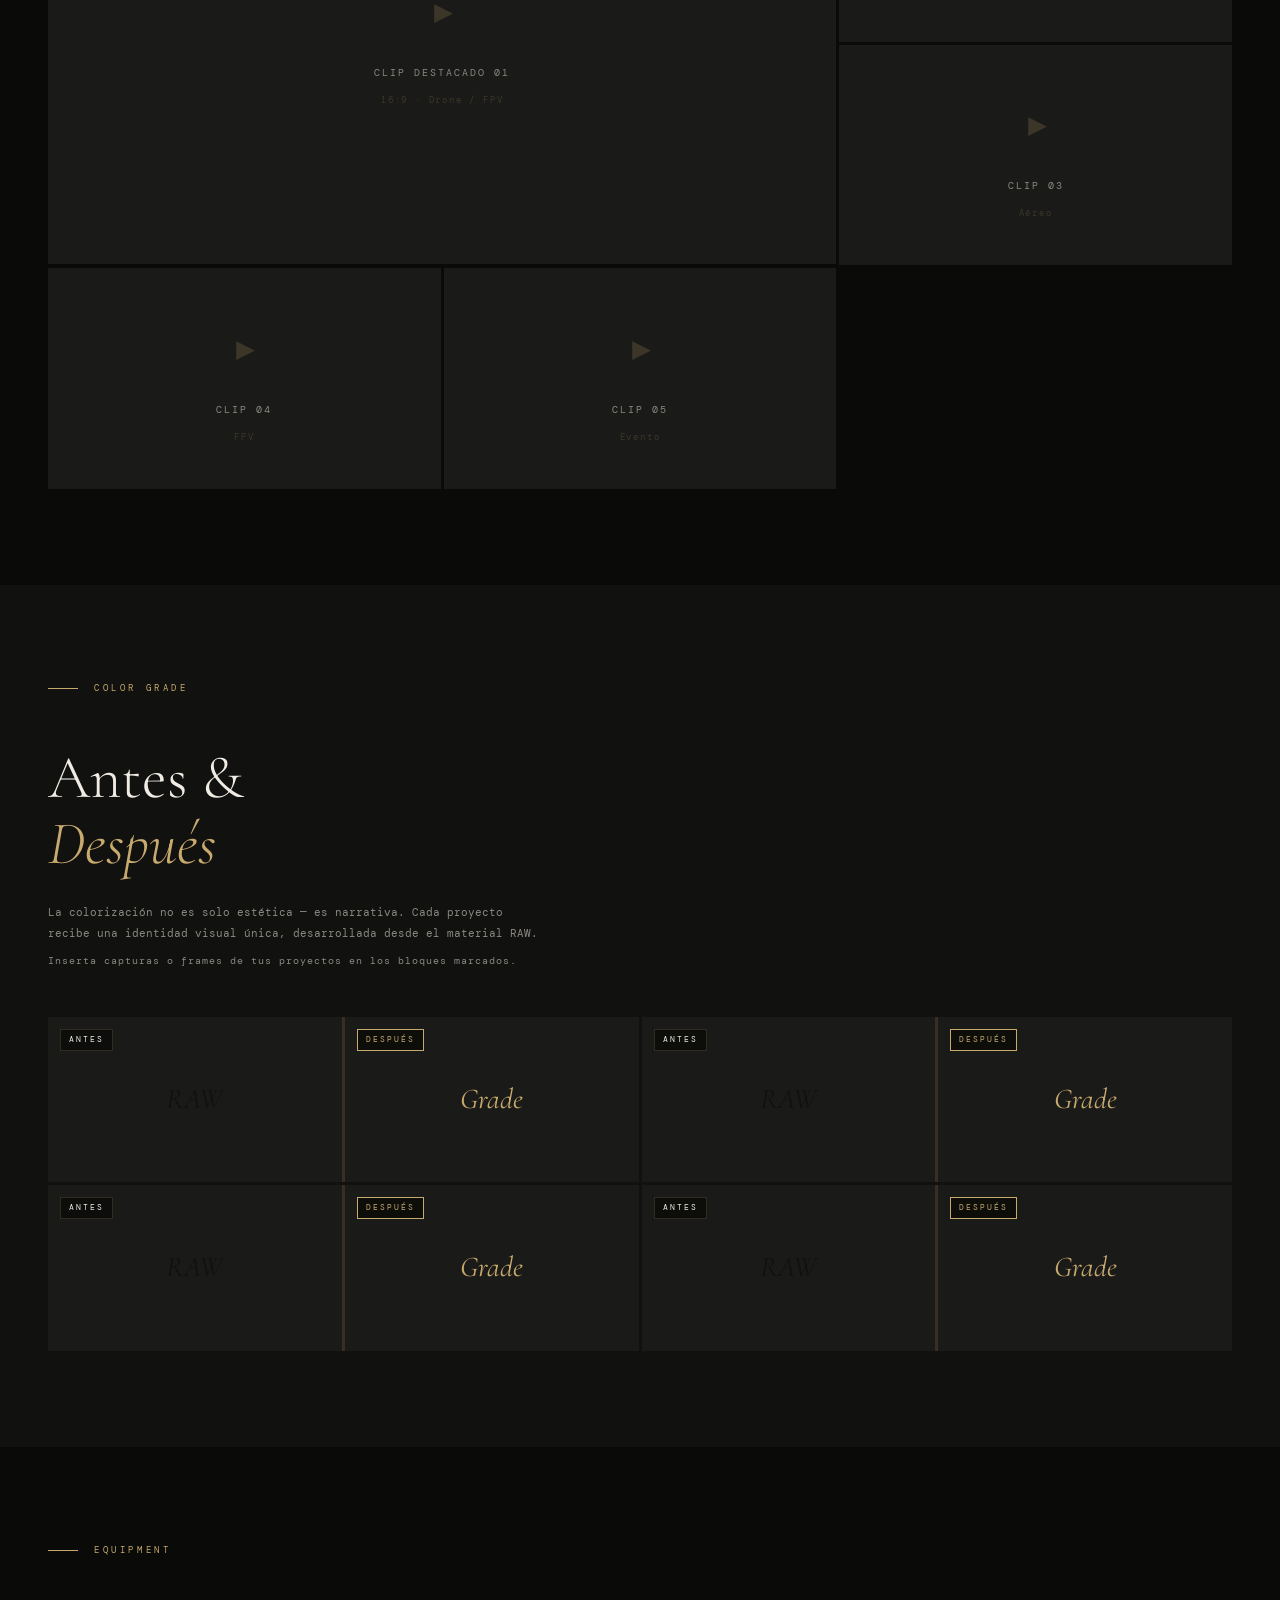
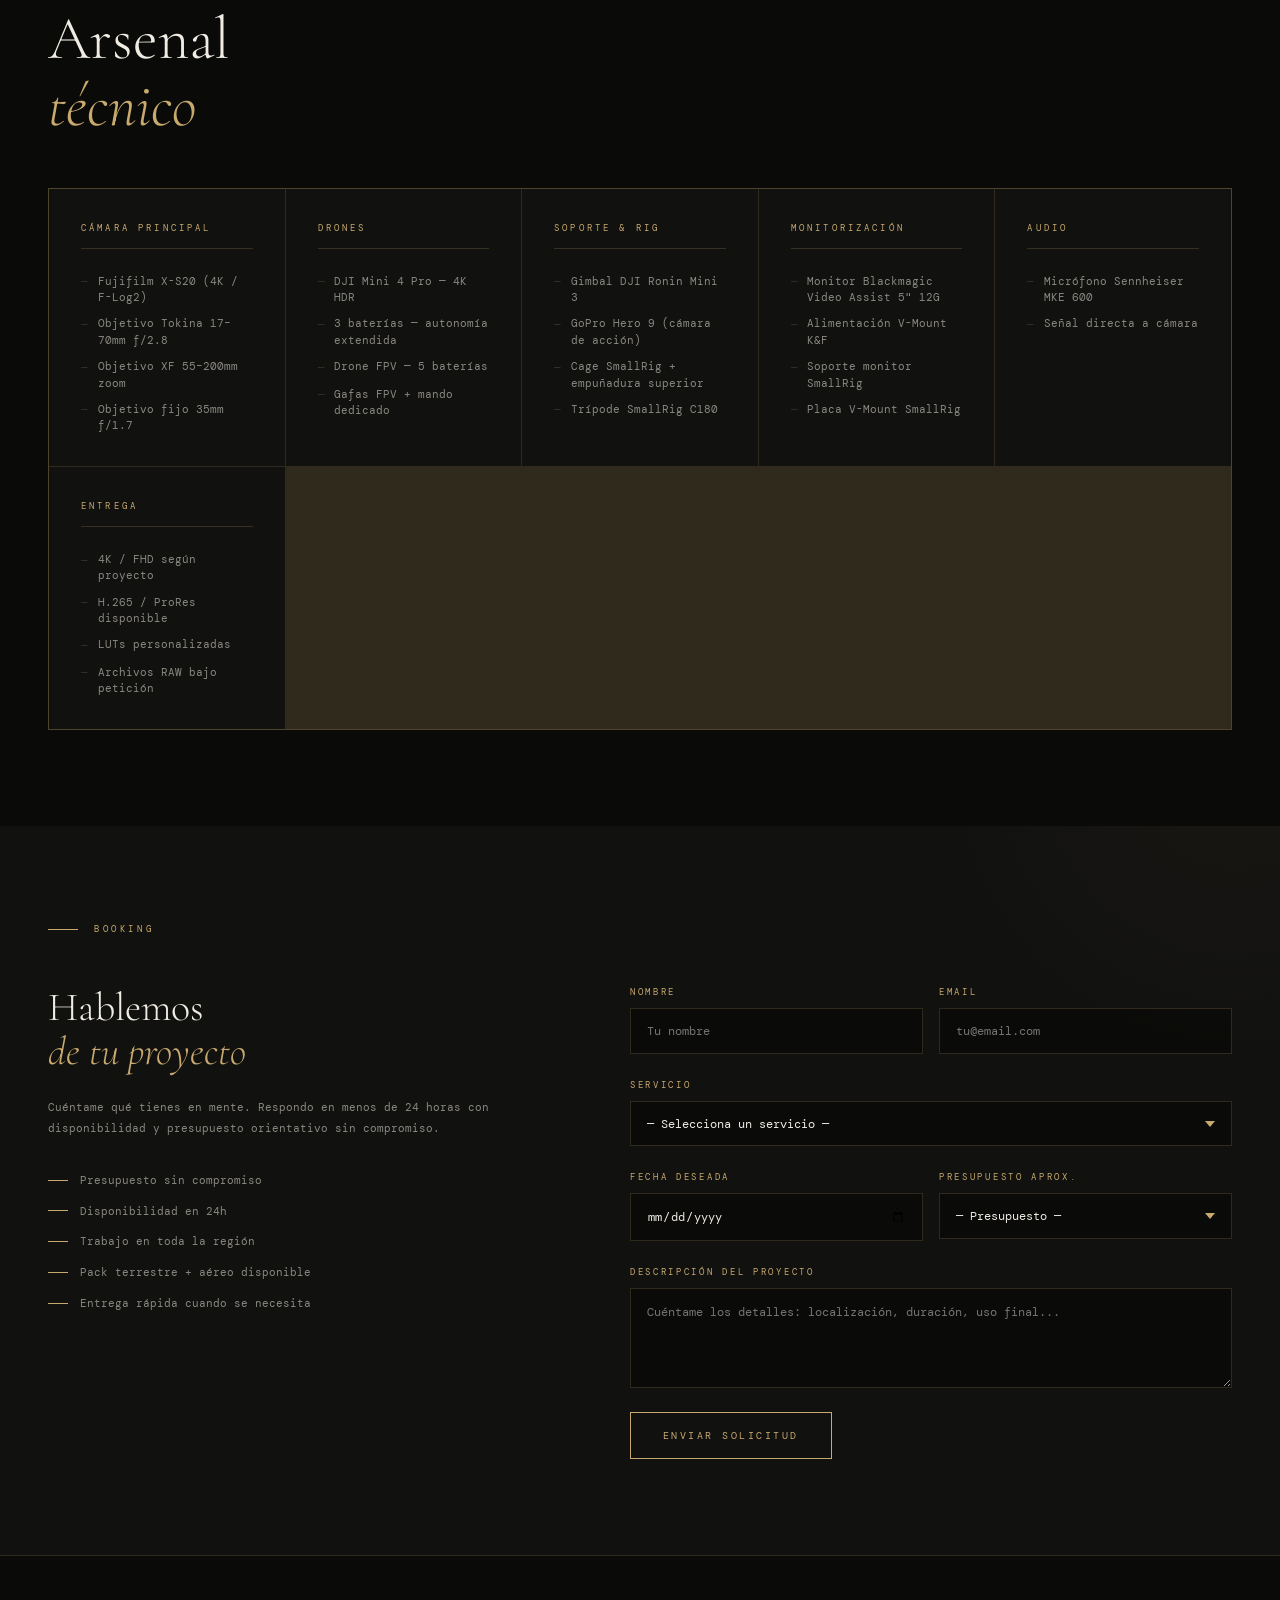
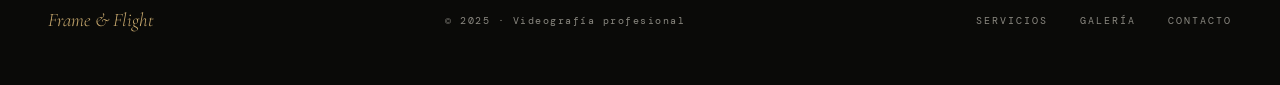
<file: portfolio.html>
<!DOCTYPE html>
<html lang="es">
<head>
<meta charset="UTF-8">
<meta name="viewport" content="width=device-width, initial-scale=1.0">
<title>Portfolio — Videografía & Drones</title>
<link rel="preconnect" href="https://fonts.googleapis.com">
<link href="https://fonts.googleapis.com/css2?family=Cormorant+Garamond:ital,wght@0,300;0,400;0,600;1,300;1,400&family=DM+Mono:wght@300;400&display=swap" rel="stylesheet">

<style>
  :root {
    --bg: #0a0a08;
    --surface: #111110;
    --surface2: #1a1a18;
    --accent: #c8a96e;
    --accent2: #e8d5b0;
    --text: #f0ece4;
    --muted: #8a8880;
    --border: rgba(200,169,110,0.2);
    --font-display: 'Cormorant Garamond', serif;
    --font-mono: 'DM Mono', monospace;
  }

  * { margin: 0; padding: 0; box-sizing: border-box; }

  html { scroll-behavior: smooth; }

  body {
    background: var(--bg);
    color: var(--text);
    font-family: var(--font-mono);
    font-size: 13px;
    line-height: 1.7;
    cursor: crosshair;
  }

  a { color: inherit; text-decoration: none; }

  /* NAV */
  nav {
    position: fixed;
    top: 0; left: 0; right: 0;
    z-index: 100;
    display: flex;
    justify-content: space-between;
    align-items: center;
    padding: 1.5rem 3rem;
    background: linear-gradient(to bottom, rgba(10,10,8,0.95), transparent);
    backdrop-filter: blur(2px);
  }

  .nav-logo {
    font-family: var(--font-display);
    font-size: 1.4rem;
    font-weight: 300;
    letter-spacing: 0.15em;
    color: var(--accent);
    font-style: italic;
  }

  .nav-links {
    display: flex;
    gap: 2.5rem;
    list-style: none;
  }

  .nav-links a {
    font-size: 10px;
    letter-spacing: 0.25em;
    text-transform: uppercase;
    color: var(--muted);
    transition: color 0.3s;
  }

  .nav-links a:hover { color: var(--accent); }

  .nav-cta {
    font-size: 10px;
    letter-spacing: 0.2em;
    text-transform: uppercase;
    border: 1px solid var(--accent);
    color: var(--accent);
    padding: 0.5rem 1.4rem;
    transition: all 0.3s;
    cursor: pointer;
  }

  .nav-cta:hover {
    background: var(--accent);
    color: var(--bg);
  }

  /* HERO */
  #hero {
    height: 100vh;
    display: flex;
    flex-direction: column;
    justify-content: center;
    align-items: flex-start;
    padding: 0 3rem;
    position: relative;
    overflow: hidden;
  }

  .hero-bg {
    position: absolute;
    inset: 0;
    background:
      radial-gradient(ellipse at 70% 50%, rgba(200,169,110,0.04) 0%, transparent 60%),
      radial-gradient(ellipse at 20% 80%, rgba(200,169,110,0.03) 0%, transparent 50%);
  }

  .hero-line {
    width: 1px;
    height: 80px;
    background: var(--accent);
    margin-bottom: 2rem;
    animation: growLine 1.5s ease forwards;
  }

  @keyframes growLine {
    from { height: 0; opacity: 0; }
    to { height: 80px; opacity: 1; }
  }

  .hero-eyebrow {
    font-size: 10px;
    letter-spacing: 0.4em;
    text-transform: uppercase;
    color: var(--accent);
    margin-bottom: 1.5rem;
    animation: fadeUp 1s ease 0.3s both;
  }

  .hero-title {
    font-family: var(--font-display);
    font-size: clamp(3.5rem, 8vw, 7rem);
    font-weight: 300;
    line-height: 0.95;
    letter-spacing: -0.02em;
    margin-bottom: 2rem;
    animation: fadeUp 1s ease 0.5s both;
  }

  .hero-title em {
    font-style: italic;
    color: var(--accent);
    display: block;
  }

  .hero-sub {
    color: var(--muted);
    font-size: 11px;
    letter-spacing: 0.15em;
    max-width: 340px;
    line-height: 1.9;
    animation: fadeUp 1s ease 0.7s both;
    border-left: 1px solid var(--border);
    padding-left: 1.5rem;
  }

  .hero-scroll {
    position: absolute;
    bottom: 2.5rem;
    right: 3rem;
    font-size: 9px;
    letter-spacing: 0.3em;
    text-transform: uppercase;
    color: var(--muted);
    display: flex;
    align-items: center;
    gap: 1rem;
    animation: fadeUp 1s ease 1s both;
  }

  .hero-scroll::after {
    content: '';
    display: block;
    width: 40px;
    height: 1px;
    background: var(--muted);
  }

  @keyframes fadeUp {
    from { opacity: 0; transform: translateY(20px); }
    to { opacity: 1; transform: translateY(0); }
  }

  /* SECTIONS */
  section {
    padding: 6rem 3rem;
  }

  .section-label {
    font-size: 9px;
    letter-spacing: 0.4em;
    text-transform: uppercase;
    color: var(--accent);
    margin-bottom: 3rem;
    display: flex;
    align-items: center;
    gap: 1rem;
  }

  .section-label::before {
    content: '';
    display: block;
    width: 30px;
    height: 1px;
    background: var(--accent);
  }

  .section-title {
    font-family: var(--font-display);
    font-size: clamp(2.2rem, 5vw, 3.8rem);
    font-weight: 300;
    line-height: 1.1;
    margin-bottom: 1.5rem;
  }

  /* ABOUT */
  #about {
    display: grid;
    grid-template-columns: 1fr 1fr;
    gap: 4rem;
    align-items: center;
  }

  .about-stats {
    display: grid;
    grid-template-columns: 1fr 1fr;
    gap: 1px;
    background: var(--border);
    border: 1px solid var(--border);
  }

  .stat {
    background: var(--surface);
    padding: 2rem;
  }

  .stat-num {
    font-family: var(--font-display);
    font-size: 3.5rem;
    font-weight: 300;
    color: var(--accent);
    line-height: 1;
    display: block;
  }

  .stat-label {
    font-size: 9px;
    letter-spacing: 0.3em;
    text-transform: uppercase;
    color: var(--muted);
    margin-top: 0.5rem;
    display: block;
  }

  /* SERVICES */
  #services {
    background: var(--surface);
  }

  .services-grid {
    display: grid;
    grid-template-columns: repeat(auto-fit, minmax(240px, 1fr));
    gap: 1px;
    background: var(--border);
    border: 1px solid var(--border);
    margin-top: 3rem;
  }

  .service-card {
    background: var(--bg);
    padding: 2.5rem;
    transition: background 0.3s;
    cursor: default;
  }

  .service-card:hover { background: var(--surface2); }

  .service-icon {
    font-size: 1.4rem;
    margin-bottom: 1.5rem;
    display: block;
    font-family: var(--font-display);
    color: var(--accent);
    font-style: italic;
  }

  .service-title {
    font-family: var(--font-display);
    font-size: 1.4rem;
    font-weight: 400;
    margin-bottom: 1rem;
    color: var(--accent2);
  }

  .service-desc {
    color: var(--muted);
    font-size: 11px;
    line-height: 1.8;
    margin-bottom: 1.5rem;
  }

  .service-price {
    font-size: 9px;
    letter-spacing: 0.3em;
    text-transform: uppercase;
    color: var(--accent);
    border-top: 1px solid var(--border);
    padding-top: 1rem;
  }

  /* GALLERY */
  #gallery .gallery-grid {
    display: grid;
    grid-template-columns: repeat(3, 1fr);
    gap: 3px;
    margin-top: 3rem;
  }

  .gallery-item {
    aspect-ratio: 16/9;
    background: var(--surface2);
    position: relative;
    overflow: hidden;
    cursor: pointer;
    group: true;
  }

  .gallery-item:first-child {
    grid-column: span 2;
    grid-row: span 2;
  }

  .gallery-placeholder {
    width: 100%;
    height: 100%;
    display: flex;
    flex-direction: column;
    align-items: center;
    justify-content: center;
    gap: 0.75rem;
    background: var(--surface2);
    transition: transform 0.5s ease;
  }

  .gallery-item:hover .gallery-placeholder {
    transform: scale(1.03);
  }

  .gallery-placeholder video {
    width: 100%;
    height: 100%;
    object-fit: cover;
    position: absolute;
    inset: 0;
  }

  .gallery-overlay {
    position: absolute;
    inset: 0;
    background: linear-gradient(to top, rgba(10,10,8,0.8) 0%, transparent 50%);
    display: flex;
    align-items: flex-end;
    padding: 1.5rem;
    opacity: 0;
    transition: opacity 0.3s;
  }

  .gallery-item:hover .gallery-overlay { opacity: 1; }

  .gallery-label {
    font-size: 9px;
    letter-spacing: 0.25em;
    text-transform: uppercase;
    color: var(--accent);
  }

  .gallery-empty {
    color: var(--muted);
    font-size: 10px;
    letter-spacing: 0.2em;
    text-transform: uppercase;
    text-align: center;
  }

  .gallery-empty-icon {
    font-family: var(--font-display);
    font-size: 2.5rem;
    color: var(--border);
    display: block;
    margin-bottom: 0.5rem;
    font-style: italic;
  }

  /* COLOR GRADE */
  #colorgrade {
    background: var(--surface);
  }

  .compare-grid {
    display: grid;
    grid-template-columns: 1fr 1fr;
    gap: 3px;
    margin-top: 3rem;
  }

  .compare-pair {
    background: var(--border);
    display: grid;
    grid-template-columns: 1fr 1fr;
    gap: 3px;
  }

  .compare-frame {
    aspect-ratio: 16/9;
    background: var(--surface2);
    position: relative;
    display: flex;
    align-items: center;
    justify-content: center;
    overflow: hidden;
  }

  .compare-badge {
    position: absolute;
    top: 0.75rem;
    left: 0.75rem;
    font-size: 8px;
    letter-spacing: 0.25em;
    text-transform: uppercase;
    padding: 3px 8px;
    background: rgba(10,10,8,0.8);
    border: 1px solid var(--border);
  }

  .compare-badge.after { border-color: var(--accent); color: var(--accent); }

  .frame-icon {
    font-family: var(--font-display);
    font-size: 1.8rem;
    font-style: italic;
    color: var(--surface);
  }

  /* EQUIPMENT */
  #equipment {
    background: var(--bg);
  }

  .equipment-grid {
    display: grid;
    grid-template-columns: repeat(auto-fit, minmax(200px, 1fr));
    gap: 1px;
    background: var(--border);
    border: 1px solid var(--border);
    margin-top: 3rem;
  }

  .equip-category {
    background: var(--surface);
    padding: 2rem;
  }

  .equip-cat-title {
    font-size: 9px;
    letter-spacing: 0.35em;
    text-transform: uppercase;
    color: var(--accent);
    margin-bottom: 1.5rem;
    padding-bottom: 0.75rem;
    border-bottom: 1px solid var(--border);
  }

  .equip-list {
    list-style: none;
    display: flex;
    flex-direction: column;
    gap: 0.6rem;
  }

  .equip-list li {
    font-size: 11px;
    color: var(--muted);
    display: flex;
    align-items: flex-start;
    gap: 0.6rem;
    line-height: 1.5;
  }

  .equip-list li::before {
    content: '—';
    color: var(--border);
    flex-shrink: 0;
    margin-top: 0.1rem;
  }

  /* BOOKING */
  #booking {
    background: var(--surface);
    position: relative;
    overflow: hidden;
  }

  #booking::before {
    content: '';
    position: absolute;
    top: -50%;
    right: -20%;
    width: 600px;
    height: 600px;
    border-radius: 50%;
    background: radial-gradient(circle, rgba(200,169,110,0.04) 0%, transparent 70%);
    pointer-events: none;
  }

  .booking-layout {
    display: grid;
    grid-template-columns: 1fr 1.2fr;
    gap: 5rem;
    align-items: start;
  }

  .booking-info p {
    color: var(--muted);
    font-size: 11px;
    line-height: 1.9;
    margin-bottom: 2rem;
  }

  .booking-info ul {
    list-style: none;
    display: flex;
    flex-direction: column;
    gap: 0.75rem;
  }

  .booking-info li {
    font-size: 11px;
    color: var(--muted);
    display: flex;
    align-items: center;
    gap: 0.75rem;
  }

  .booking-info li::before {
    content: '';
    width: 20px;
    height: 1px;
    background: var(--accent);
    flex-shrink: 0;
  }

  .booking-form {
    display: flex;
    flex-direction: column;
    gap: 1.5rem;
  }

  .form-group {
    display: flex;
    flex-direction: column;
    gap: 0.5rem;
  }

  .form-group label {
    font-size: 9px;
    letter-spacing: 0.3em;
    text-transform: uppercase;
    color: var(--accent);
  }

  .form-group input,
  .form-group select,
  .form-group textarea {
    background: var(--bg);
    border: 1px solid var(--border);
    color: var(--text);
    padding: 0.85rem 1rem;
    font-family: var(--font-mono);
    font-size: 12px;
    outline: none;
    transition: border-color 0.3s;
    appearance: none;
    -webkit-appearance: none;
  }

  .form-group select {
    background-image: url("data:image/svg+xml,%3Csvg xmlns='http://www.w3.org/2000/svg' width='10' height='6' viewBox='0 0 10 6'%3E%3Cpath d='M0 0l5 6 5-6z' fill='%23c8a96e'/%3E%3C/svg%3E");
    background-repeat: no-repeat;
    background-position: right 1rem center;
    padding-right: 2.5rem;
  }

  .form-group select option {
    background: var(--bg);
    color: var(--text);
  }

  .form-group input:focus,
  .form-group select:focus,
  .form-group textarea:focus {
    border-color: var(--accent);
  }

  .form-group textarea {
    resize: vertical;
    min-height: 100px;
    line-height: 1.7;
  }

  .form-row {
    display: grid;
    grid-template-columns: 1fr 1fr;
    gap: 1rem;
  }

  .btn-submit {
    background: transparent;
    border: 1px solid var(--accent);
    color: var(--accent);
    padding: 1rem 2rem;
    font-family: var(--font-mono);
    font-size: 10px;
    letter-spacing: 0.25em;
    text-transform: uppercase;
    cursor: pointer;
    transition: all 0.3s;
    align-self: flex-start;
  }

  .btn-submit:hover {
    background: var(--accent);
    color: var(--bg);
  }

  /* FOOTER */
  footer {
    padding: 3rem;
    border-top: 1px solid var(--border);
    display: flex;
    justify-content: space-between;
    align-items: center;
  }

  footer .foot-logo {
    font-family: var(--font-display);
    font-size: 1.2rem;
    font-weight: 300;
    font-style: italic;
    color: var(--accent);
  }

  footer p {
    font-size: 10px;
    color: var(--muted);
    letter-spacing: 0.15em;
  }

  footer nav {
    position: static;
    padding: 0;
    background: transparent;
    backdrop-filter: none;
    gap: 2rem;
  }

  footer nav a {
    font-size: 10px;
    letter-spacing: 0.2em;
    text-transform: uppercase;
    color: var(--muted);
    transition: color 0.3s;
  }

  footer nav a:hover { color: var(--accent); }

  /* MODAL */
  .modal-overlay {
    display: none;
    position: fixed;
    inset: 0;
    background: rgba(10,10,8,0.92);
    z-index: 200;
    align-items: center;
    justify-content: center;
    backdrop-filter: blur(4px);
  }

  .modal-overlay.open { display: flex; }

  .modal {
    background: var(--surface);
    border: 1px solid var(--border);
    max-width: 480px;
    width: 90%;
    padding: 3rem;
    position: relative;
    animation: fadeUp 0.3s ease;
  }

  .modal h3 {
    font-family: var(--font-display);
    font-size: 1.8rem;
    font-weight: 300;
    color: var(--accent2);
    margin-bottom: 0.75rem;
  }

  .modal p {
    color: var(--muted);
    font-size: 11px;
    line-height: 1.8;
    margin-bottom: 2rem;
  }

  .modal-close {
    position: absolute;
    top: 1.5rem;
    right: 1.5rem;
    background: none;
    border: none;
    color: var(--muted);
    font-size: 1.2rem;
    cursor: pointer;
    font-family: var(--font-mono);
    transition: color 0.3s;
  }

  .modal-close:hover { color: var(--accent); }

  .success-msg {
    display: none;
    align-items: center;
    gap: 1rem;
    padding: 1rem 1.25rem;
    border: 1px solid var(--accent);
    font-size: 11px;
    color: var(--accent);
    letter-spacing: 0.1em;
    margin-top: 1rem;
  }

  .success-msg.show { display: flex; }

  /* RESPONSIVE */
  @media (max-width: 900px) {
    nav { padding: 1.25rem 1.5rem; }
    .nav-links { display: none; }
    section { padding: 4rem 1.5rem; }
    #about { grid-template-columns: 1fr; }
    .gallery-grid { grid-template-columns: 1fr 1fr !important; }
    .gallery-item:first-child { grid-column: span 2; grid-row: span 1; }
    .compare-grid { grid-template-columns: 1fr; }
    .booking-layout { grid-template-columns: 1fr; gap: 3rem; }
    .form-row { grid-template-columns: 1fr; }
    footer { flex-direction: column; gap: 1.5rem; text-align: center; }
  }

  /* CURSOR GLOW */
  .cursor-glow {
    position: fixed;
    width: 300px;
    height: 300px;
    background: radial-gradient(circle, rgba(200,169,110,0.06) 0%, transparent 70%);
    border-radius: 50%;
    pointer-events: none;
    transform: translate(-50%, -50%);
    z-index: 0;
    transition: opacity 0.3s;
  }
</style>
</head>
<body>

<div class="cursor-glow" id="cursorGlow"></div>

<!-- NAV -->
<nav>
  <div class="nav-logo">Frame & Flight</div>
  <ul class="nav-links">
    <li><a href="#about">About</a></li>
    <li><a href="#services">Services</a></li>
    <li><a href="#gallery">Gallery</a></li>
    <li><a href="#colorgrade">Color</a></li>
    <li><a href="#equipment">Equipment</a></li>
  </ul>
  <a href="#booking" class="nav-cta">Book Now</a>
</nav>

<!-- HERO -->
<section id="hero">
  <div class="hero-bg"></div>
  <div class="hero-line"></div>
  <div class="hero-eyebrow">Videography · Drones · Color Grading</div>
  <h1 class="hero-title">
    Visual<br>
    <em>Storytelling</em>
  </h1>
  <p class="hero-sub">
    Cinematografía aérea y terrestre.<br>
    Edición y colorización profesional.<br>
    Cada frame, una decisión.
  </p>
  <div class="hero-scroll">Scroll</div>
</section>

<!-- ABOUT -->
<section id="about">
  <div>
    <div class="section-label">About</div>
    <h2 class="section-title">Imágenes que<br><em style="font-style:italic; color:var(--accent)">hablan</em></h2>
    <p style="color:var(--muted); font-size:11px; line-height:1.9; margin-bottom:1.5rem;">
      Videógrafo, piloto de drones certificado, editor y colorista. Trabajo con una visión cinematográfica que une la técnica con la narrativa, desde el primer vuelo hasta el último fotograma.
    </p>
    <p style="color:var(--muted); font-size:11px; line-height:1.9;">
      Especializado en producciones que exigen precisión visual: eventos, publicidad, inmobiliaria de lujo, deportes de acción y documental. Equipo profesional de alta gama, entregando calidad broadcast en cada proyecto.
    </p>
  </div>
  <div class="about-stats">
    <div class="stat">
      <span class="stat-num">4K</span>
      <span class="stat-label">Resolución máxima</span>
    </div>
    <div class="stat">
      <span class="stat-num">∞</span>
      <span class="stat-label">Altitud creativa</span>
    </div>
    <div class="stat">
      <span class="stat-num">2</span>
      <span class="stat-label">Drones en flota</span>
    </div>
    <div class="stat">
      <span class="stat-num">RAW</span>
      <span class="stat-label">Formato de entrega</span>
    </div>
  </div>
</section>

<!-- SERVICES -->
<section id="services">
  <div class="section-label">Services</div>
  <h2 class="section-title">¿Qué puedo hacer<br>por tu proyecto?</h2>

  <div class="services-grid">
    <div class="service-card">
      <span class="service-icon">I.</span>
      <div class="service-title">Videografía Terrestre</div>
      <p class="service-desc">Cámara Fujifilm X-S20 con ópticas profesionales. Stabilización con gimbal DJI Ronin. Ideal para eventos, publicidad, entrevistas y narrativa comercial.</p>
      <div class="service-price">Consultar disponibilidad →</div>
    </div>
    <div class="service-card">
      <span class="service-icon">II.</span>
      <div class="service-title">Cinematografía Aérea</div>
      <p class="service-desc">DJI Mini 4 Pro para tomas aéreas cinematográficas de alta resolución. Perspectivas imposibles desde tierra, con seguridad y precisión absoluta.</p>
      <div class="service-price">Consultar disponibilidad →</div>
    </div>
    <div class="service-card">
      <span class="service-icon">III.</span>
      <div class="service-title">FPV Dinámico</div>
      <p class="service-desc">Drone FPV de carreras para persecuciones, movimientos imposibles y acción extrema. Transiciones fluidas entre tierra y aire que ningún otro sistema puede ofrecer.</p>
      <div class="service-price">Consultar disponibilidad →</div>
    </div>
    <div class="service-card">
      <span class="service-icon">IV.</span>
      <div class="service-title">Edición & Post</div>
      <p class="service-desc">Montaje narrativo, motion graphics, corrección de color y entrega en todos los formatos. Desde cortos de 30 segundos hasta documentales largos.</p>
      <div class="service-price">Consultar disponibilidad →</div>
    </div>
    <div class="service-card">
      <span class="service-icon">V.</span>
      <div class="service-title">Color Grading</div>
      <p class="service-desc">Clasificación de color cinematográfica. LUTs personalizadas, flujo RAW completo. Transformo material plano en una paleta visual con identidad propia.</p>
      <div class="service-price">Consultar disponibilidad →</div>
    </div>
    <div class="service-card">
      <span class="service-icon">VI.</span>
      <div class="service-title">Pack Completo</div>
      <p class="service-desc">Producción integral: pre-producción, rodaje terrestre y aéreo, edición y entrega final. Un interlocutor único para todo el proceso creativo.</p>
      <div class="service-price">Consultar disponibilidad →</div>
    </div>
  </div>
</section>

<!-- GALLERY -->
<section id="gallery">
  <div class="section-label">Gallery</div>
  <h2 class="section-title">Trabajos<br><em style="font-style:italic; color:var(--accent)">destacados</em></h2>
  <p style="color:var(--muted); font-size:11px; margin-bottom:0; margin-top:-0.5rem;">Sube tus mejores clips a estas posiciones — reemplaza las URLs de vídeo o inserta etiquetas &lt;video&gt; / &lt;iframe&gt;</p>

  <div class="gallery-grid">
    <div class="gallery-item">
      <div class="gallery-placeholder">
        <span class="gallery-empty-icon">▶</span>
        <span class="gallery-empty">Clip destacado 01</span>
        <span style="font-size:9px; color:var(--border); letter-spacing:0.2em;">16:9 · Drone / FPV</span>
      </div>
      <div class="gallery-overlay"><span class="gallery-label">Título del proyecto</span></div>
    </div>
    <div class="gallery-item">
      <div class="gallery-placeholder">
        <span class="gallery-empty-icon">▶</span>
        <span class="gallery-empty">Clip 02</span>
        <span style="font-size:9px; color:var(--border); letter-spacing:0.2em;">Terrestre</span>
      </div>
      <div class="gallery-overlay"><span class="gallery-label">Título del proyecto</span></div>
    </div>
    <div class="gallery-item">
      <div class="gallery-placeholder">
        <span class="gallery-empty-icon">▶</span>
        <span class="gallery-empty">Clip 03</span>
        <span style="font-size:9px; color:var(--border); letter-spacing:0.2em;">Aéreo</span>
      </div>
      <div class="gallery-overlay"><span class="gallery-label">Título del proyecto</span></div>
    </div>
    <div class="gallery-item">
      <div class="gallery-placeholder">
        <span class="gallery-empty-icon">▶</span>
        <span class="gallery-empty">Clip 04</span>
        <span style="font-size:9px; color:var(--border); letter-spacing:0.2em;">FPV</span>
      </div>
      <div class="gallery-overlay"><span class="gallery-label">Título del proyecto</span></div>
    </div>
    <div class="gallery-item">
      <div class="gallery-placeholder">
        <span class="gallery-empty-icon">▶</span>
        <span class="gallery-empty">Clip 05</span>
        <span style="font-size:9px; color:var(--border); letter-spacing:0.2em;">Evento</span>
      </div>
      <div class="gallery-overlay"><span class="gallery-label">Título del proyecto</span></div>
    </div>
  </div>
</section>

<!-- COLOR GRADE -->
<section id="colorgrade">
  <div class="section-label">Color Grade</div>
  <h2 class="section-title">Antes &<br><em style="font-style:italic; color:var(--accent)">Después</em></h2>
  <p style="color:var(--muted); font-size:11px; line-height:1.9; margin-bottom:0.5rem; max-width:500px;">
    La colorización no es solo estética — es narrativa. Cada proyecto recibe una identidad visual única, desarrollada desde el material RAW.
  </p>
  <p style="color:var(--muted); font-size:10px; letter-spacing:0.1em; margin-bottom:0;">Inserta capturas o frames de tus proyectos en los bloques marcados.</p>

  <div class="compare-grid">
    <div class="compare-pair">
      <div class="compare-frame">
        <span class="frame-icon">RAW</span>
        <span class="compare-badge">Antes</span>
      </div>
      <div class="compare-frame">
        <span class="frame-icon" style="color:var(--accent);">Grade</span>
        <span class="compare-badge after">Después</span>
      </div>
    </div>
    <div class="compare-pair">
      <div class="compare-frame">
        <span class="frame-icon">RAW</span>
        <span class="compare-badge">Antes</span>
      </div>
      <div class="compare-frame">
        <span class="frame-icon" style="color:var(--accent);">Grade</span>
        <span class="compare-badge after">Después</span>
      </div>
    </div>
    <div class="compare-pair">
      <div class="compare-frame">
        <span class="frame-icon">RAW</span>
        <span class="compare-badge">Antes</span>
      </div>
      <div class="compare-frame">
        <span class="frame-icon" style="color:var(--accent);">Grade</span>
        <span class="compare-badge after">Después</span>
      </div>
    </div>
    <div class="compare-pair">
      <div class="compare-frame">
        <span class="frame-icon">RAW</span>
        <span class="compare-badge">Antes</span>
      </div>
      <div class="compare-frame">
        <span class="frame-icon" style="color:var(--accent);">Grade</span>
        <span class="compare-badge after">Después</span>
      </div>
    </div>
  </div>
</section>

<!-- EQUIPMENT -->
<section id="equipment">
  <div class="section-label">Equipment</div>
  <h2 class="section-title">Arsenal<br><em style="font-style:italic; color:var(--accent)">técnico</em></h2>

  <div class="equipment-grid">
    <div class="equip-category">
      <div class="equip-cat-title">Cámara Principal</div>
      <ul class="equip-list">
        <li>Fujifilm X-S20 (4K / F-Log2)</li>
        <li>Objetivo Tokina 17–70mm f/2.8</li>
        <li>Objetivo XF 55–200mm zoom</li>
        <li>Objetivo fijo 35mm f/1.7</li>
      </ul>
    </div>
    <div class="equip-category">
      <div class="equip-cat-title">Drones</div>
      <ul class="equip-list">
        <li>DJI Mini 4 Pro — 4K HDR</li>
        <li>3 baterías — autonomía extendida</li>
        <li>Drone FPV — 5 baterías</li>
        <li>Gafas FPV + mando dedicado</li>
      </ul>
    </div>
    <div class="equip-category">
      <div class="equip-cat-title">Soporte & Rig</div>
      <ul class="equip-list">
        <li>Gimbal DJI Ronin Mini 3</li>
        <li>GoPro Hero 9 (cámara de acción)</li>
        <li>Cage SmallRig + empuñadura superior</li>
        <li>Trípode SmallRig C180</li>
      </ul>
    </div>
    <div class="equip-category">
      <div class="equip-cat-title">Monitorización</div>
      <ul class="equip-list">
        <li>Monitor Blackmagic Video Assist 5" 12G</li>
        <li>Alimentación V-Mount K&F</li>
        <li>Soporte monitor SmallRig</li>
        <li>Placa V-Mount SmallRig</li>
      </ul>
    </div>
    <div class="equip-category">
      <div class="equip-cat-title">Audio</div>
      <ul class="equip-list">
        <li>Micrófono Sennheiser MKE 600</li>
        <li>Señal directa a cámara</li>
      </ul>
    </div>
    <div class="equip-category">
      <div class="equip-cat-title">Entrega</div>
      <ul class="equip-list">
        <li>4K / FHD según proyecto</li>
        <li>H.265 / ProRes disponible</li>
        <li>LUTs personalizadas</li>
        <li>Archivos RAW bajo petición</li>
      </ul>
    </div>
  </div>
</section>

<!-- BOOKING -->
<section id="booking">
  <div class="section-label">Booking</div>
  <div class="booking-layout">
    <div class="booking-info">
      <h2 class="section-title" style="font-size:2.5rem;">Hablemos<br><em style="font-style:italic; color:var(--accent)">de tu proyecto</em></h2>
      <p>Cuéntame qué tienes en mente. Respondo en menos de 24 horas con disponibilidad y presupuesto orientativo sin compromiso.</p>
      <ul>
        <li>Presupuesto sin compromiso</li>
        <li>Disponibilidad en 24h</li>
        <li>Trabajo en toda la región</li>
        <li>Pack terrestre + aéreo disponible</li>
        <li>Entrega rápida cuando se necesita</li>
      </ul>
    </div>
    <div class="booking-form" id="bookingForm">
      <div class="form-row">
        <div class="form-group">
          <label>Nombre</label>
          <input type="text" placeholder="Tu nombre" id="f-name">
        </div>
        <div class="form-group">
          <label>Email</label>
          <input type="email" placeholder="tu@email.com" id="f-email">
        </div>
      </div>
      <div class="form-group">
        <label>Servicio</label>
        <select id="f-service">
          <option value="">— Selecciona un servicio —</option>
          <option>Videografía Terrestre</option>
          <option>Cinematografía Aérea (Mini 4 Pro)</option>
          <option>FPV Dinámico</option>
          <option>Edición & Post-producción</option>
          <option>Color Grading</option>
          <option>Pack Producción Completa</option>
        </select>
      </div>
      <div class="form-row">
        <div class="form-group">
          <label>Fecha deseada</label>
          <input type="date" id="f-date">
        </div>
        <div class="form-group">
          <label>Presupuesto aprox.</label>
          <select id="f-budget">
            <option value="">— Presupuesto —</option>
            <option>< 500 €</option>
            <option>500 – 1.000 €</option>
            <option>1.000 – 2.500 €</option>
            <option>2.500 – 5.000 €</option>
            <option>> 5.000 €</option>
          </select>
        </div>
      </div>
      <div class="form-group">
        <label>Descripción del proyecto</label>
        <textarea placeholder="Cuéntame los detalles: localización, duración, uso final..." id="f-msg"></textarea>
      </div>
      <button class="btn-submit" onclick="submitForm()">Enviar solicitud</button>
      <div class="success-msg" id="successMsg">
        <span style="color:var(--accent); font-size:1.2rem; font-family:var(--font-display); font-style:italic;">✓</span>
        Solicitud enviada — te respondo en menos de 24 horas.
      </div>
    </div>
  </div>
</section>

<!-- FOOTER -->
<footer>
  <div class="foot-logo">Frame & Flight</div>
  <p>© 2025 · Videografía profesional</p>
  <nav>
    <a href="#services">Servicios</a>
    <a href="#gallery">Galería</a>
    <a href="#booking">Contacto</a>
  </nav>
</footer>

<!-- MODAL -->
<div class="modal-overlay" id="modal">
  <div class="modal">
    <button class="modal-close" onclick="closeModal()">✕</button>
    <h3>Reserva enviada</h3>
    <p>Gracias por contactar. Revisaré tu solicitud y te responderé con disponibilidad y presupuesto orientativo en menos de 24 horas.</p>
    <button class="btn-submit" onclick="closeModal()">Cerrar</button>
  </div>
</div>

<script>
  document.addEventListener('mousemove', (e) => {
    const glow = document.getElementById('cursorGlow');
    glow.style.left = e.clientX + 'px';
    glow.style.top = e.clientY + 'px';
  });

  function submitForm() {
    const name = document.getElementById('f-name').value.trim();
    const email = document.getElementById('f-email').value.trim();
    const service = document.getElementById('f-service').value;

    if (!name || !email || !service) {
      alert('Por favor completa los campos obligatorios: nombre, email y servicio.');
      return;
    }

    document.getElementById('successMsg').classList.add('show');
    document.getElementById('modal').classList.add('open');
    document.getElementById('bookingForm').reset();
    document.getElementById('successMsg').classList.remove('show');
  }

  function closeModal() {
    document.getElementById('modal').classList.remove('open');
  }

  document.getElementById('modal').addEventListener('click', function(e) {
    if (e.target === this) closeModal();
  });

  const observer = new IntersectionObserver((entries) => {
    entries.forEach(entry => {
      if (entry.isIntersecting) {
        entry.target.style.opacity = '1';
        entry.target.style.transform = 'translateY(0)';
      }
    });
  }, { threshold: 0.1 });

  document.querySelectorAll('.service-card, .equip-category, .stat').forEach(el => {
    el.style.opacity = '0';
    el.style.transform = 'translateY(20px)';
    el.style.transition = 'opacity 0.6s ease, transform 0.6s ease';
    observer.observe(el);
  });
</script>
</body>
</html>
</file>
